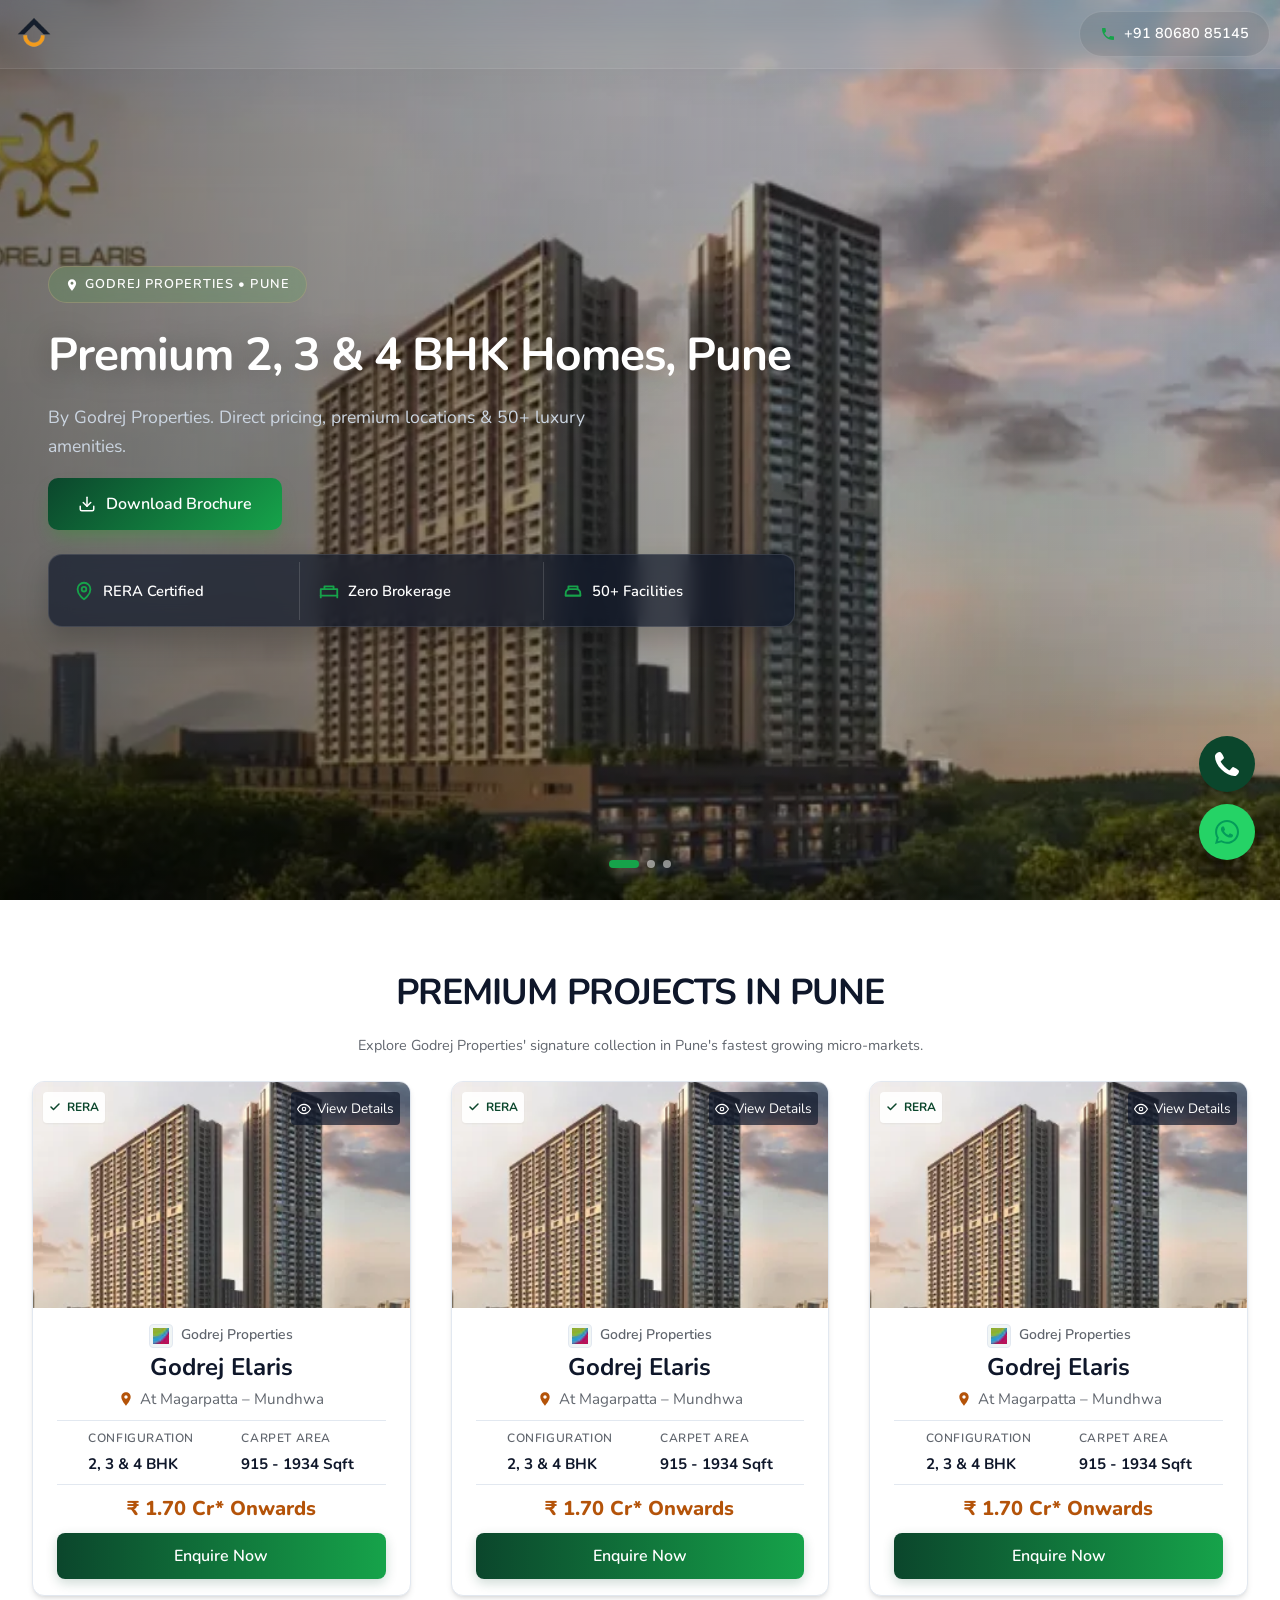
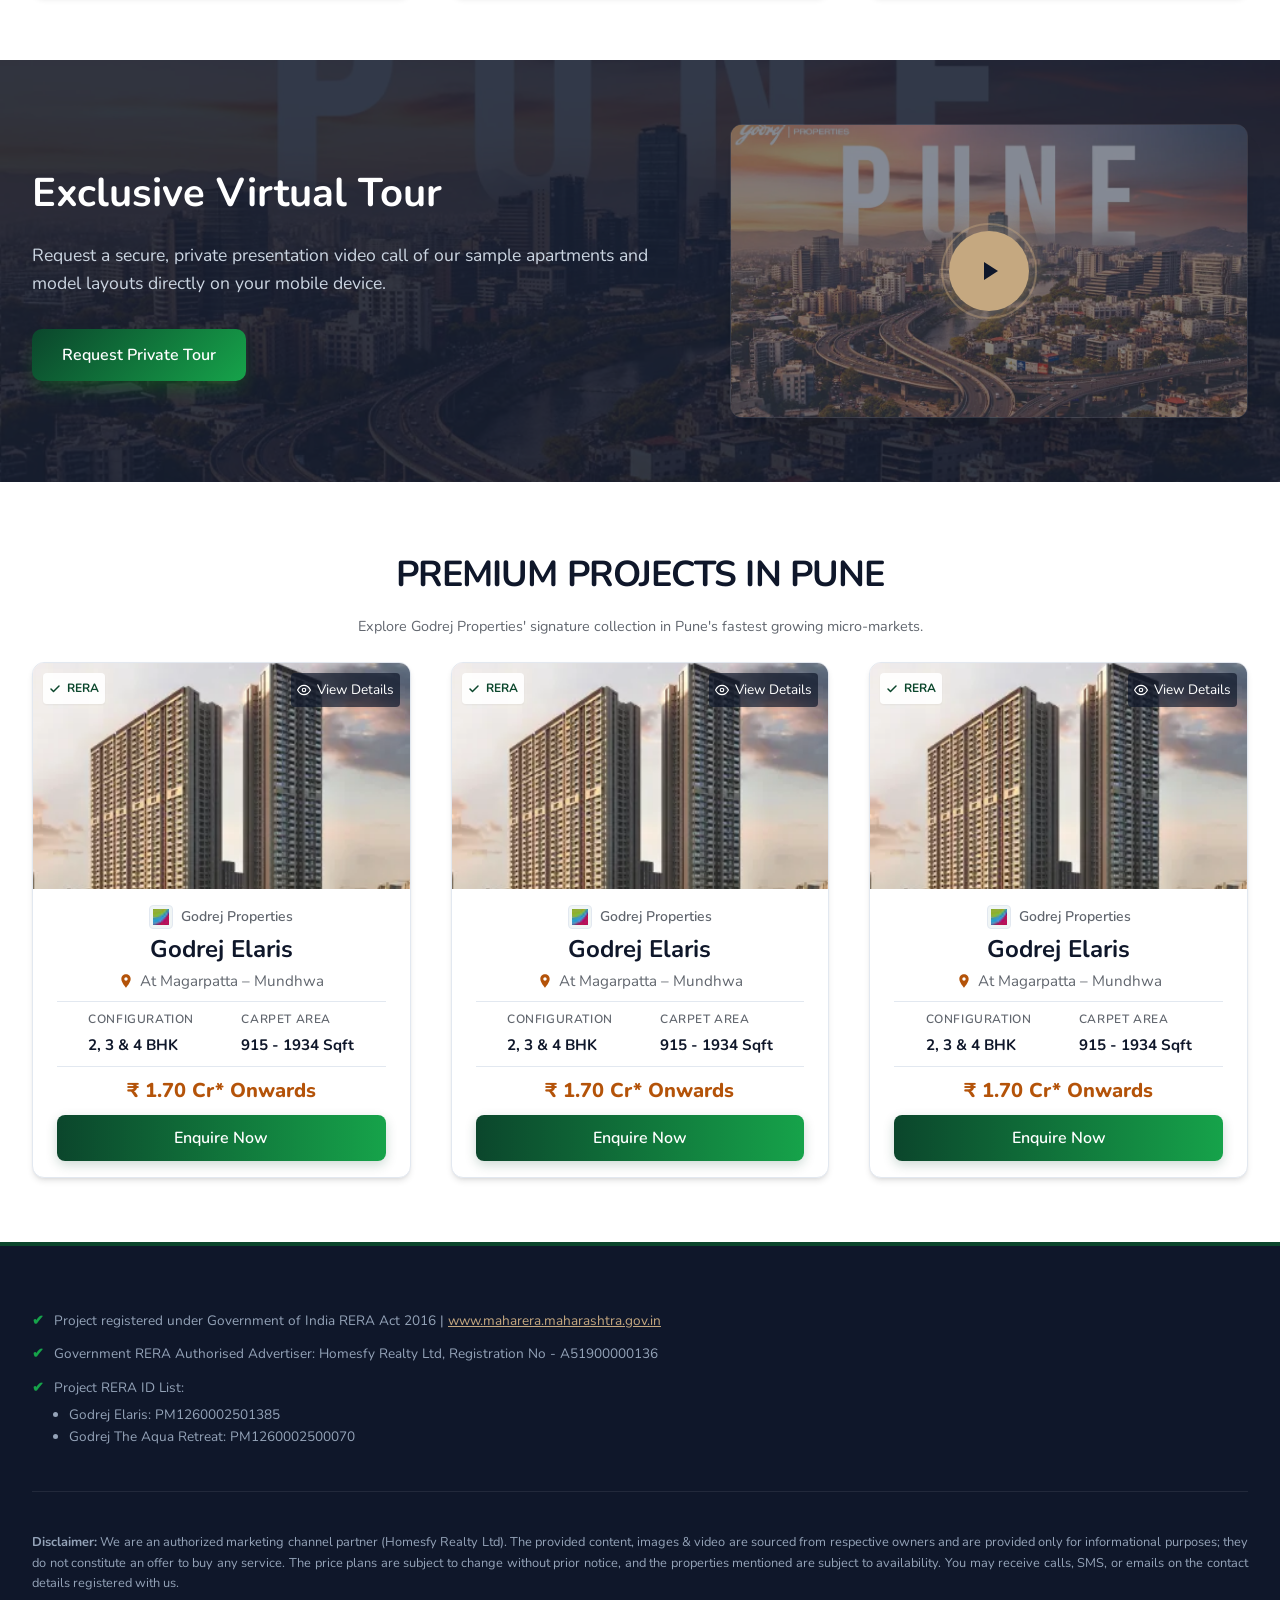
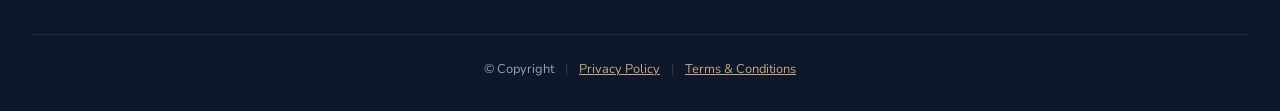
<file: index.html>
<!DOCTYPE html>
<html lang="en">

<head>
    <!-- Google Tag Manager -->
    <script>(function (w, d, s, l, i) {
            w[l] = w[l] || []; w[l].push({
                'gtm.start':
                    new Date().getTime(), event: 'gtm.js'
            }); var f = d.getElementsByTagName(s)[0],
                j = d.createElement(s), dl = l != 'dataLayer' ? '&l=' + l : ''; j.async = true; j.src =
                    'https://www.googletagmanager.com/gtm.js?id=' + i + dl; f.parentNode.insertBefore(j, f);
        })(window, document, 'script', 'dataLayer', 'GTM-KM9DRK9W');</script>
    <!-- End Google Tag Manager -->

    <meta charset="UTF-8">
    <meta name="viewport" content="width=device-width, initial-scale=1.0">
    <title>2, 3 & 4 BHK Apartments, Pune | Price, Floor Plans, Amenities | Download Brochure.</title>
    <meta name="description"
        content="Residential projects by Godrej Properties offer beautiful 2, 3 & 4 BHK apartments in Pune with world-class amenities and seamless connectivity for residents.">
    <meta name="keywords"
        content="Godrej Kharadi, Godrej Properties Kharadi, Godrej Kharadi Pune, Godrej Upper Kharadi, Godrej Properties Upper Kharadi, Godrej Kharadi New Launch, Godrej New Launch Kharadi, Godrej Upper Kharadi New Launch, Godrej New Launch Upper Kharadi.">

    <link rel="preload" as="image" fetchpriority="high" href="assests/images/banner/banner.webp"
        media="(min-width:769px)">
    <link rel="preload" as="image" fetchpriority="high" href="assests/images/banner/banner-480.webp"
        media="(max-width:768px)">
    <link rel="shortcut icon" href="assests/images/logo/homesfy-logo.webp" type="image/x-icon">
    <link rel="preload" as="font" type="font/ttf" href="assests/fonts/Nunito-VariableFont_wght.ttf" crossorigin>

    <style>
        @font-face {
            font-family: 'Nunito';
            src: url(assests/fonts/Nunito-VariableFont_wght.ttf);
            font-display: swap;
            font-weight: 400;
        }
    </style>

    <link rel="stylesheet" href="assests/css/style.css">
    <link rel="stylesheet" href="assests/css/main.css">
</head>

<body>
    <!-- Google Tag Manager (noscript) -->
    <noscript><iframe src="https://www.googletagmanager.com/ns.html?id=GTM-KM9DRK9W" height="0" width="0"
            style="display:none;visibility:hidden"></iframe></noscript>
    <!-- End Google Tag Manager (noscript) -->

    
    <!-- Header / Navbar -->
    <header class="banner-header-desktop">
        <div class="header-nav">
            <div class="logo-mark">
                <img src="assests/images/logo/homesfy-logo.webp" alt="Homesfy Logo" loading="lazy" width="48" height="48">
            </div>
            <a href="tel:+918068085145" class="banner-phone-link">
                <svg viewBox="0 0 24 24"><path d="M6.62 10.79a15.09 15.09 0 006.59 6.59l2.2-2.2a1 1 0 011.01-.24 11.36 11.36 0 003.57.57 1 1 0 011 1V20a1 1 0 01-1 1A17 17 0 013 4a1 1 0 011-1h3.5a1 1 0 011 1 11.36 11.36 0 00.57 3.57 1 1 0 01-.25 1.02z"/></svg>
                +91 80680 85145
            </a>
        </div>
    </header>

    <!-- Main Content -->
    <main>
        <section class="bannersection">
  <div class="hero-media">
    <div class="banner-carousel" id="bannerCarousel" aria-label="Banner image carousel">
      <div class="banner-slide active" style="background-image:url('assests/images/banner/card-lg-1.webp');"></div>
      <div class="banner-slide" style="background-image:url('assests/images/banner/card-lg-2.webp');"></div>
      <div class="banner-slide" style="background-image:url('assests/images/banner/card-lg-3.webp');"></div>
    </div>
    <div class="bannersection-overlay"></div>
    <div class="banner-carousel-dots" id="bannerDots" aria-label="Carousel navigation">
      <button class="carousel-dot active" data-index="0" aria-label="Slide 1"></button>
      <button class="carousel-dot" data-index="1" aria-label="Slide 2"></button>
      <button class="carousel-dot" data-index="2" aria-label="Slide 3"></button>
    </div>
  </div>

  <div class="hero-grid">
    <div class="hero-content">
      <div class="hero-tag">
        <svg viewBox="0 0 24 24" fill="currentColor"><path d="M12 2C8.13 2 5 5.13 5 9c0 5.25 7 13 7 13s7-7.75 7-13c0-3.87-3.13-7-7-7zm0 9.5c-1.38 0-2.5-1.12-2.5-2.5s1.12-2.5 2.5-2.5 2.5 1.12 2.5 2.5-1.12 2.5-2.5 2.5z"/></svg>
        Godrej Properties • Pune
      </div>

      <h1 class="hero-title">Premium <span>2, 3 &amp; 4 BHK</span> Homes, Pune</h1>

      <p class="hero-desc">By Godrej Properties. Direct pricing, premium locations &amp; 50+ luxury amenities.</p>

      <button class="btn-gold desktopBtn popup-trigger" data-subheading="Download Brochure">
        <svg viewBox="0 0 24 24" fill="none" stroke="currentColor" stroke-width="2" stroke-linecap="round" stroke-linejoin="round"><path d="M21 15v4a2 2 0 0 1-2 2H5a2 2 0 0 1-2-2v-4"></path><polyline points="7 10 12 15 17 10"></polyline><line x1="12" y1="15" x2="12" y2="3"></line></svg>
        Download Brochure
      </button>

      <div class="hero-highlights">
        <div class="highlight-item">
            <!-- <svg viewBox="0 0 24 24" fill="none" stroke="currentColor" stroke-width="2.5"><polyline points="20 6 9 17 4 12"></polyline></svg> -->
            RERA Certified</div>
        <div class="highlight-item">
            <!-- <svg viewBox="0 0 24 24" fill="none" stroke="currentColor" stroke-width="2.5"><polyline points="20 6 9 17 4 12"></polyline></svg> -->
            Zero Brokerage</div>
        <div class="highlight-item">
            <!-- <svg viewBox="0 0 24 24" fill="none" stroke="currentColor" stroke-width="2.5"><polyline points="20 6 9 17 4 12"></polyline></svg> -->
            50+ Facilities</div>
      </div>
    </div>

    <div class="hero-form-wrapper">
      <div class="hero-form-card" id="stickyForm">
        <div class="form-header">
          <h2 class="form-title">Enquire Now</h2>
          <p class="form-subtitle">Register to unlock exclusive pricing &amp; offers</p>
        </div>
        <form id="ModalFormSlug1" data-tracking-id="form_2">
          <div class="form-inputContainer">
            <label class="form-label" for="f-name">Full Name</label>
            <input id="f-name" type="text" class="form-input form-name" placeholder="Enter your name" required />
          </div>
          <div class="form-inputContainer row-split">
            <div>
              <label class="form-label" for="f-code">Code</label>
              <select id="f-code" class="form-input form-country" required>
                <option value="+91" selected>India (+91)</option>
                <option value="+1">USA (+1)</option>
                <option value="+44">UK (+44)</option>
              </select>
            </div>
            <div>
              <label class="form-label" for="f-number">Mobile Number</label>
              <input id="f-number" type="text" class="form-input form-number" placeholder="98765 43210" required />
            </div>
          </div>
          <div class="form-inputContainer">
            <label class="form-label" for="f-project">Project</label>
            <select id="f-project" class="form-input form-project" required>
              <option value="6056" disabled selected>Select Project</option>
              <option value="5780">Godrej Elaris</option>
              <option value="6023">Godrej Kharadi</option>
              <option value="6052">The Aqua Retreat</option>
            </select>
          </div>
          <div class="consent-row">
            <input type="checkbox" id="form-checkbox" checked required />
            <label for="form-checkbox" class="form-checkboxlabel">I consent to receive updates in accordance with the <a href="https://www.homesfy.co.in/privacy.html" target="_blank" rel="noopener">privacy policy</a></label>
          </div>
          <button type="submit" class="form-SubmitBtn">Get Offer Details</button>
        </form>
      </div>
    </div>
  </div>
</section>

        <!-- Property Grid Section -->
        <section class="property-cards-section">
            <div class="section-container">
                <div class="section-header">
                    <h2 class="section-title">Premium Projects in Pune</h2>
                    <p class="section-subtitle">Explore Godrej Properties' signature collection in Pune's fastest
                        growing micro-markets.</p>
                </div>

                <div class="property-cards-container">
                    <!-- Project 1 -->
                     <div class="property-card card1">
                        <div class="property-card-inner">
                            <div class="property-card-face property-card-front">
                                <div class="image-container">
                                    <picture>
                                        <source srcset="assests/images/banner/card1.webp" media="(max-width: 768px)">
                                        <img src="assests/images/banner/card-lg-1.webp" alt="Godrej Elaris"
                                            class="property-image" loading="lazy">
                                    </picture>
                                    <div class="rera-badge">
                                        <svg viewBox="0 0 24 24" fill="none" stroke="currentColor" stroke-width="3"
                                            stroke-linecap="round" stroke-linejoin="round">
                                            <polyline points="20 6 9 17 4 12"></polyline>
                                        </svg>
                                        <span>RERA</span>
                                    </div>
                                    <div class="view-count flip-toggle">
                                        <svg viewBox="0 0 24 24" fill="none" stroke="currentColor" stroke-width="2"
                                            stroke-linecap="round" stroke-linejoin="round">
                                            <path d="M1 12s4-8 11-8 11 8 11 8-4 8-11 8-11-8-11-8z"></path>
                                            <circle cx="12" cy="12" r="3"></circle>
                                        </svg>
                                        <span>View Details</span>
                                    </div>
                                </div>
                                <div class="content">
                                    <div class="developer-info">
                                        <div class="developer-icon">
                                            <img src="assests/images/logo/godrej-favicon.webp" alt="Godrej Logo" loading="lazy">
                                        </div>
                                        <span class="developer-name">Godrej Properties</span>
                                    </div>
                                    <h3 class="property-title">Godrej Elaris</h3>
                                    <div class="location">
                                        <svg viewBox="0 0 24 24" fill="currentColor">
                                            <path
                                                d="M12 2C8.13 2 5 5.13 5 9c0 5.25 7 13 7 13s7-7.75 7-13c0-3.87-3.13-7-7-7zm0 9.5c-1.38 0-2.5-1.12-2.5-2.5s1.12-2.5 2.5-2.5 2.5 1.12 2.5 2.5-1.12 2.5-2.5 2.5z" />
                                        </svg>
                                        <span>At Magarpatta – Mundhwa</span>
                                    </div>
                                    <div class="property-details">
                                        <div class="detail-item">
                                            <span class="detail-label">Configuration</span>
                                            <span class="detail-value">2, 3 & 4 BHK</span>
                                        </div>
                                        <div class="detail-item">
                                            <span class="detail-label">Carpet Area</span>
                                            <span class="detail-value">915 - 1934 Sqft</span>
                                        </div>
                                    </div>
                                    <div class="price-range">₹ 1.70 Cr* Onwards</div>
                                    <button class="enquire-now-btn popup-trigger"
                                        data-subheading="Enquire about Godrej Elaris">Enquire Now</button>
                                </div>
                            </div>
                            <div class="property-card-face property-card-back">
                                <div class="back-panel">
                                    <div class="back-header">
                                        <h4>Godrej Elaris</h4>
                                        <button type="button" class="back-close flip-toggle" aria-label="Close details">
                                            <svg viewBox="0 0 24 24" fill="none" stroke="currentColor" stroke-width="2.5" stroke-linecap="round">
                                                <line x1="18" y1="6" x2="6" y2="18"></line>
                                                <line x1="6" y1="6" x2="18" y2="18"></line>
                                            </svg>
                                        </button>
                                    </div>

                                    <p>Magarpatta - Mundhwa, Pune</p>
                                    <span>Experience premium living surrounded by lush green spaces, world-class amenities, and excellent connectivity in East Pune.</span>
                                    <span class="back-label">location and highlight</span>
                                    <ul class="amenities-list">
                                        <li>Clubhouse with indoor recreation spaces</li>
                                        <li>Swimming pool and wellness zone</li>
                                        <li>Children's play area and jogging track</li>
                                        <li>Close to EON IT Park and business hubs</li>
                                    </ul>
                                    <span class="back-label">Amenities</span>
                                    <div class="amenities-chips">
                                        <span class="amenity-chip">Clubhouse</span>
                                        <span class="amenity-chip">Swimming Pool</span>
                                        <span class="amenity-chip">Gymnasium</span>
                                        <span class="amenity-chip">24x7 Security</span>
                                        <span class="amenity-chip amenity-chip-more">+10 More</span>
                                    </div>
                                </div>
                                
                                <button type="button" class="enquire-now-btn popup-trigger"data-subheading="Enquire about Godrej Elaris">Enquire Now</button>
                            </div>
                        </div>
                    </div>

                    <!-- Project 2 -->
                    <div class="property-card card2">
                        <div class="property-card-inner">
                            <div class="property-card-face property-card-front">
                                <div class="image-container">
                                    <picture>
                                        <source srcset="assests/images/banner/card1.webp" media="(max-width: 768px)">
                                        <img src="assests/images/banner/card-lg-1.webp" alt="Godrej Elaris"
                                            class="property-image" loading="lazy">
                                    </picture>
                                    <div class="rera-badge">
                                        <svg viewBox="0 0 24 24" fill="none" stroke="currentColor" stroke-width="3"
                                            stroke-linecap="round" stroke-linejoin="round">
                                            <polyline points="20 6 9 17 4 12"></polyline>
                                        </svg>
                                        <span>RERA</span>
                                    </div>
                                    <div class="view-count flip-toggle">
                                        <svg viewBox="0 0 24 24" fill="none" stroke="currentColor" stroke-width="2"
                                            stroke-linecap="round" stroke-linejoin="round">
                                            <path d="M1 12s4-8 11-8 11 8 11 8-4 8-11 8-11-8-11-8z"></path>
                                            <circle cx="12" cy="12" r="3"></circle>
                                        </svg>
                                        <span>View Details</span>
                                    </div>
                                </div>
                                <div class="content">
                                    <div class="developer-info">
                                        <div class="developer-icon">
                                            <img src="assests/images/logo/godrej-favicon.webp" alt="Godrej Logo" loading="lazy">
                                        </div>
                                        <span class="developer-name">Godrej Properties</span>
                                    </div>
                                    <h3 class="property-title">Godrej Elaris</h3>
                                    <div class="location">
                                        <svg viewBox="0 0 24 24" fill="currentColor">
                                            <path
                                                d="M12 2C8.13 2 5 5.13 5 9c0 5.25 7 13 7 13s7-7.75 7-13c0-3.87-3.13-7-7-7zm0 9.5c-1.38 0-2.5-1.12-2.5-2.5s1.12-2.5 2.5-2.5 2.5 1.12 2.5 2.5-1.12 2.5-2.5 2.5z" />
                                        </svg>
                                        <span>At Magarpatta – Mundhwa</span>
                                    </div>
                                    <div class="property-details">
                                        <div class="detail-item">
                                            <span class="detail-label">Configuration</span>
                                            <span class="detail-value">2, 3 & 4 BHK</span>
                                        </div>
                                        <div class="detail-item">
                                            <span class="detail-label">Carpet Area</span>
                                            <span class="detail-value">915 - 1934 Sqft</span>
                                        </div>
                                    </div>
                                    <div class="price-range">₹ 1.70 Cr* Onwards</div>
                                    <button class="enquire-now-btn popup-trigger"
                                        data-subheading="Enquire about Godrej Elaris">Enquire Now</button>
                                </div>
                            </div>
                            <div class="property-card-face property-card-back">
                                <div class="back-panel">
                                    <div class="back-header">
                                        <h4>Godrej Elaris</h4>
                                        <button type="button" class="back-close flip-toggle" aria-label="Close details">
                                            <svg viewBox="0 0 24 24" fill="none" stroke="currentColor" stroke-width="2.5" stroke-linecap="round">
                                                <line x1="18" y1="6" x2="6" y2="18"></line>
                                                <line x1="6" y1="6" x2="18" y2="18"></line>
                                            </svg>
                                        </button>
                                    </div>

                                    <p>Magarpatta - Mundhwa, Pune</p>
                                    <span>Experience premium living surrounded by lush green spaces, world-class amenities, and excellent connectivity in East Pune.</span>
                                    <span class="back-label">location and highlight</span>
                                    <ul class="amenities-list">
                                        <li>Clubhouse with indoor recreation spaces</li>
                                        <li>Swimming pool and wellness zone</li>
                                        <li>Children's play area and jogging track</li>
                                        <li>Close to EON IT Park and business hubs</li>
                                    </ul>
                                    <span class="back-label">Amenities</span>
                                    <div class="amenities-chips">
                                        <span class="amenity-chip">Clubhouse</span>
                                        <span class="amenity-chip">Swimming Pool</span>
                                        <span class="amenity-chip">Gymnasium</span>
                                        <span class="amenity-chip">24x7 Security</span>
                                        <span class="amenity-chip amenity-chip-more">+10 More</span>
                                    </div>
                                </div>
                                
                                <button type="button" class="enquire-now-btn popup-trigger"data-subheading="Enquire about Godrej Elaris">Enquire Now</button>
                            </div>
                        </div>
                    </div>

                    <!-- Project 3 -->
                    <div class="property-card card3">
                        <div class="property-card-inner">
                            <div class="property-card-face property-card-front">
                                <div class="image-container">
                                    <picture>
                                        <source srcset="assests/images/banner/card1.webp" media="(max-width: 768px)">
                                        <img src="assests/images/banner/card-lg-1.webp" alt="Godrej Elaris"
                                            class="property-image" loading="lazy">
                                    </picture>
                                    <div class="rera-badge">
                                        <svg viewBox="0 0 24 24" fill="none" stroke="currentColor" stroke-width="3"
                                            stroke-linecap="round" stroke-linejoin="round">
                                            <polyline points="20 6 9 17 4 12"></polyline>
                                        </svg>
                                        <span>RERA</span>
                                    </div>
                                    <div class="view-count flip-toggle">
                                        <svg viewBox="0 0 24 24" fill="none" stroke="currentColor" stroke-width="2"
                                            stroke-linecap="round" stroke-linejoin="round">
                                            <path d="M1 12s4-8 11-8 11 8 11 8-4 8-11 8-11-8-11-8z"></path>
                                            <circle cx="12" cy="12" r="3"></circle>
                                        </svg>
                                        <span>View Details</span>
                                    </div>
                                </div>
                                <div class="content">
                                    <div class="developer-info">
                                        <div class="developer-icon">
                                            <img src="assests/images/logo/godrej-favicon.webp" alt="Godrej Logo" loading="lazy">
                                        </div>
                                        <span class="developer-name">Godrej Properties</span>
                                    </div>
                                    <h3 class="property-title">Godrej Elaris</h3>
                                    <div class="location">
                                        <svg viewBox="0 0 24 24" fill="currentColor">
                                            <path
                                                d="M12 2C8.13 2 5 5.13 5 9c0 5.25 7 13 7 13s7-7.75 7-13c0-3.87-3.13-7-7-7zm0 9.5c-1.38 0-2.5-1.12-2.5-2.5s1.12-2.5 2.5-2.5 2.5 1.12 2.5 2.5-1.12 2.5-2.5 2.5z" />
                                        </svg>
                                        <span>At Magarpatta – Mundhwa</span>
                                    </div>
                                    <div class="property-details">
                                        <div class="detail-item">
                                            <span class="detail-label">Configuration</span>
                                            <span class="detail-value">2, 3 & 4 BHK</span>
                                        </div>
                                        <div class="detail-item">
                                            <span class="detail-label">Carpet Area</span>
                                            <span class="detail-value">915 - 1934 Sqft</span>
                                        </div>
                                    </div>
                                    <div class="price-range">₹ 1.70 Cr* Onwards</div>
                                    <button class="enquire-now-btn popup-trigger"
                                        data-subheading="Enquire about Godrej Elaris">Enquire Now</button>
                                </div>
                            </div>
                            <div class="property-card-face property-card-back">
                                <div class="back-panel">
                                    <div class="back-header">
                                        <h4>Godrej Elaris</h4>
                                        <button type="button" class="back-close flip-toggle" aria-label="Close details">
                                            <svg viewBox="0 0 24 24" fill="none" stroke="currentColor" stroke-width="2.5" stroke-linecap="round">
                                                <line x1="18" y1="6" x2="6" y2="18"></line>
                                                <line x1="6" y1="6" x2="18" y2="18"></line>
                                            </svg>
                                        </button>
                                    </div>

                                    <p>Magarpatta - Mundhwa, Pune</p>
                                    <span>Experience premium living surrounded by lush green spaces, world-class amenities, and excellent connectivity in East Pune.</span>
                                    <span class="back-label">location and highlight</span>
                                    <ul class="amenities-list">
                                        <li>Clubhouse with indoor recreation spaces</li>
                                        <li>Swimming pool and wellness zone</li>
                                        <li>Children's play area and jogging track</li>
                                        <li>Close to EON IT Park and business hubs</li>
                                    </ul>
                                    <span class="back-label">Amenities</span>
                                    <div class="amenities-chips">
                                        <span class="amenity-chip">Clubhouse</span>
                                        <span class="amenity-chip">Swimming Pool</span>
                                        <span class="amenity-chip">Gymnasium</span>
                                        <span class="amenity-chip">24x7 Security</span>
                                        <span class="amenity-chip amenity-chip-more">+10 More</span>
                                    </div>
                                </div>
                                
                                <button type="button" class="enquire-now-btn popup-trigger"data-subheading="Enquire about Godrej Elaris">Enquire Now</button>
                            </div>
                        </div>
                    </div>
                </div>
            </div>
        </section>

        <!-- Video tour CTA Section -->
        <section class="video-cta-section">
            <div class="section-container">
                <div class="video-cta-grid">
                    <div class="video-cta-text">
                        <h2>Exclusive Virtual Tour</h2>
                        <p>Request a secure, private presentation video call of our sample apartments and model layouts
                            directly on your mobile device.</p>
                        <button class="btn-gold popup-trigger"
                            data-subheading="Request Private Video Presentation Tour">
                            Request Private Tour
                        </button>
                    </div>
                    <div class="video-preview-wrapper">
                        <img src="assests/images/banner/banner.webp" alt="Video presentation preview"
                            class="video-preview-img">
                        <div class="video-play-overlay popup-trigger" data-subheading="Play Presentation Video Tour">
                            <div class="play-btn-circle">
                                <svg viewBox="0 0 24 24" fill="currentColor">
                                    <polygon points="5 3 19 12 5 21 5 3"></polygon>
                                </svg>
                            </div>
                        </div>
                    </div>
                </div>
            </div>
        </section>

        <section class="property-cards-section">
            <div class="section-container">
                <div class="section-header">
                    <h2 class="section-title">Premium Projects in Pune</h2>
                    <p class="section-subtitle">Explore Godrej Properties' signature collection in Pune's fastest
                        growing micro-markets.</p>
                </div>

                <div class="property-cards-container">
                    <!-- Project 1 -->
                    <div class="property-card card4">
                        <div class="property-card-inner">
                            <div class="property-card-face property-card-front">
                                <div class="image-container">
                                    <picture>
                                        <source srcset="assests/images/banner/card1.webp" media="(max-width: 768px)">
                                        <img src="assests/images/banner/card-lg-1.webp" alt="Godrej Elaris"
                                            class="property-image" loading="lazy">
                                    </picture>
                                    <div class="rera-badge">
                                        <svg viewBox="0 0 24 24" fill="none" stroke="currentColor" stroke-width="3"
                                            stroke-linecap="round" stroke-linejoin="round">
                                            <polyline points="20 6 9 17 4 12"></polyline>
                                        </svg>
                                        <span>RERA</span>
                                    </div>
                                    <div class="view-count flip-toggle">
                                        <svg viewBox="0 0 24 24" fill="none" stroke="currentColor" stroke-width="2"
                                            stroke-linecap="round" stroke-linejoin="round">
                                            <path d="M1 12s4-8 11-8 11 8 11 8-4 8-11 8-11-8-11-8z"></path>
                                            <circle cx="12" cy="12" r="3"></circle>
                                        </svg>
                                        <span>View Details</span>
                                    </div>
                                </div>
                                <div class="content">
                                    <div class="developer-info">
                                        <div class="developer-icon">
                                            <img src="assests/images/logo/godrej-favicon.webp" alt="Godrej Logo" loading="lazy">
                                        </div>
                                        <span class="developer-name">Godrej Properties</span>
                                    </div>
                                    <h3 class="property-title">Godrej Elaris</h3>
                                    <div class="location">
                                        <svg viewBox="0 0 24 24" fill="currentColor">
                                            <path
                                                d="M12 2C8.13 2 5 5.13 5 9c0 5.25 7 13 7 13s7-7.75 7-13c0-3.87-3.13-7-7-7zm0 9.5c-1.38 0-2.5-1.12-2.5-2.5s1.12-2.5 2.5-2.5 2.5 1.12 2.5 2.5-1.12 2.5-2.5 2.5z" />
                                        </svg>
                                        <span>At Magarpatta – Mundhwa</span>
                                    </div>
                                    <div class="property-details">
                                        <div class="detail-item">
                                            <span class="detail-label">Configuration</span>
                                            <span class="detail-value">2, 3 & 4 BHK</span>
                                        </div>
                                        <div class="detail-item">
                                            <span class="detail-label">Carpet Area</span>
                                            <span class="detail-value">915 - 1934 Sqft</span>
                                        </div>
                                    </div>
                                    <div class="price-range">₹ 1.70 Cr* Onwards</div>
                                    <button class="enquire-now-btn popup-trigger"
                                        data-subheading="Enquire about Godrej Elaris">Enquire Now</button>
                                </div>
                            </div>
                            <div class="property-card-face property-card-back">
                                <div class="back-panel">
                                    <div class="back-header">
                                        <h4>Godrej Elaris</h4>
                                        <button type="button" class="back-close flip-toggle" aria-label="Close details">
                                            <svg viewBox="0 0 24 24" fill="none" stroke="currentColor" stroke-width="2.5" stroke-linecap="round">
                                                <line x1="18" y1="6" x2="6" y2="18"></line>
                                                <line x1="6" y1="6" x2="18" y2="18"></line>
                                            </svg>
                                        </button>
                                    </div>

                                    <p>Magarpatta - Mundhwa, Pune</p>
                                    <span>Experience premium living surrounded by lush green spaces, world-class amenities, and excellent connectivity in East Pune.</span>
                                    <span class="back-label">location and highlight</span>
                                    <ul class="amenities-list">
                                        <li>Clubhouse with indoor recreation spaces</li>
                                        <li>Swimming pool and wellness zone</li>
                                        <li>Children's play area and jogging track</li>
                                        <li>Close to EON IT Park and business hubs</li>
                                    </ul>
                                    <span class="back-label">Amenities</span>
                                    <div class="amenities-chips">
                                        <span class="amenity-chip">Clubhouse</span>
                                        <span class="amenity-chip">Swimming Pool</span>
                                        <span class="amenity-chip">Gymnasium</span>
                                        <span class="amenity-chip">24x7 Security</span>
                                        <span class="amenity-chip amenity-chip-more">+10 More</span>
                                    </div>
                                </div>
                                
                                <button type="button" class="enquire-now-btn popup-trigger"data-subheading="Enquire about Godrej Elaris">Enquire Now</button>
                            </div>
                        </div>
                    </div>

                    <div class="property-card card5">
                        <div class="property-card-inner">
                            <div class="property-card-face property-card-front">
                                <div class="image-container">
                                    <picture>
                                        <source srcset="assests/images/banner/card1.webp" media="(max-width: 768px)">
                                        <img src="assests/images/banner/card-lg-1.webp" alt="Godrej Elaris"
                                            class="property-image" loading="lazy">
                                    </picture>
                                    <div class="rera-badge">
                                        <svg viewBox="0 0 24 24" fill="none" stroke="currentColor" stroke-width="3"
                                            stroke-linecap="round" stroke-linejoin="round">
                                            <polyline points="20 6 9 17 4 12"></polyline>
                                        </svg>
                                        <span>RERA</span>
                                    </div>
                                    <div class="view-count flip-toggle">
                                        <svg viewBox="0 0 24 24" fill="none" stroke="currentColor" stroke-width="2"
                                            stroke-linecap="round" stroke-linejoin="round">
                                            <path d="M1 12s4-8 11-8 11 8 11 8-4 8-11 8-11-8-11-8z"></path>
                                            <circle cx="12" cy="12" r="3"></circle>
                                        </svg>
                                        <span>View Details</span>
                                    </div>
                                </div>
                                <div class="content">
                                    <div class="developer-info">
                                        <div class="developer-icon">
                                            <img src="assests/images/logo/godrej-favicon.webp" alt="Godrej Logo" loading="lazy">
                                        </div>
                                        <span class="developer-name">Godrej Properties</span>
                                    </div>
                                    <h3 class="property-title">Godrej Elaris</h3>
                                    <div class="location">
                                        <svg viewBox="0 0 24 24" fill="currentColor">
                                            <path
                                                d="M12 2C8.13 2 5 5.13 5 9c0 5.25 7 13 7 13s7-7.75 7-13c0-3.87-3.13-7-7-7zm0 9.5c-1.38 0-2.5-1.12-2.5-2.5s1.12-2.5 2.5-2.5 2.5 1.12 2.5 2.5-1.12 2.5-2.5 2.5z" />
                                        </svg>
                                        <span>At Magarpatta – Mundhwa</span>
                                    </div>
                                    <div class="property-details">
                                        <div class="detail-item">
                                            <span class="detail-label">Configuration</span>
                                            <span class="detail-value">2, 3 & 4 BHK</span>
                                        </div>
                                        <div class="detail-item">
                                            <span class="detail-label">Carpet Area</span>
                                            <span class="detail-value">915 - 1934 Sqft</span>
                                        </div>
                                    </div>
                                    <div class="price-range">₹ 1.70 Cr* Onwards</div>
                                    <button class="enquire-now-btn popup-trigger"
                                        data-subheading="Enquire about Godrej Elaris">Enquire Now</button>
                                </div>
                            </div>
                            <div class="property-card-face property-card-back">
                                <div class="back-panel">
                                    <div class="back-header">
                                        <h4>Godrej Elaris</h4>
                                        <button type="button" class="back-close flip-toggle" aria-label="Close details">
                                            <svg viewBox="0 0 24 24" fill="none" stroke="currentColor" stroke-width="2.5" stroke-linecap="round">
                                                <line x1="18" y1="6" x2="6" y2="18"></line>
                                                <line x1="6" y1="6" x2="18" y2="18"></line>
                                            </svg>
                                        </button>
                                    </div>

                                    <p>Magarpatta - Mundhwa, Pune</p>
                                    <span>Experience premium living surrounded by lush green spaces, world-class amenities, and excellent connectivity in East Pune.</span>
                                    <span class="back-label">location and highlight</span>
                                    <ul class="amenities-list">
                                        <li>Clubhouse with indoor recreation spaces</li>
                                        <li>Swimming pool and wellness zone</li>
                                        <li>Children's play area and jogging track</li>
                                        <li>Close to EON IT Park and business hubs</li>
                                    </ul>
                                    <span class="back-label">Amenities</span>
                                    <div class="amenities-chips">
                                        <span class="amenity-chip">Clubhouse</span>
                                        <span class="amenity-chip">Swimming Pool</span>
                                        <span class="amenity-chip">Gymnasium</span>
                                        <span class="amenity-chip">24x7 Security</span>
                                        <span class="amenity-chip amenity-chip-more">+10 More</span>
                                    </div>
                                </div>
                                
                                <button type="button" class="enquire-now-btn popup-trigger"data-subheading="Enquire about Godrej Elaris">Enquire Now</button>
                            </div>
                        </div>
                    </div>

                    <div class="property-card card6">
                        <div class="property-card-inner">
                            <div class="property-card-face property-card-front">
                                <div class="image-container">
                                    <picture>
                                        <source srcset="assests/images/banner/card1.webp" media="(max-width: 768px)">
                                        <img src="assests/images/banner/card-lg-1.webp" alt="Godrej Elaris"
                                            class="property-image" loading="lazy">
                                    </picture>
                                    <div class="rera-badge">
                                        <svg viewBox="0 0 24 24" fill="none" stroke="currentColor" stroke-width="3"
                                            stroke-linecap="round" stroke-linejoin="round">
                                            <polyline points="20 6 9 17 4 12"></polyline>
                                        </svg>
                                        <span>RERA</span>
                                    </div>
                                    <div class="view-count flip-toggle">
                                        <svg viewBox="0 0 24 24" fill="none" stroke="currentColor" stroke-width="2"
                                            stroke-linecap="round" stroke-linejoin="round">
                                            <path d="M1 12s4-8 11-8 11 8 11 8-4 8-11 8-11-8-11-8z"></path>
                                            <circle cx="12" cy="12" r="3"></circle>
                                        </svg>
                                        <span>View Details</span>
                                    </div>
                                </div>
                                <div class="content">
                                    <div class="developer-info">
                                        <div class="developer-icon">
                                            <img src="assests/images/logo/godrej-favicon.webp" alt="Godrej Logo" loading="lazy">
                                        </div>
                                        <span class="developer-name">Godrej Properties</span>
                                    </div>
                                    <h3 class="property-title">Godrej Elaris</h3>
                                    <div class="location">
                                        <svg viewBox="0 0 24 24" fill="currentColor">
                                            <path
                                                d="M12 2C8.13 2 5 5.13 5 9c0 5.25 7 13 7 13s7-7.75 7-13c0-3.87-3.13-7-7-7zm0 9.5c-1.38 0-2.5-1.12-2.5-2.5s1.12-2.5 2.5-2.5 2.5 1.12 2.5 2.5-1.12 2.5-2.5 2.5z" />
                                        </svg>
                                        <span>At Magarpatta – Mundhwa</span>
                                    </div>
                                    <div class="property-details">
                                        <div class="detail-item">
                                            <span class="detail-label">Configuration</span>
                                            <span class="detail-value">2, 3 & 4 BHK</span>
                                        </div>
                                        <div class="detail-item">
                                            <span class="detail-label">Carpet Area</span>
                                            <span class="detail-value">915 - 1934 Sqft</span>
                                        </div>
                                    </div>
                                    <div class="price-range">₹ 1.70 Cr* Onwards</div>
                                    <button class="enquire-now-btn popup-trigger"
                                        data-subheading="Enquire about Godrej Elaris">Enquire Now</button>
                                </div>
                            </div>
                            <div class="property-card-face property-card-back">
                                <div class="back-panel">
                                    <div class="back-header">
                                        <h4>Godrej Elaris</h4>
                                        <button type="button" class="back-close flip-toggle" aria-label="Close details">
                                            <svg viewBox="0 0 24 24" fill="none" stroke="currentColor" stroke-width="2.5" stroke-linecap="round">
                                                <line x1="18" y1="6" x2="6" y2="18"></line>
                                                <line x1="6" y1="6" x2="18" y2="18"></line>
                                            </svg>
                                        </button>
                                    </div>

                                    <p>Magarpatta - Mundhwa, Pune</p>
                                    <span>Experience premium living surrounded by lush green spaces, world-class amenities, and excellent connectivity in East Pune.</span>
                                    <span class="back-label">location and highlight</span>
                                    <ul class="amenities-list">
                                        <li>Clubhouse with indoor recreation spaces</li>
                                        <li>Swimming pool and wellness zone</li>
                                        <li>Children's play area and jogging track</li>
                                        <li>Close to EON IT Park and business hubs</li>
                                    </ul>
                                    <span class="back-label">Amenities</span>
                                    <div class="amenities-chips">
                                        <span class="amenity-chip">Clubhouse</span>
                                        <span class="amenity-chip">Swimming Pool</span>
                                        <span class="amenity-chip">Gymnasium</span>
                                        <span class="amenity-chip">24x7 Security</span>
                                        <span class="amenity-chip amenity-chip-more">+10 More</span>
                                    </div>
                                </div>
                                
                                <button type="button" class="enquire-now-btn popup-trigger"data-subheading="Enquire about Godrej Elaris">Enquire Now</button>
                            </div>
                        </div>
                    </div>

                    <!-- End of Container-->
                </div>
            </div>
        </section>
    </main>

    <!-- Popup Modal Form wrapper -->
    <section class="section-popup-form" role="alertdialog" aria-labelledby="popup-form-heading">
        <div class="popup-form-overlay" id="modalFormOverlay"></div>
        <div class="popup-form-container" id="modalFormContainer">
            <button class="popup-form-close" role="button" aria-label="Close Popup Form">&times;</button>
            <form id="ModalFormSlug2" data-tracking-id="form_2">
                <img src="assests/images/logo/homesfy-logo.webp" alt="Homesfy Logo" width="100" height="40"
                    loading="lazy">
                <h3 class="popup-form-heading" id="popup-form-heading">Enquire Now</h3>
                <p class="section-subheading popupform-subheading" id="popupform-subheading"></p>
                <hr style="margin-bottom: 20px; border: 0; border-top: 1px solid var(--border-color);">

                <div class="popupform-inputcontainer">
                    <input class="popupform-input form-name" placeholder="Enter Name" autocomplete="name" required
                        aria-label="Enter Your Name" id="popupform-name">
                </div>
                <div class="popupform-inputcontainer">
                    <select id="popupform-select" class="popupform-input form-country" required
                        aria-label="Select Country Code">
                        <!-- Filled by countrydata.js -->
                    </select>
                </div>
                <div class="popupform-inputcontainer">
                    <input class="popupform-input form-number" placeholder="Enter Mobile Number" autocomplete="mobile"
                        required aria-label="Enter Your Mobile Number" id="popupform-number">
                </div>
                <div class="popupform-inputcontainer">
                    <select class="popupform-input form-project" aria-label="Select Project"
                        required>
                        <option value=6056 disabled selected>Select Project</option>
                        <option value=5780>Godrej Elaris</option>
                        <option value=6023>Godrej Kharadi</option>
                        <option value=6052>The Aqua Retreat</option>
                    </select>
                </div>
                
                <div class="popupform-inputcontainer"
                    style="display: flex; align-items: flex-start; gap: 10px; text-align: left;">
                    <input type="checkbox" id="popupform-checkbox" checked required
                        aria-label="I consent to the use of provided data in accordance with the Privacy Policy">
                    <label for="popupform-checkbox" class="bannerform-checkboxlabel">I consent to receive updates in
                        accordance with the <a href="https://www.homesfy.co.in/privacy.html" target="_blank"
                            style="color: var(--primary-green-light);">privacy policy</a></label>
                </div>
                <div class="popupform-inputcontainer">
                    <input type="submit" value="Submit Now" class="popupform-submitBtn" role="button"
                        aria-label="Submit Form">
                </div>
            </form>
        </div>
    </section>

    <!-- Desktop Side Widgets -->
    <section class="ivr-container-desktop">
        <div class="ivr-desktop-buttons">
            <a href="#" class="ivr-phoneIcon-desktop IVR_Phone_No_Url" aria-label="Call Support">
                <img src="assests/images/icons/call.svg" alt="Call" width="24" height="24" loading="lazy">
            </a>
            <a href="" target="_blank" rel="noopener noreferrer" class="ivr-whatsapp-desktop whatsapp_url"
                aria-label="Chat with advisor">
                <img src="assests/images/icons/whatsapp.svg" alt="Whatsapp" width="24" height="24" loading="lazy">
            </a>
        </div>
    </section>

    <!-- Mobile Bottom Fixed Navigation -->
    <section class="ivr-container">
        <div class="ivr-flexContainer">
            <a class="ivr-phoneIcon IVR_Phone_No_Url ivr_button" aria-label="Call Support" href="tel:">
                <img src="assests/images/icons/call.svg" alt="Call" width="20" height="20" loading="lazy"> Call
            </a>
            <button class="ivr-siteVisitBtn popup-trigger ivr_button" data-subheading="Book Free Site Visit"
                aria-label="Book Free Site Visit">
                Book Visit
                <img src="assests/images/icons/sitevisit.webp" alt="Site Visit" width="20" height="20" loading="lazy">
            </button>
            <a class="ivr-whatsapp whatsapp_url ivr_button" aria-label="Chat with advisor" href="" target="_blank"
                rel="noopener noreferrer">
                <img src="assests/images/icons/whatsapp.svg" alt="Whatsapp" width="20" height="20" loading="lazy">
                Whatsapp
            </a>
        </div>
    </section>

    <!-- Footer -->
    <footer class="footer-container" role="contentinfo" aria-label="Footer" id="footer">
        <div class="footer-rera-info">
            <div class="footer-rera-item">
                <span class="footer-rera-checkmark" aria-hidden="true">✔</span>
                <span class="footer-rera-text">
                    Project registered under Government of India RERA Act 2016 |
                    <a href="https://maharera.maharashtra.gov.in/" target="_blank" rel="noopener noreferrer"
                        class="footer-rera-link" role="link">
                        www.maharera.maharashtra.gov.in
                    </a>
                </span>
            </div>
            <div class="footer-rera-item">
                <span class="footer-rera-checkmark" aria-hidden="true">✔</span>
                <span class="footer-rera-text">
                    Government RERA Authorised Advertiser: Homesfy Realty Ltd, Registration No - A51900000136
                </span>
            </div>
            <div class="footer-rera-item">
                <span class="footer-rera-checkmark" aria-hidden="true">✔</span>
                <span class="footer-rera-text">
                    Project RERA ID List:
                    <span class="clampText">
                        <ul style="list-style-position: outside; padding: 5px 15px 0;">
                            <li>Godrej Elaris: PM1260002501385</li>
                            <li>Godrej The Aqua Retreat: PM1260002500070</li>
                        </ul>
                    </span>
                </span>
            </div>
        </div>

        <div>
            <p class="footer-disclaimer-text">
                <strong>Disclaimer: </strong> We are an authorized marketing channel partner (Homesfy Realty Ltd). The
                provided content, images & video are sourced from respective owners and are provided only for
                informational purposes; they do not constitute an offer to buy any service. The price plans are subject
                to change without prior notice, and the properties mentioned are subject to availability. You may
                receive calls, SMS, or emails on the contact details registered with us.
            </p>
        </div>

        <div class="footer-links-container">
            &copy; Copyright
            <span class="footer-separator">|</span>
            <a href="https://www.homesfy.co.in/privacy.html" target="_blank" rel="noopener noreferrer"
                class="footer-rera-link" role="link">Privacy Policy</a>
            <span class="footer-separator">|</span>
            <a href="https://www.homesfy.co.in/terms.html" target="_blank" rel="noopener noreferrer"
                class="footer-rera-link" role="link">Terms & Conditions</a>
        </div>
    </footer>

    <!-- Scripts -->
    <script src="assests/js/script.js" defer></script>
    <script src="assests/js/api.js" defer></script>
    <script src="assests/js/custom.js" defer></script>
    <script src="assests/js/countrydata.js" defer></script>

    <!-- Header Blur & Carousel Script -->
    <script>
        document.addEventListener('DOMContentLoaded', () => {

            // Sticky header glassmorphism state
            const header = document.querySelector('.banner-header-desktop');
            const phoneLink = document.querySelector('.banner-phone-link');
            window.addEventListener('scroll', () => {
                    if (window.scrollY > 50) {
                        header.style.background = 'rgba(255, 255, 255, 0.95)';
                        header.style.boxShadow = '0 10px 15px -3px rgba(0, 0, 0, 0.05)';
                        phoneLink.style.color = '#0f172a';
                    } else {
                        header.style.background = 'rgba(255, 255, 255, 0.08)';
                        header.style.boxShadow = 'none';
                        phoneLink.style.color = '#fff';
                    }
            });

            // Banner Carousel
            const slides = document.querySelectorAll('.banner-slide');
            const dots = document.querySelectorAll('.carousel-dot');
            let current = 0;
            let timer;

            function goTo(index) {
                slides[current].classList.remove('active');
                dots[current].classList.remove('active');
                current = (index + slides.length) % slides.length;
                slides[current].classList.add('active');
                dots[current].classList.add('active');
            }

            function next() {
                goTo(current + 1);
            }

            function startTimer() {
                timer = setInterval(next, 4000);
            }

            function resetTimer() {
                clearInterval(timer);
                startTimer();
            }

            // Dot click navigation
            dots.forEach(dot => {
                dot.addEventListener('click', () => {
                    goTo(parseInt(dot.dataset.index));
                    resetTimer();
                });
            });

            startTimer();
        });
    </script>
</body>

</html>
</file>
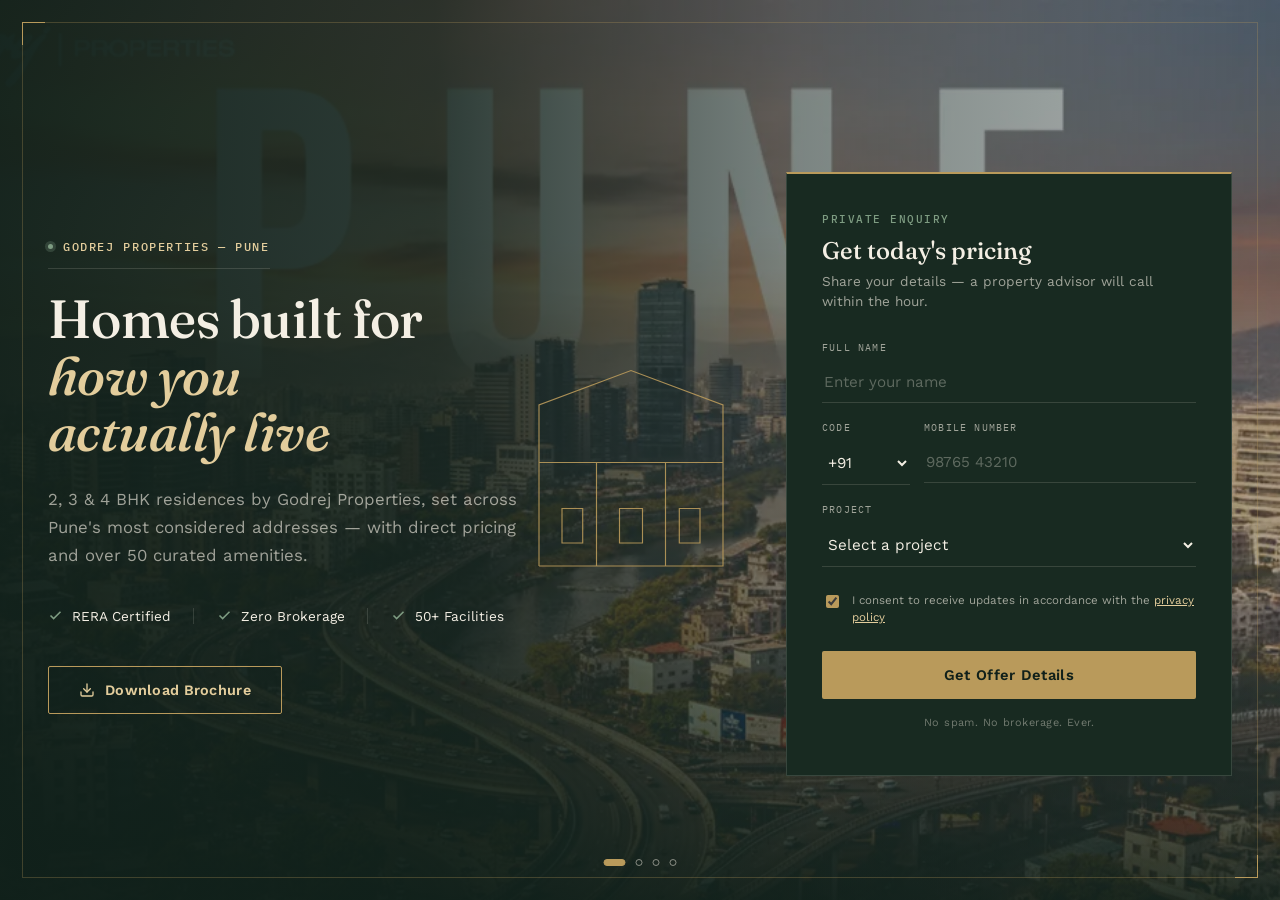
<file: banner.html>
<!DOCTYPE html>
<html lang="en">
<head>
<meta charset="UTF-8" />
<meta name="viewport" content="width=device-width, initial-scale=1.0" />
<title>Godrej Properties — Pune | Hero Redesign</title>
<link rel="preconnect" href="https://fonts.googleapis.com">
<link rel="preconnect" href="https://fonts.gstatic.com" crossorigin>
<link href="https://fonts.googleapis.com/css2?family=Fraunces:ital,opsz,wght@0,9..144,400;0,9..144,500;0,9..144,600;1,9..144,500&family=Work+Sans:wght@400;500;600&family=IBM+Plex+Mono:wght@500&display=swap" rel="stylesheet">
<style>
  :root{
    --ink:#10201A;
    --ink-soft:#182A21;
    --ink-line: rgba(244,239,228,0.14);
    --ivory:#F4EFE4;
    --ivory-dim: rgba(244,239,228,0.62);
    --brass:#B99A5B;
    --brass-light:#E3CD9C;
    --sage:#7E9C82;
    --radius: 4px;
    --ease: cubic-bezier(.22,.68,0,1);
  }

  *{box-sizing:border-box;}
  html,body{margin:0;padding:0;}
  body{
    background:var(--ink);
    font-family:'Work Sans', sans-serif;
    color:var(--ivory);
  }

  .eyebrow-font{
    font-family:'IBM Plex Mono', monospace;
    text-transform:uppercase;
    letter-spacing:0.14em;
    font-weight:500;
  }

  /* ============ HERO ============ */
  .bannersection{
    position:relative;
    min-height:100vh;
    background:var(--ink);
    display:flex;
    align-items:center;
    overflow:hidden;
  }

  /* Carousel */
  .banner-carousel{ position:absolute; inset:0; z-index:0; }
  .banner-slide{
    position:absolute; inset:0;
    background-size:cover; background-position:center;
    opacity:0;
    transition:opacity 1.1s var(--ease);
  }
  .banner-slide.active{ opacity:1; }

  .bannersection-overlay{
    position:absolute; inset:0; z-index:1;
    background:
      linear-gradient(90deg, rgba(16,32,26,0.97) 0%, rgba(16,32,26,0.88) 34%, rgba(16,32,26,0.55) 62%, rgba(16,32,26,0.32) 100%),
      linear-gradient(0deg, rgba(16,32,26,0.85) 0%, rgba(16,32,26,0) 30%);
  }

  /* thin brass frame — reinforces the "ledger / blueprint" feel */
  .hero-frame{
    position:absolute; inset:22px; z-index:2;
    border:1px solid rgba(185,154,91,0.28);
    pointer-events:none;
  }
  .hero-frame::before, .hero-frame::after{
    content:'';
    position:absolute; width:22px; height:22px;
    border:1px solid var(--brass);
  }
  .hero-frame::before{ top:-1px; left:-1px; border-right:none; border-bottom:none; }
  .hero-frame::after{ bottom:-1px; right:-1px; border-left:none; border-top:none; }

  .banner-carousel-dots{
    position:absolute; bottom:34px; left:50%; transform:translateX(-50%);
    z-index:5; display:flex; gap:10px; align-items:center;
  }
  .carousel-dot{
    width:7px; height:7px; border-radius:50%;
    background:transparent; border:1px solid rgba(244,239,228,0.5);
    cursor:pointer; padding:0; transition:all .35s var(--ease);
  }
  .carousel-dot.active{ background:var(--brass); border-color:var(--brass); width:22px; border-radius:4px; }

  .hero-grid{
    position:relative; z-index:3;
    max-width:1320px; width:100%; margin:0 auto;
    padding:7rem 3rem 4rem;
    display:grid;
    grid-template-columns:1.15fr 0.78fr;
    gap:5rem;
    align-items:center;
  }

  /* -------- Left content -------- */
  .hero-content{ position:relative; }

  .hero-tag{
    display:inline-flex; align-items:center; gap:10px;
    color:var(--brass-light);
    font-size:0.72rem;
    padding-bottom:14px;
    margin-bottom:22px;
    border-bottom:1px solid var(--ink-line);
  }
  .hero-tag .dot{ width:5px; height:5px; border-radius:50%; background:var(--sage); box-shadow:0 0 0 3px rgba(126,156,130,0.25); }

  .hero-title{
    font-family:'Fraunces', serif;
    font-weight:500;
    font-size:clamp(2.6rem, 4.2vw, 4rem);
    line-height:1.05;
    letter-spacing:-0.01em;
    color:var(--ivory);
    margin:0 0 1.6rem;
    max-width:11ch;
  }
  .hero-title em{
    font-style:italic;
    font-weight:500;
    color:var(--brass-light);
  }

  .hero-desc{
    font-size:1.05rem;
    line-height:1.65;
    color:var(--ivory-dim);
    max-width:480px;
    margin-bottom:2.4rem;
    font-weight:400;
  }

  .hero-highlights{
    display:flex; flex-wrap:wrap;
    margin-bottom:2.6rem;
  }
  .highlight-item{
    display:flex; align-items:center; gap:9px;
    font-size:0.85rem;
    color:var(--ivory);
    padding:0 1.4rem;
    border-right:1px solid var(--ink-line);
  }
  .highlight-item:first-child{ padding-left:0; }
  .highlight-item:last-child{ border-right:none; }
  .highlight-item svg{ width:15px; height:15px; color:var(--sage); flex-shrink:0; }

  .btn-gold{
    display:inline-flex; align-items:center; gap:10px;
    background:transparent;
    color:var(--brass-light);
    border:1px solid var(--brass);
    padding:15px 30px;
    font-family:'Work Sans', sans-serif;
    font-size:0.9rem;
    font-weight:600;
    letter-spacing:0.02em;
    border-radius:2px;
    cursor:pointer;
    transition:all .35s var(--ease);
  }
  .btn-gold:hover{
    background:var(--brass);
    color:var(--ink);
    box-shadow:0 10px 30px -8px rgba(185,154,91,0.55);
  }
  .btn-gold svg{ width:16px; height:16px; }

  /* signature element: architectural line-plan sketch, draws itself in */
  .blueprint-sketch{
    position:absolute;
    right:-40px; top:50%; transform:translateY(-50%);
    width:230px; height:230px;
    opacity:0.9;
    pointer-events:none;
    display:none;
  }
  .blueprint-sketch path{
    fill:none;
    stroke:var(--brass);
    stroke-width:1;
    stroke-dasharray:900;
    stroke-dashoffset:900;
    animation:draw 2.6s var(--ease) 0.4s forwards;
  }
  @keyframes draw{ to{ stroke-dashoffset:0; } }

  /* -------- Right form card -------- */
  .hero-form-wrapper{ position:relative; }

  .hero-form-card{
    background:var(--ink-soft);
    border:1px solid var(--ink-line);
    border-top:2px solid var(--brass);
    padding:2.4rem 2.2rem 2.2rem;
    position:relative;
  }

  .form-header{ margin-bottom:1.8rem; }
  .form-eyebrow{
    color:var(--sage);
    font-size:0.68rem;
    margin-bottom:10px;
    display:block;
  }
  .form-title{
    font-family:'Fraunces', serif;
    font-weight:500;
    font-size:1.5rem;
    color:var(--ivory);
    margin:0 0 6px;
  }
  .form-subtitle{
    font-size:0.85rem;
    color:var(--ivory-dim);
    margin:0;
    line-height:1.5;
  }

  .form-inputContainer{ margin-bottom:1.15rem; }
  .form-inputContainer label{
    display:block;
    font-family:'IBM Plex Mono', monospace;
    font-size:0.62rem;
    letter-spacing:0.12em;
    text-transform:uppercase;
    color:var(--ivory-dim);
    margin-bottom:8px;
  }

  .form-input{
    width:100%;
    padding:11px 2px;
    background:transparent;
    border:none;
    border-bottom:1px solid var(--ink-line);
    color:var(--ivory);
    font-family:'Work Sans', sans-serif;
    font-size:0.95rem;
    outline:none;
    transition:border-color .3s var(--ease);
  }
  .form-input::placeholder{ color:rgba(244,239,228,0.32); }
  .form-input:focus{ border-color:var(--brass); }

  .hero-form-card select.form-input{ color:var(--ivory); cursor:pointer; }
  .hero-form-card select.form-input option{ background:var(--ink-soft); color:var(--ivory); }

  .row-split{ display:grid; grid-template-columns:88px 1fr; gap:14px; }

  .consent-row{
    display:flex; gap:10px; align-items:flex-start;
    margin-bottom:1.5rem;
    padding-top:0.4rem;
  }
  .consent-row input{ margin-top:3px; accent-color:var(--brass); }
  .form-checkboxlabel{
    color:var(--ivory-dim);
    font-size:0.72rem;
    line-height:1.5;
    cursor:pointer;
  }
  .form-checkboxlabel a{ color:var(--brass-light); text-decoration:underline; }

  .form-SubmitBtn{
    width:100%;
    padding:15px;
    background:var(--brass);
    color:var(--ink);
    border:none;
    border-radius:2px;
    font-family:'Work Sans', sans-serif;
    font-weight:600;
    font-size:0.92rem;
    letter-spacing:0.02em;
    cursor:pointer;
    transition:all .3s var(--ease);
  }
  .form-SubmitBtn:hover{ background:var(--brass-light); box-shadow:0 12px 28px -10px rgba(185,154,91,0.6); }

  .form-trust{
    margin-top:1.1rem;
    text-align:center;
    font-size:0.68rem;
    color:rgba(244,239,228,0.4);
    letter-spacing:0.04em;
  }

  @media (min-width:1024px){ .blueprint-sketch{ display:block; } }

  /* ============ MOBILE ============ */
  @media (max-width:768px){
    .bannersection{ min-height:auto; display:block; }
    .banner-carousel{ position:relative; height:46vh; min-height:340px; }
    .hero-frame{ inset:12px; }
    .bannersection-overlay{
      background:linear-gradient(180deg, rgba(16,32,26,0.25) 0%, rgba(16,32,26,0.95) 82%, var(--ink) 100%);
    }
    .hero-grid{
      grid-template-columns:1fr;
      padding:0 1.4rem 2.4rem;
      margin-top:-90px;
      gap:2.2rem;
    }
    .hero-tag{ font-size:0.66rem; }
    .hero-title{ font-size:2rem; max-width:none; }
    .hero-desc{ font-size:0.95rem; max-width:none; }
    .hero-highlights{ gap:0; }
    .highlight-item{ font-size:0.78rem; padding:0 1rem; }
    .btn-gold{ width:100%; justify-content:center; }
    .hero-form-card{ padding:1.9rem 1.4rem; }
  }
</style>
</head>
<body>

<section class="bannersection">
  <div class="banner-carousel" id="bannerCarousel" aria-label="Banner image carousel">
    <div class="banner-slide active" style="background-image:url('assests/images/banner/banner.webp');"></div>
    <div class="banner-slide" style="background-image:url('assests/images/banner/card-lg-1.webp');"></div>
    <div class="banner-slide" style="background-image:url('assests/images/banner/card-lg-2.webp');"></div>
    <div class="banner-slide" style="background-image:url('assests/images/banner/card-lg-3.webp');"></div>
  </div>

  <div class="bannersection-overlay"></div>
  <div class="hero-frame"></div>

  <div class="banner-carousel-dots" id="bannerDots" aria-label="Carousel navigation">
    <button class="carousel-dot active" data-index="0" aria-label="Slide 1"></button>
    <button class="carousel-dot" data-index="1" aria-label="Slide 2"></button>
    <button class="carousel-dot" data-index="2" aria-label="Slide 3"></button>
    <button class="carousel-dot" data-index="3" aria-label="Slide 4"></button>
  </div>

  <div class="hero-grid">
    <!-- Left -->
    <div class="hero-content">
      <div class="hero-tag eyebrow-font"><span class="dot"></span>Godrej Properties — Pune</div>

      <h1 class="hero-title">Homes built for <em>how you actually live</em></h1>

      <p class="hero-desc">2, 3 &amp; 4 BHK residences by Godrej Properties, set across Pune's most considered addresses — with direct pricing and over 50 curated amenities.</p>

      <div class="hero-highlights">
        <div class="highlight-item">
          <svg viewBox="0 0 24 24" fill="none" stroke="currentColor" stroke-width="2.5"><polyline points="20 6 9 17 4 12"></polyline></svg>
          RERA Certified
        </div>
        <div class="highlight-item">
          <svg viewBox="0 0 24 24" fill="none" stroke="currentColor" stroke-width="2.5"><polyline points="20 6 9 17 4 12"></polyline></svg>
          Zero Brokerage
        </div>
        <div class="highlight-item">
          <svg viewBox="0 0 24 24" fill="none" stroke="currentColor" stroke-width="2.5"><polyline points="20 6 9 17 4 12"></polyline></svg>
          50+ Facilities
        </div>
      </div>

      <button class="btn-gold popup-trigger" data-subheading="Download Brochure">
        <svg viewBox="0 0 24 24" fill="none" stroke="currentColor" stroke-width="2" stroke-linecap="round" stroke-linejoin="round"><path d="M21 15v4a2 2 0 0 1-2 2H5a2 2 0 0 1-2-2v-4"></path><polyline points="7 10 12 15 17 10"></polyline><line x1="12" y1="15" x2="12" y2="3"></line></svg>
        Download Brochure
      </button>

      <svg class="blueprint-sketch" viewBox="0 0 200 200" aria-hidden="true">
        <path d="M20 180 L20 40 L100 10 L180 40 L180 180 Z"></path>
        <path d="M20 90 L180 90"></path>
        <path d="M70 90 L70 180"></path>
        <path d="M130 90 L130 180"></path>
        <path d="M40 130 L58 130 L58 160 L40 160 Z"></path>
        <path d="M90 130 L110 130 L110 160 L90 160 Z"></path>
        <path d="M142 130 L160 130 L160 160 L142 160 Z"></path>
      </svg>
    </div>

    <!-- Right form -->
    <div class="hero-form-wrapper">
      <div class="hero-form-card" id="stickyForm">
        <div class="form-header">
          <span class="form-eyebrow eyebrow-font">Private Enquiry</span>
          <h2 class="form-title">Get today's pricing</h2>
          <p class="form-subtitle">Share your details — a property advisor will call within the hour.</p>
        </div>
        <form id="ModalFormSlug1" data-tracking-id="form_2">
          <div class="form-inputContainer">
            <label for="f-name">Full name</label>
            <input id="f-name" type="text" class="form-input form-name" placeholder="Enter your name" aria-label="Enter Your Name" required />
          </div>

          <div class="form-inputContainer row-split">
            <div>
              <label for="f-code">Code</label>
              <select id="f-code" class="form-input form-country" aria-label="Select Country Code" required>
                <option value="+91" selected>+91</option>
                <option value="+1">+1</option>
                <option value="+44">+44</option>
                <option value="+971">+971</option>
              </select>
            </div>
            <div>
              <label for="f-number">Mobile number</label>
              <input id="f-number" type="text" class="form-input form-number" placeholder="98765 43210" aria-label="Enter Mobile Number" required />
            </div>
          </div>

          <div class="form-inputContainer">
            <label for="f-project">Project</label>
            <select id="f-project" class="form-input form-project" aria-label="Select Project" required>
              <option value="6056" disabled selected>Select a project</option>
              <option value="5780">Godrej Elaris</option>
              <option value="6023">Godrej Kharadi</option>
              <option value="6052">The Aqua Retreat</option>
            </select>
          </div>

          <div class="consent-row">
            <input type="checkbox" id="form-checkbox" checked required />
            <label for="form-checkbox" class="form-checkboxlabel">I consent to receive updates in accordance with the <a href="https://www.homesfy.co.in/privacy.html" target="_blank" rel="noopener">privacy policy</a></label>
          </div>

          <div class="form-inputContainer" style="margin-bottom:0;">
            <button type="submit" class="form-SubmitBtn">Get Offer Details</button>
          </div>
        </form>
        <p class="form-trust">No spam. No brokerage. Ever.</p>
      </div>
    </div>
  </div>
</section>

<script>
  (function(){
    const slides = document.querySelectorAll('.banner-slide');
    const dots = document.querySelectorAll('.carousel-dot');
    let current = 0;
    function show(i){
      slides.forEach(s=>s.classList.remove('active'));
      dots.forEach(d=>d.classList.remove('active'));
      slides[i].classList.add('active');
      dots[i].classList.add('active');
      current = i;
    }
    dots.forEach(dot=>{
      dot.addEventListener('click', ()=> show(parseInt(dot.dataset.index)));
    });
    setInterval(()=>{ show((current+1) % slides.length); }, 5000);
  })();
</script>

</body>
</html>
</file>
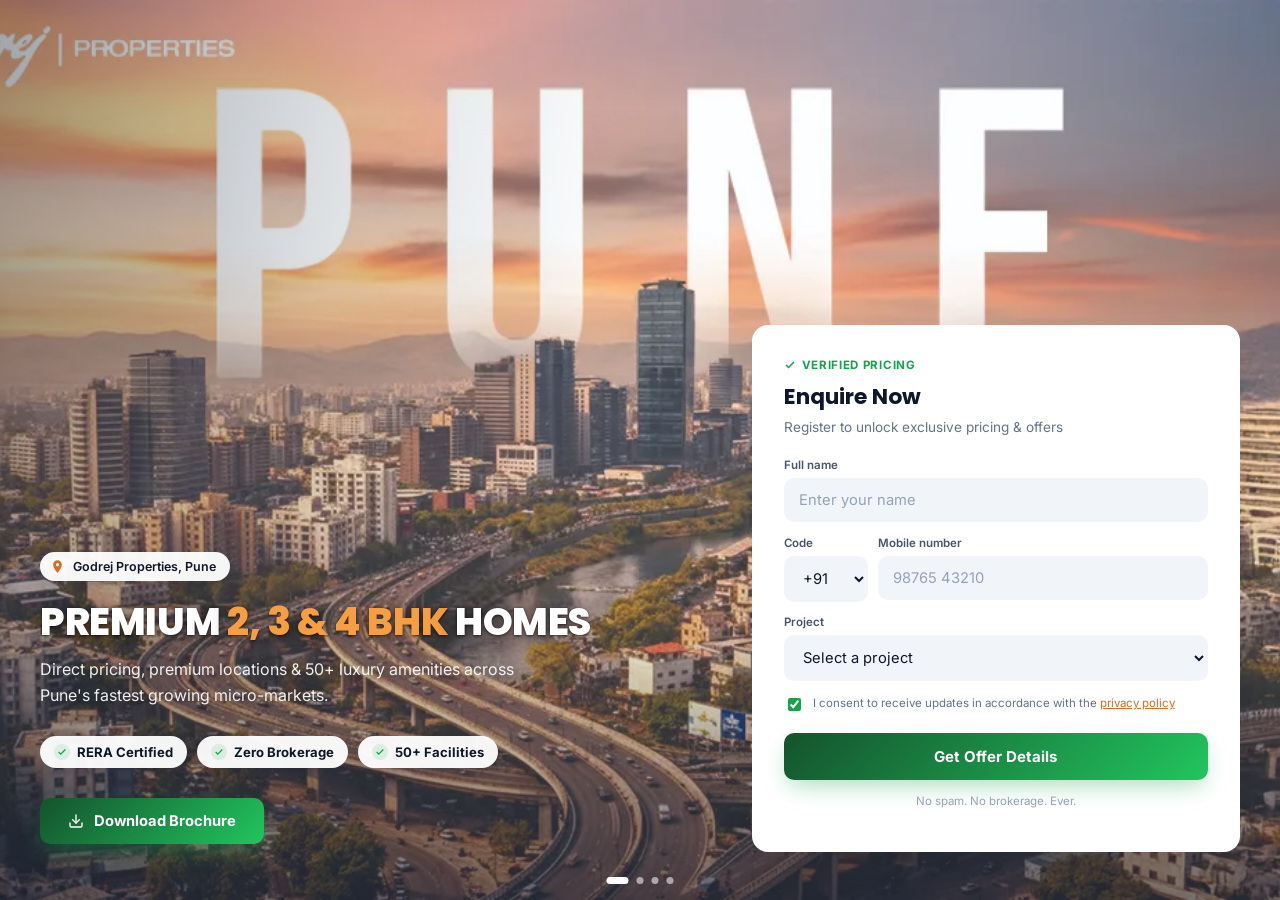
<file: banner2.html>
<!DOCTYPE html>
<html lang="en">
<head>
<meta charset="UTF-8" />
<meta name="viewport" content="width=device-width, initial-scale=1.0" />
<title>Godrej Properties — Pune | Hero (Light Template Match)</title>
<link rel="preconnect" href="https://fonts.googleapis.com">
<link rel="preconnect" href="https://fonts.gstatic.com" crossorigin>
<link href="https://fonts.googleapis.com/css2?family=Poppins:wght@600;700;800&family=Inter:wght@400;500;600;700&display=swap" rel="stylesheet">
<style>
  :root{
    --navy:#0F172A;
    --navy-soft:#475569;
    --gray:#64748B;
    --gray-light:#94A3B8;
    --border:#E2E8F0;
    --input-bg:#F1F5F9;
    --orange:#DD6B20;
    --orange-light:#F59E42;
    --green-dark:#14532D;
    --green:#16A34A;
    --green-light:#22C55E;
    --white:#FFFFFF;
    --radius:16px;
    --shadow-card: 0 20px 40px -12px rgba(15,23,42,0.18);
    --ease: cubic-bezier(.22,.68,0,1);
  }

  *{box-sizing:border-box;}
  html,body{margin:0;padding:0;}
  body{ font-family:'Inter', sans-serif; background:#EEF1F5; }

  /* ============ HERO ============ */
  .bannersection{
    position:relative;
    min-height:100vh;
    display:flex;
    align-items:flex-end;
    overflow:hidden;
    padding-bottom:0;
  }

  .banner-carousel{ position:absolute; inset:0; z-index:0; }
  .banner-slide{
    position:absolute; inset:0;
    background-size:cover; background-position:center;
    opacity:0;
    transition:opacity 1.1s var(--ease);
  }
  .banner-slide.active{ opacity:1; }

  /* Very light wash — just enough for the dots/gradient at the base, image stays fully visible */
  .bannersection-overlay{
    position:absolute; inset:0; z-index:1;
    background:
      linear-gradient(0deg, rgba(15,23,42,0.55) 0%, rgba(15,23,42,0.08) 30%, rgba(15,23,42,0) 48%),
      linear-gradient(100deg, rgba(15,23,42,0.38) 0%, rgba(15,23,42,0.12) 26%, rgba(15,23,42,0) 46%);
    pointer-events:none;
  }

  .banner-carousel-dots{
    position:absolute; bottom:16px; left:50%; transform:translateX(-50%);
    z-index:5; display:flex; gap:8px; align-items:center;
  }
  .carousel-dot{
    width:7px; height:7px; border-radius:50%;
    background:rgba(255,255,255,0.55); border:none;
    cursor:pointer; padding:0; transition:all .35s var(--ease);
  }
  .carousel-dot.active{ background:var(--white); width:22px; border-radius:4px; }

  .hero-grid{
    position:relative; z-index:3;
    max-width:1320px; width:100%; margin:0 auto;
    padding:0 2.5rem 3rem;
    display:grid;
    grid-template-columns:1.1fr 0.8fr;
    gap:2.5rem;
    align-items:end;
  }

  /* -------- Left: text sits directly on the image, no card -------- */
  .hero-content{
    padding-bottom:0.5rem;
  }

  .hero-tag{
    display:inline-flex; align-items:center; gap:8px;
    background:rgba(255,255,255,0.95);
    color:var(--navy);
    font-size:0.78rem;
    font-weight:600;
    padding:7px 14px 7px 10px;
    border-radius:100px;
    margin-bottom:1.2rem;
    box-shadow:0 6px 16px -6px rgba(15,23,42,0.35);
  }
  .hero-tag svg{ width:15px; height:15px; color:var(--orange); flex-shrink:0; }

  .hero-title{
    font-family:'Poppins', sans-serif;
    font-weight:800;
    font-size:clamp(2rem, 3vw, 2.9rem);
    line-height:1.15;
    color:var(--white);
    margin:0 0 0.8rem;
    text-transform:uppercase;
    letter-spacing:-0.01em;
    text-shadow:0 2px 20px rgba(0,0,0,0.55), 0 1px 3px rgba(0,0,0,0.6);
  }
  .hero-title .accent{ color:var(--orange-light); }

  .hero-desc{
    font-size:1rem;
    line-height:1.6;
    color:rgba(255,255,255,0.92);
    max-width:480px;
    margin:0 0 1.7rem;
    text-shadow:0 2px 12px rgba(0,0,0,0.5);
  }

  .hero-highlights{
    display:flex; flex-wrap:wrap; gap:10px;
    margin-bottom:1.9rem;
  }
  .highlight-item{
    display:flex; align-items:center; gap:7px;
    background:rgba(255,255,255,0.95);
    border:none;
    padding:8px 14px;
    border-radius:100px;
    font-size:0.82rem;
    font-weight:700;
    color:var(--navy);
    box-shadow:0 6px 16px -6px rgba(15,23,42,0.3);
  }
  .highlight-item .check{
    width:16px; height:16px;
    border-radius:50%;
    background:rgba(22,163,74,0.12);
    display:flex; align-items:center; justify-content:center;
    flex-shrink:0;
  }
  .highlight-item svg{ width:10px; height:10px; color:var(--green); }

  .btn-gold{
    display:inline-flex; align-items:center; gap:10px;
    background:linear-gradient(135deg, var(--green-dark) 0%, var(--green-light) 100%);
    color:var(--white);
    border:none;
    padding:14px 28px;
    font-family:'Inter', sans-serif;
    font-size:0.92rem;
    font-weight:700;
    border-radius:10px;
    cursor:pointer;
    box-shadow:0 10px 24px -6px rgba(22,163,74,0.45);
    transition:transform .25s var(--ease), box-shadow .25s var(--ease);
  }
  .btn-gold:hover{ transform:translateY(-2px); box-shadow:0 14px 28px -6px rgba(22,163,74,0.55); }
  .btn-gold svg{ width:16px; height:16px; }

  /* -------- Right: form card, styled like the property cards -------- */
  .hero-form-wrapper{ position:relative; }

  .hero-form-card{
    background:var(--white);
    border-radius:var(--radius);
    box-shadow:var(--shadow-card);
    padding:1.9rem 2rem 2rem;
  }

  .form-header{ margin-bottom:1.3rem; }
  .form-eyebrow{
    display:inline-flex; align-items:center; gap:6px;
    color:var(--green);
    font-size:0.72rem;
    font-weight:700;
    text-transform:uppercase;
    letter-spacing:0.06em;
    margin-bottom:8px;
  }
  .form-eyebrow svg{ width:12px; height:12px; }
  .form-title{
    font-family:'Poppins', sans-serif;
    font-weight:700;
    font-size:1.35rem;
    color:var(--navy);
    margin:0 0 4px;
  }
  .form-subtitle{
    font-size:0.85rem;
    color:var(--gray);
    margin:0;
    line-height:1.5;
  }

  .form-inputContainer{ margin-bottom:0.85rem; }
  .form-inputContainer label{
    display:block;
    font-size:0.72rem;
    font-weight:600;
    color:var(--navy-soft);
    margin-bottom:6px;
  }

  .form-input{
    width:100%;
    padding:12px 14px;
    background:var(--input-bg);
    border:1.5px solid transparent;
    border-radius:10px;
    color:var(--navy);
    font-family:'Inter', sans-serif;
    font-size:0.92rem;
    outline:none;
    transition:border-color .2s var(--ease), background .2s var(--ease);
  }
  .form-input::placeholder{ color:var(--gray-light); }
  .form-input:focus{ border-color:var(--orange); background:var(--white); }

  .hero-form-card select.form-input{ color:var(--navy); cursor:pointer; }
  .hero-form-card select.form-input option{ background:var(--white); color:var(--navy); }

  .row-split{ display:grid; grid-template-columns:84px 1fr; gap:10px; }

  .consent-row{
    display:flex; gap:9px; align-items:flex-start;
    margin-bottom:1.2rem;
  }
  .consent-row input{ margin-top:3px; accent-color:var(--green); }
  .form-checkboxlabel{
    color:var(--gray);
    font-size:0.72rem;
    line-height:1.5;
    cursor:pointer;
  }
  .form-checkboxlabel a{ color:var(--orange); text-decoration:underline; }

  .form-SubmitBtn{
    width:100%;
    padding:14px;
    background:linear-gradient(135deg, var(--green-dark) 0%, var(--green-light) 100%);
    color:var(--white);
    border:none;
    border-radius:10px;
    font-family:'Inter', sans-serif;
    font-weight:700;
    font-size:0.94rem;
    cursor:pointer;
    box-shadow:0 10px 24px -6px rgba(22,163,74,0.4);
    transition:transform .2s var(--ease), box-shadow .2s var(--ease);
  }
  .form-SubmitBtn:hover{ transform:translateY(-2px); box-shadow:0 14px 28px -6px rgba(22,163,74,0.5); }

  .form-trust{
    margin-top:0.9rem;
    text-align:center;
    font-size:0.72rem;
    color:var(--gray-light);
  }

  /* ============ MOBILE ============ */
  @media (max-width:768px){
    .bannersection{ min-height:100vh; align-items:flex-end; }
    .bannersection-overlay{
      background:linear-gradient(0deg, rgba(15,23,42,0.68) 0%, rgba(15,23,42,0.15) 40%, rgba(15,23,42,0) 60%);
    }
    .hero-grid{
      grid-template-columns:1fr;
      padding:0 1.1rem 1.6rem;
      gap:1.2rem;
    }
    .hero-content{ padding-bottom:0; }
    .hero-title{ font-size:1.7rem; }
    .hero-desc{ display:none; }
    .btn-gold{ width:100%; justify-content:center; }
    .hero-form-card{ padding:1.5rem 1.4rem; }
  }
</style>
</head>
<body>

<section class="bannersection">
  <div class="banner-carousel" id="bannerCarousel" aria-label="Banner image carousel">
    <div class="banner-slide active" style="background-image:url('assests/images/banner/banner.webp');"></div>
    <div class="banner-slide" style="background-image:url('assests/images/banner/card-lg-1.webp');"></div>
    <div class="banner-slide" style="background-image:url('assests/images/banner/card-lg-2.webp');"></div>
    <div class="banner-slide" style="background-image:url('assests/images/banner/card-lg-3.webp');"></div>
  </div>

  <div class="bannersection-overlay"></div>

  <div class="banner-carousel-dots" id="bannerDots" aria-label="Carousel navigation">
    <button class="carousel-dot active" data-index="0" aria-label="Slide 1"></button>
    <button class="carousel-dot" data-index="1" aria-label="Slide 2"></button>
    <button class="carousel-dot" data-index="2" aria-label="Slide 3"></button>
    <button class="carousel-dot" data-index="3" aria-label="Slide 4"></button>
  </div>

  <div class="hero-grid">
    <!-- Left: content card -->
    <div class="hero-content">
      <div class="hero-tag">
        <svg viewBox="0 0 24 24" fill="currentColor"><path d="M12 2C8.13 2 5 5.13 5 9c0 5.25 7 13 7 13s7-7.75 7-13c0-3.87-3.13-7-7-7zm0 9.5c-1.38 0-2.5-1.12-2.5-2.5s1.12-2.5 2.5-2.5 2.5 1.12 2.5 2.5-1.12 2.5-2.5 2.5z"/></svg>
        Godrej Properties, Pune
      </div>

      <h1 class="hero-title">Premium <span class="accent">2, 3 &amp; 4 BHK</span> Homes</h1>

      <p class="hero-desc">Direct pricing, premium locations &amp; 50+ luxury amenities across Pune's fastest growing micro-markets.</p>

      <div class="hero-highlights">
        <div class="highlight-item"><span class="check"><svg viewBox="0 0 24 24" fill="none" stroke="currentColor" stroke-width="3"><polyline points="20 6 9 17 4 12"></polyline></svg></span>RERA Certified</div>
        <div class="highlight-item"><span class="check"><svg viewBox="0 0 24 24" fill="none" stroke="currentColor" stroke-width="3"><polyline points="20 6 9 17 4 12"></polyline></svg></span>Zero Brokerage</div>
        <div class="highlight-item"><span class="check"><svg viewBox="0 0 24 24" fill="none" stroke="currentColor" stroke-width="3"><polyline points="20 6 9 17 4 12"></polyline></svg></span>50+ Facilities</div>
      </div>

      <button class="btn-gold popup-trigger" data-subheading="Download Brochure">
        <svg viewBox="0 0 24 24" fill="none" stroke="currentColor" stroke-width="2" stroke-linecap="round" stroke-linejoin="round"><path d="M21 15v4a2 2 0 0 1-2 2H5a2 2 0 0 1-2-2v-4"></path><polyline points="7 10 12 15 17 10"></polyline><line x1="12" y1="15" x2="12" y2="3"></line></svg>
        Download Brochure
      </button>
    </div>

    <!-- Right: form card -->
    <div class="hero-form-wrapper">
      <div class="hero-form-card" id="stickyForm">
        <div class="form-header">
          <span class="form-eyebrow"><svg viewBox="0 0 24 24" fill="none" stroke="currentColor" stroke-width="3"><polyline points="20 6 9 17 4 12"></polyline></svg>Verified Pricing</span>
          <h2 class="form-title">Enquire Now</h2>
          <p class="form-subtitle">Register to unlock exclusive pricing &amp; offers</p>
        </div>
        <form id="ModalFormSlug1" data-tracking-id="form_2">
          <div class="form-inputContainer">
            <label for="f-name">Full name</label>
            <input id="f-name" type="text" class="form-input form-name" placeholder="Enter your name" aria-label="Enter Your Name" required />
          </div>

          <div class="form-inputContainer row-split">
            <div>
              <label for="f-code">Code</label>
              <select id="f-code" class="form-input form-country" aria-label="Select Country Code" required>
                <option value="+91" selected>+91</option>
                <option value="+1">+1</option>
                <option value="+44">+44</option>
                <option value="+971">+971</option>
              </select>
            </div>
            <div>
              <label for="f-number">Mobile number</label>
              <input id="f-number" type="text" class="form-input form-number" placeholder="98765 43210" aria-label="Enter Mobile Number" required />
            </div>
          </div>

          <div class="form-inputContainer">
            <label for="f-project">Project</label>
            <select id="f-project" class="form-input form-project" aria-label="Select Project" required>
              <option value="6056" disabled selected>Select a project</option>
              <option value="5780">Godrej Elaris</option>
              <option value="6023">Godrej Kharadi</option>
              <option value="6052">The Aqua Retreat</option>
            </select>
          </div>

          <div class="consent-row">
            <input type="checkbox" id="form-checkbox" checked required />
            <label for="form-checkbox" class="form-checkboxlabel">I consent to receive updates in accordance with the <a href="https://www.homesfy.co.in/privacy.html" target="_blank" rel="noopener">privacy policy</a></label>
          </div>

          <div class="form-inputContainer" style="margin-bottom:0;">
            <button type="submit" class="form-SubmitBtn">Get Offer Details</button>
          </div>
        </form>
        <p class="form-trust">No spam. No brokerage. Ever.</p>
      </div>
    </div>
  </div>
</section>

<script>
  (function(){
    const slides = document.querySelectorAll('.banner-slide');
    const dots = document.querySelectorAll('.carousel-dot');
    let current = 0;
    function show(i){
      slides.forEach(s=>s.classList.remove('active'));
      dots.forEach(d=>d.classList.remove('active'));
      slides[i].classList.add('active');
      dots[i].classList.add('active');
      current = i;
    }
    dots.forEach(dot=>{
      dot.addEventListener('click', ()=> show(parseInt(dot.dataset.index)));
    });
    setInterval(()=>{ show((current+1) % slides.length); }, 5000);
  })();
</script>

</body>
</html>
</file>
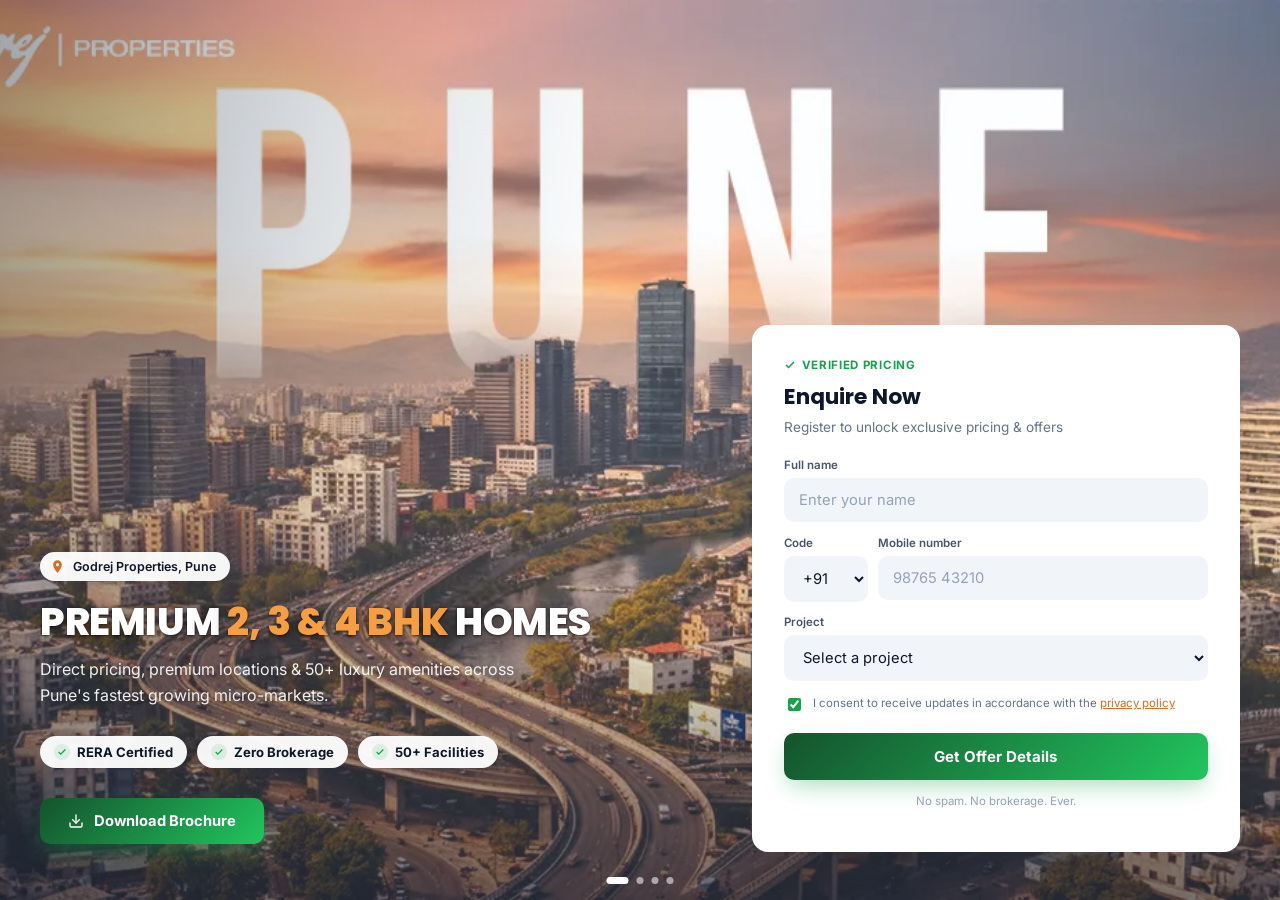
<file: banner3.html>
<!DOCTYPE html>
<html lang="en">
<head>
<meta charset="UTF-8" />
<meta name="viewport" content="width=device-width, initial-scale=1.0" />
<title>Godrej Properties — Pune | Hero (Light Template Match)</title>
<link rel="preconnect" href="https://fonts.googleapis.com">
<link rel="preconnect" href="https://fonts.gstatic.com" crossorigin>
<link href="https://fonts.googleapis.com/css2?family=Poppins:wght@600;700;800&family=Inter:wght@400;500;600;700&display=swap" rel="stylesheet">
<style>
  :root{
    --navy:#0F172A;
    --navy-soft:#475569;
    --gray:#64748B;
    --gray-light:#94A3B8;
    --border:#E2E8F0;
    --input-bg:#F1F5F9;
    --orange:#DD6B20;
    --orange-light:#F59E42;
    --green-dark:#14532D;
    --green:#16A34A;
    --green-light:#22C55E;
    --white:#FFFFFF;
    --radius:16px;
    --shadow-card: 0 20px 40px -12px rgba(15,23,42,0.18);
    --ease: cubic-bezier(.22,.68,0,1);
  }

  *{box-sizing:border-box;}
  html,body{margin:0;padding:0;}
  body{ font-family:'Inter', sans-serif; background:#EEF1F5; }

  /* ============ HERO ============ */
  .bannersection{
    position:relative;
    min-height:100vh;
    display:flex;
    align-items:flex-end;
    overflow:hidden;
    padding-bottom:0;
  }

  .hero-media{ position:absolute; inset:0; z-index:0; }
  .banner-carousel{ position:absolute; inset:0; z-index:0; }
  .banner-slide{
    position:absolute; inset:0;
    background-size:cover; background-position:center;
    opacity:0;
    transition:opacity 1.1s var(--ease);
  }
  .banner-slide.active{ opacity:1; }

  /* Very light wash — just enough for the dots/gradient at the base, image stays fully visible */
  .bannersection-overlay{
    position:absolute; inset:0; z-index:1;
    background:
      linear-gradient(0deg, rgba(15,23,42,0.55) 0%, rgba(15,23,42,0.08) 30%, rgba(15,23,42,0) 48%),
      linear-gradient(100deg, rgba(15,23,42,0.38) 0%, rgba(15,23,42,0.12) 26%, rgba(15,23,42,0) 46%);
    pointer-events:none;
  }

  .banner-carousel-dots{
    position:absolute; bottom:16px; left:50%; transform:translateX(-50%);
    z-index:5; display:flex; gap:8px; align-items:center;
  }
  .carousel-dot{
    width:7px; height:7px; border-radius:50%;
    background:rgba(255,255,255,0.55); border:none;
    cursor:pointer; padding:0; transition:all .35s var(--ease);
  }
  .carousel-dot.active{ background:var(--white); width:22px; border-radius:4px; }

  .hero-grid{
    position:relative; z-index:3;
    max-width:1320px; width:100%; margin:0 auto;
    padding:0 2.5rem 3rem;
    display:grid;
    grid-template-columns:1.1fr 0.8fr;
    gap:2.5rem;
    align-items:end;
  }

  /* -------- Left: text sits directly on the image, no card -------- */
  .hero-content{
    padding-bottom:0.5rem;
  }

  .hero-tag{
    display:inline-flex; align-items:center; gap:8px;
    background:rgba(255,255,255,0.95);
    color:var(--navy);
    font-size:0.78rem;
    font-weight:600;
    padding:7px 14px 7px 10px;
    border-radius:100px;
    margin-bottom:1.2rem;
    box-shadow:0 6px 16px -6px rgba(15,23,42,0.35);
  }
  .hero-tag svg{ width:15px; height:15px; color:var(--orange); flex-shrink:0; }

  .hero-title{
    font-family:'Poppins', sans-serif;
    font-weight:800;
    font-size:clamp(2rem, 3vw, 2.9rem);
    line-height:1.15;
    color:var(--white);
    margin:0 0 0.8rem;
    text-transform:uppercase;
    letter-spacing:-0.01em;
    text-shadow:0 2px 20px rgba(0,0,0,0.55), 0 1px 3px rgba(0,0,0,0.6);
  }
  .hero-title .accent{ color:var(--orange-light); }

  .hero-desc{
    font-size:1rem;
    line-height:1.6;
    color:rgba(255,255,255,0.92);
    max-width:480px;
    margin:0 0 1.7rem;
    text-shadow:0 2px 12px rgba(0,0,0,0.5);
  }

  .hero-highlights{
    display:flex; flex-wrap:wrap; gap:10px;
    margin-bottom:1.9rem;
  }
  .highlight-item{
    display:flex; align-items:center; gap:7px;
    background:rgba(255,255,255,0.95);
    border:none;
    padding:8px 14px;
    border-radius:100px;
    font-size:0.82rem;
    font-weight:700;
    color:var(--navy);
    box-shadow:0 6px 16px -6px rgba(15,23,42,0.3);
  }
  .highlight-item .check{
    width:16px; height:16px;
    border-radius:50%;
    background:rgba(22,163,74,0.12);
    display:flex; align-items:center; justify-content:center;
    flex-shrink:0;
  }
  .highlight-item svg{ width:10px; height:10px; color:var(--green); }

  .btn-gold{
    display:inline-flex; align-items:center; gap:10px;
    background:linear-gradient(135deg, var(--green-dark) 0%, var(--green-light) 100%);
    color:var(--white);
    border:none;
    padding:14px 28px;
    font-family:'Inter', sans-serif;
    font-size:0.92rem;
    font-weight:700;
    border-radius:10px;
    cursor:pointer;
    box-shadow:0 10px 24px -6px rgba(22,163,74,0.45);
    transition:transform .25s var(--ease), box-shadow .25s var(--ease);
  }
  .btn-gold:hover{ transform:translateY(-2px); box-shadow:0 14px 28px -6px rgba(22,163,74,0.55); }
  .btn-gold svg{ width:16px; height:16px; }

  /* -------- Right: form card, styled like the property cards -------- */
  .hero-form-wrapper{ position:relative; }

  .hero-form-card{
    background:var(--white);
    border-radius:var(--radius);
    box-shadow:var(--shadow-card);
    padding:1.9rem 2rem 2rem;
  }

  .form-header{ margin-bottom:1.3rem; }
  .form-eyebrow{
    display:inline-flex; align-items:center; gap:6px;
    color:var(--green);
    font-size:0.72rem;
    font-weight:700;
    text-transform:uppercase;
    letter-spacing:0.06em;
    margin-bottom:8px;
  }
  .form-eyebrow svg{ width:12px; height:12px; }
  .form-title{
    font-family:'Poppins', sans-serif;
    font-weight:700;
    font-size:1.35rem;
    color:var(--navy);
    margin:0 0 4px;
  }
  .form-subtitle{
    font-size:0.85rem;
    color:var(--gray);
    margin:0;
    line-height:1.5;
  }

  .form-inputContainer{ margin-bottom:0.85rem; }
  .form-inputContainer label{
    display:block;
    font-size:0.72rem;
    font-weight:600;
    color:var(--navy-soft);
    margin-bottom:6px;
  }

  .form-input{
    width:100%;
    padding:12px 14px;
    background:var(--input-bg);
    border:1.5px solid transparent;
    border-radius:10px;
    color:var(--navy);
    font-family:'Inter', sans-serif;
    font-size:0.92rem;
    outline:none;
    transition:border-color .2s var(--ease), background .2s var(--ease);
  }
  .form-input::placeholder{ color:var(--gray-light); }
  .form-input:focus{ border-color:var(--orange); background:var(--white); }

  .hero-form-card select.form-input{ color:var(--navy); cursor:pointer; }
  .hero-form-card select.form-input option{ background:var(--white); color:var(--navy); }

  .row-split{ display:grid; grid-template-columns:84px 1fr; gap:10px; }

  .consent-row{
    display:flex; gap:9px; align-items:flex-start;
    margin-bottom:1.2rem;
  }
  .consent-row input{ margin-top:3px; accent-color:var(--green); }
  .form-checkboxlabel{
    color:var(--gray);
    font-size:0.72rem;
    line-height:1.5;
    cursor:pointer;
  }
  .form-checkboxlabel a{ color:var(--orange); text-decoration:underline; }

  .form-SubmitBtn{
    width:100%;
    padding:14px;
    background:linear-gradient(135deg, var(--green-dark) 0%, var(--green-light) 100%);
    color:var(--white);
    border:none;
    border-radius:10px;
    font-family:'Inter', sans-serif;
    font-weight:700;
    font-size:0.94rem;
    cursor:pointer;
    box-shadow:0 10px 24px -6px rgba(22,163,74,0.4);
    transition:transform .2s var(--ease), box-shadow .2s var(--ease);
  }
  .form-SubmitBtn:hover{ transform:translateY(-2px); box-shadow:0 14px 28px -6px rgba(22,163,74,0.5); }

  .form-trust{
    margin-top:0.9rem;
    text-align:center;
    font-size:0.72rem;
    color:var(--gray-light);
  }

  /* ============ MOBILE ============ */
  @media (max-width:768px){
    .bannersection{
      min-height:auto;
      display:block;
      align-items:initial;
      background:var(--navy);
    }

    .hero-media{
      position:relative;
      inset:auto;
      height:48vh;
      min-height:340px;
    }

    .bannersection-overlay{
      background:linear-gradient(0deg, var(--navy) 0%, rgba(15,23,42,0.25) 22%, rgba(15,23,42,0) 55%);
    }

    .banner-carousel-dots{ bottom:14px; }

    .hero-grid{
      position:relative;
      z-index:3;
      grid-template-columns:1fr;
      padding:1.6rem 1.15rem 1.9rem;
      gap:1.3rem;
      background:var(--navy);
      margin-top:-2px; /* seams off the image */
    }

    .hero-content{ padding-bottom:0; }

    .hero-tag{
      background:rgba(255,255,255,0.12);
      color:var(--white);
      box-shadow:none;
    }
    .hero-tag svg{ color:var(--orange-light); }

    .hero-title{
      font-size:1.7rem;
      text-shadow:none;
    }
    .hero-title .accent{ color:var(--orange-light); }

    .hero-desc{ display:none; }

    .highlight-item{
      background:rgba(255,255,255,0.12);
      color:var(--white);
      box-shadow:none;
    }
    .highlight-item .check{ background:rgba(34,197,94,0.22); }

    .btn-gold{ width:100%; justify-content:center; }

    .hero-form-wrapper{ margin-top:0.2rem; }
    .hero-form-card{ padding:1.6rem 1.4rem; }
  }
</style>
</head>
<body>

<section class="bannersection">
  <div class="hero-media">
  <div class="banner-carousel" id="bannerCarousel" aria-label="Banner image carousel">
    <div class="banner-slide active" style="background-image:url('assests/images/banner/banner.webp');"></div>
    <div class="banner-slide" style="background-image:url('assests/images/banner/card-lg-1.webp');"></div>
    <div class="banner-slide" style="background-image:url('assests/images/banner/card-lg-2.webp');"></div>
    <div class="banner-slide" style="background-image:url('assests/images/banner/card-lg-3.webp');"></div>
  </div>

  <div class="bannersection-overlay"></div>

  <div class="banner-carousel-dots" id="bannerDots" aria-label="Carousel navigation">
    <button class="carousel-dot active" data-index="0" aria-label="Slide 1"></button>
    <button class="carousel-dot" data-index="1" aria-label="Slide 2"></button>
    <button class="carousel-dot" data-index="2" aria-label="Slide 3"></button>
    <button class="carousel-dot" data-index="3" aria-label="Slide 4"></button>
  </div>
  </div>

  <div class="hero-grid">
    <!-- Left: content card -->
    <div class="hero-content">
      <div class="hero-tag">
        <svg viewBox="0 0 24 24" fill="currentColor"><path d="M12 2C8.13 2 5 5.13 5 9c0 5.25 7 13 7 13s7-7.75 7-13c0-3.87-3.13-7-7-7zm0 9.5c-1.38 0-2.5-1.12-2.5-2.5s1.12-2.5 2.5-2.5 2.5 1.12 2.5 2.5-1.12 2.5-2.5 2.5z"/></svg>
        Godrej Properties, Pune
      </div>

      <h1 class="hero-title">Premium <span class="accent">2, 3 &amp; 4 BHK</span> Homes</h1>

      <p class="hero-desc">Direct pricing, premium locations &amp; 50+ luxury amenities across Pune's fastest growing micro-markets.</p>

      <div class="hero-highlights">
        <div class="highlight-item"><span class="check"><svg viewBox="0 0 24 24" fill="none" stroke="currentColor" stroke-width="3"><polyline points="20 6 9 17 4 12"></polyline></svg></span>RERA Certified</div>
        <div class="highlight-item"><span class="check"><svg viewBox="0 0 24 24" fill="none" stroke="currentColor" stroke-width="3"><polyline points="20 6 9 17 4 12"></polyline></svg></span>Zero Brokerage</div>
        <div class="highlight-item"><span class="check"><svg viewBox="0 0 24 24" fill="none" stroke="currentColor" stroke-width="3"><polyline points="20 6 9 17 4 12"></polyline></svg></span>50+ Facilities</div>
      </div>

      <button class="btn-gold popup-trigger" data-subheading="Download Brochure">
        <svg viewBox="0 0 24 24" fill="none" stroke="currentColor" stroke-width="2" stroke-linecap="round" stroke-linejoin="round"><path d="M21 15v4a2 2 0 0 1-2 2H5a2 2 0 0 1-2-2v-4"></path><polyline points="7 10 12 15 17 10"></polyline><line x1="12" y1="15" x2="12" y2="3"></line></svg>
        Download Brochure
      </button>
    </div>

    <!-- Right: form card -->
    <div class="hero-form-wrapper">
      <div class="hero-form-card" id="stickyForm">
        <div class="form-header">
          <span class="form-eyebrow"><svg viewBox="0 0 24 24" fill="none" stroke="currentColor" stroke-width="3"><polyline points="20 6 9 17 4 12"></polyline></svg>Verified Pricing</span>
          <h2 class="form-title">Enquire Now</h2>
          <p class="form-subtitle">Register to unlock exclusive pricing &amp; offers</p>
        </div>
        <form id="ModalFormSlug1" data-tracking-id="form_2">
          <div class="form-inputContainer">
            <label for="f-name">Full name</label>
            <input id="f-name" type="text" class="form-input form-name" placeholder="Enter your name" aria-label="Enter Your Name" required />
          </div>

          <div class="form-inputContainer row-split">
            <div>
              <label for="f-code">Code</label>
              <select id="f-code" class="form-input form-country" aria-label="Select Country Code" required>
                <option value="+91" selected>+91</option>
                <option value="+1">+1</option>
                <option value="+44">+44</option>
                <option value="+971">+971</option>
              </select>
            </div>
            <div>
              <label for="f-number">Mobile number</label>
              <input id="f-number" type="text" class="form-input form-number" placeholder="98765 43210" aria-label="Enter Mobile Number" required />
            </div>
          </div>

          <div class="form-inputContainer">
            <label for="f-project">Project</label>
            <select id="f-project" class="form-input form-project" aria-label="Select Project" required>
              <option value="6056" disabled selected>Select a project</option>
              <option value="5780">Godrej Elaris</option>
              <option value="6023">Godrej Kharadi</option>
              <option value="6052">The Aqua Retreat</option>
            </select>
          </div>

          <div class="consent-row">
            <input type="checkbox" id="form-checkbox" checked required />
            <label for="form-checkbox" class="form-checkboxlabel">I consent to receive updates in accordance with the <a href="https://www.homesfy.co.in/privacy.html" target="_blank" rel="noopener">privacy policy</a></label>
          </div>

          <div class="form-inputContainer" style="margin-bottom:0;">
            <button type="submit" class="form-SubmitBtn">Get Offer Details</button>
          </div>
        </form>
        <p class="form-trust">No spam. No brokerage. Ever.</p>
      </div>
    </div>
  </div>
</section>

<script>
  (function(){
    const slides = document.querySelectorAll('.banner-slide');
    const dots = document.querySelectorAll('.carousel-dot');
    let current = 0;
    function show(i){
      slides.forEach(s=>s.classList.remove('active'));
      dots.forEach(d=>d.classList.remove('active'));
      slides[i].classList.add('active');
      dots[i].classList.add('active');
      current = i;
    }
    dots.forEach(dot=>{
      dot.addEventListener('click', ()=> show(parseInt(dot.dataset.index)));
    });
    setInterval(()=>{ show((current+1) % slides.length); }, 5000);
  })();
</script>

</body>
</html>
</file>
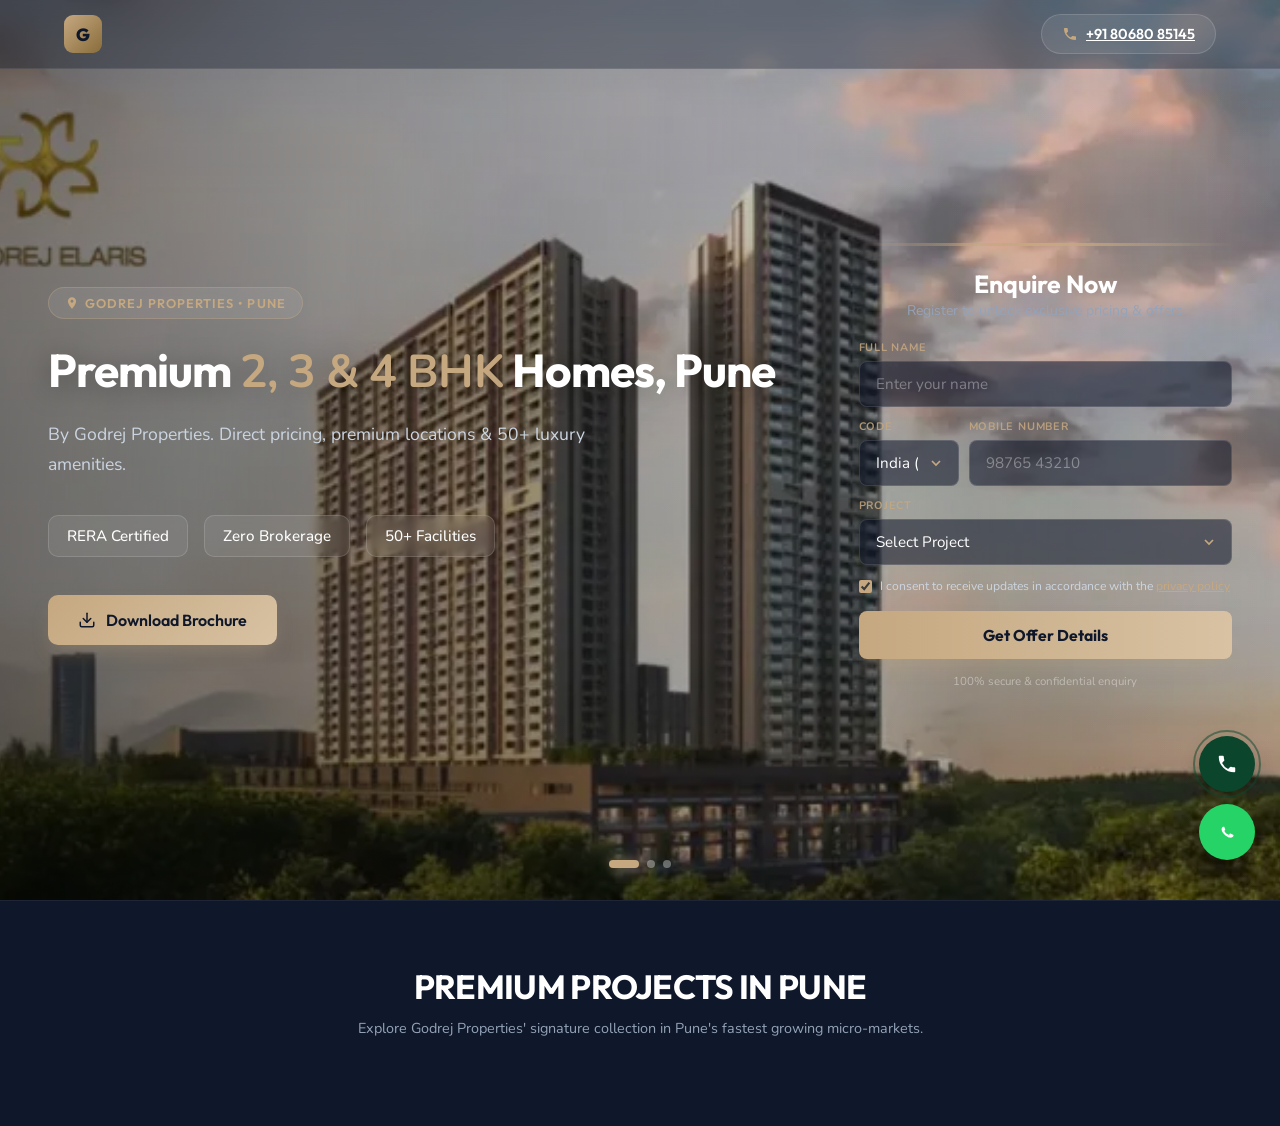
<file: banner4.html>
<!DOCTYPE html>
<html lang="en">
<head>
<meta charset="UTF-8" />
<meta name="viewport" content="width=device-width, initial-scale=1.0" />
<title>Godrej Properties — Hero Refinement</title>
<link rel="preconnect" href="https://fonts.googleapis.com">
<link rel="preconnect" href="https://fonts.gstatic.com" crossorigin>
<link href="https://fonts.googleapis.com/css2?family=Outfit:wght@300;400;500;600;700;800&family=Nunito:wght@300;400;500;600;700&display=swap" rel="stylesheet">
<style>
  :root{
    --font-heading:'Outfit', sans-serif;
    --font-body:'Nunito', sans-serif;
    --primary-dark:#0f172a;
    --primary-dark-rgb:15,23,42;
    --primary-green:#0b462c;
    --primary-green-light:#16a34a;
    --accent-gold:#c5a880;
    --accent-gold-dark:#b45309;
    --text-muted:#94a3b8;
    --border-radius:12px;
    --shadow-gold: 0 10px 20px -5px rgba(197,168,128,0.3);
    --transition: all 0.3s cubic-bezier(0.4,0,0.2,1);
  }
  *{ margin:0; padding:0; box-sizing:border-box; font-family:var(--font-body); }
  body{ background:var(--primary-dark); }
  h1,h2{ font-family:var(--font-heading); font-weight:700; }

  @media (prefers-reduced-motion: reduce){
    *{ animation:none !important; transition:none !important; }
  }

  /* ============ HEADER ============ */
  .banner-header-desktop{
    position:fixed; top:0; left:0; right:0; z-index:1000;
    display:flex; justify-content:space-between; align-items:center;
    padding:14px 4rem;
    background:rgba(15,23,42,0.35);
    backdrop-filter:blur(14px);
    border-bottom:1px solid rgba(255,255,255,0.08);
    transition:var(--transition);
  }
  .logo-mark{
    width:38px; height:38px; border-radius:9px;
    background:linear-gradient(135deg, var(--accent-gold), #8a6d3b);
    display:flex; align-items:center; justify-content:center;
    color:var(--primary-dark); font-family:var(--font-heading); font-weight:800; font-size:1.1rem;
  }
  .banner-phone-link{
    background:rgba(255,255,255,0.08);
    border:1px solid rgba(255,255,255,0.14);
    color:#fff; padding:10px 20px; border-radius:50px;
    font-family:var(--font-heading); font-weight:600; font-size:0.9rem;
    display:flex; align-items:center; gap:8px;
    transition:var(--transition);
  }
  .banner-phone-link:hover{ background:var(--primary-green); border-color:var(--primary-green); transform:translateY(-1px); }
  .banner-phone-link svg{ width:16px; height:16px; fill:var(--accent-gold); }

  /* ============ HERO ============ */
  .bannersection{
    position:relative; min-height:100vh;
    display:flex; align-items:center; overflow:hidden;
  }

  .hero-media{ position:absolute; inset:0; z-index:0; }
  .banner-carousel{ position:absolute; inset:0; }
  .banner-slide{
    position:absolute; inset:0; background-size:cover; background-position:center;
    opacity:0; transition:opacity 1.2s ease-in-out;
    background-color:#1c2a3d; /* fallback tone while art loads, matches skyline dusk */
  }
  .banner-slide.active{ opacity:1; }

  .bannersection-overlay{
    position:absolute; inset:0; z-index:1;
    background: linear-gradient(90deg, rgba(0, 0, 0, 0.5) 0%, rgba(0, 0, 0, 0) 100%),
    linear-gradient(0deg, rgba(0, 0, 0, 0.2) 0%, rgba(0, 0, 0, 0) 100%);
    /* background:
      linear-gradient(100deg, rgba(15,23,42,0.72) 0%, rgba(15,23,42,0.5) 38%, rgba(15,23,42,0.32) 62%, rgba(15,23,42,0.5) 100%),
      linear-gradient(0deg, rgba(15,23,42,0.55) 0%, rgba(15,23,42,0.1) 30%, rgba(15,23,42,0) 55%); */
  }

  .banner-carousel-dots{
    position:absolute; bottom:32px; left:50%; transform:translateX(-50%);
    z-index:5; display:flex; gap:8px; align-items:center;
  }
  .carousel-dot{
    width:8px; height:8px; border-radius:50%;
    background:rgba(255,255,255,0.35); border:none; padding:0; cursor:pointer;
    transition:all .4s cubic-bezier(.22,.68,0,1);
    position:relative; overflow:hidden;
  }
  .carousel-dot.active{ background:var(--accent-gold); width:30px; border-radius:5px; box-shadow:0 0 12px rgba(197,168,128,0.6); }

  .hero-grid{
    position:relative; z-index:3;
    max-width:1320px; width:100%; margin:0 auto;
    padding:6rem 3rem 4rem;
    display:grid; grid-template-columns:1.2fr 0.6fr; gap:4rem; align-items:center;
  }

  /* -------- Left content -------- */
  .hero-content{ color:#fff; }

  @keyframes fadeUp{
    from{ opacity:0; transform:translateY(16px); }
    to{ opacity:1; transform:translateY(0); }
  }
  .hero-content > *{ animation:fadeUp 0.7s cubic-bezier(.22,.68,0,1) both; }
  .hero-tag{ animation-delay:0.05s; }
  .hero-title{ animation-delay:0.15s; }
  .hero-desc{ animation-delay:0.25s; }
  .hero-highlights{ animation-delay:0.35s; }
  .btn-gold{ animation-delay:0.45s; }

  .hero-tag{
    display:inline-flex; align-items:center; gap:6px;
    background:rgba(255,255,255,0.08);
    backdrop-filter:blur(8px);
    border:1px solid rgba(197,168,128,0.35);
    color:var(--accent-gold);
    padding:7px 16px; border-radius:50px;
    font-family:var(--font-heading);
    font-size:0.8rem; font-weight:600;
    text-transform:uppercase; letter-spacing:0.08em;
    margin-bottom:1.6rem;
  }
  .hero-tag svg{ width:14px; height:14px; flex-shrink:0; }

  .hero-title{
    font-family:var(--font-heading);
    font-weight:700;
    font-size:clamp(2.4rem, 3.6vw, 3.4rem);
    line-height:1.12;
    letter-spacing:-0.02em;
    color:#fff;
    margin-bottom:1.4rem;
    text-shadow:0 4px 30px rgba(0,0,0,0.35);
  }
  .hero-title span{ color:var(--accent-gold); }

  .hero-desc{
    font-size:1.1rem; line-height:1.7;
    color:#cbd5e1; max-width:540px; margin-bottom:2.2rem;
  }

  .hero-highlights{ display:flex; flex-wrap:wrap; gap:1rem; margin-bottom:2.4rem; }
  .highlight-item{
    display:flex; align-items:center; gap:10px;
    background:rgba(255,255,255,0.07);
    backdrop-filter:blur(6px);
    border:1px solid rgba(255,255,255,0.14);
    padding:10px 18px; border-radius:10px;
    font-size:0.95rem; font-weight:500;
    transition:var(--transition);
  }
  .highlight-item:hover{
    background:rgba(255,255,255,0.12);
    border-color:rgba(197,168,128,0.4);
    transform:translateY(-2px);
  }
  .highlight-item svg{ color:var(--primary-green-light); width:18px; height:18px; flex-shrink:0; }

  .btn-gold{
    background:linear-gradient(135deg, var(--accent-gold) 0%, #d8c2a3 100%);
    color:var(--primary-dark); border:none;
    border-radius:10px; padding:15px 30px;
    font-family:var(--font-heading); font-weight:600; font-size:1rem;
    cursor:pointer; box-shadow:var(--shadow-gold);
    display:inline-flex; align-items:center; gap:10px;
    transition:var(--transition);
  }
  .btn-gold:hover{ transform:translateY(-3px); box-shadow:0 16px 28px -6px rgba(197,168,128,0.5); }
  .btn-gold:hover svg{ transform:translateY(2px); }
  .btn-gold svg{ width:18px; height:18px; transition:transform .25s ease; }

  /* -------- Right form card -------- */
  .hero-form-wrapper{ animation:fadeUp 0.8s cubic-bezier(.22,.68,0,1) 0.3s both; }

  .hero-form-card{
    position:relative;
    overflow:hidden;
  }
  .hero-form-card::before{
    content:''; position:absolute; top:0; left:0; right:0; height:3px;
    background:linear-gradient(90deg, transparent, var(--accent-gold), transparent);
  }

  .form-header{ text-align:center; margin:1.6rem 0 1.2rem; }
  .form-title{ font-size:1.55rem; color:#fff; margin-bottom:2px; }
  .form-subtitle{ font-size:0.88rem; color:var(--text-muted); }

  .hero-form-card .form-inputContainer{ margin-bottom:12px; }
  .hero-form-card .form-label{
    display:block; font-size:0.68rem; font-weight:700;
    text-transform:uppercase; letter-spacing:0.07em;
    color:rgba(197,168,128,0.85); margin-bottom:6px;
  }

  .hero-form-card .form-input{
    width:100%; padding:12px 16px;
    background:rgba(15,23,42,0.55);
    border:1.5px solid rgba(255,255,255,0.13);
    border-radius:8px; color:#fff; font-size:0.95rem;
    outline:none; transition:var(--transition);
  }
  .hero-form-card .form-input:focus{
    border-color:var(--accent-gold);
    background:rgba(15,23,42,0.8);
    box-shadow:0 0 0 3px rgba(197,168,128,0.2);
  }
  .hero-form-card .form-input::placeholder{ color:rgba(255,255,255,0.35); }

  .hero-form-card select.form-input{
    appearance:none; -webkit-appearance:none;
    color:#fff; cursor:pointer;
    background-image:url("data:image/svg+xml;charset=UTF-8,%3Csvg xmlns='http://www.w3.org/2000/svg' viewBox='0 0 24 24' fill='none' stroke='%23c5a880' stroke-width='2.5'%3E%3Cpolyline points='6 9 12 15 18 9'/%3E%3C/svg%3E");
    background-repeat:no-repeat;
    background-position:right 14px center;
    background-size:16px;
    padding-right:40px;
  }
  .hero-form-card select.form-input option{ background:var(--primary-dark); color:#fff; }

  .hero-form-card .row-split{ display:grid; grid-template-columns:100px 1fr; gap:10px; }

  .hero-form-card .form-checkboxlabel{ color:#cbd5e1; font-size:0.76rem; line-height:1.5; cursor:pointer; }
  .hero-form-card .form-checkboxlabel a{ color:var(--accent-gold); text-decoration:underline; }
  .hero-form-card .consent-row{ display:flex; gap:8px; align-items:flex-start; margin-bottom:1rem; }
  .hero-form-card .consent-row input{ margin-top:3px; accent-color:var(--accent-gold); }

  .hero-form-card .form-SubmitBtn{
    width:100%; padding:14px;
    background:linear-gradient(90deg, var(--accent-gold) 0%, #d8c2a3 100%);
    color:var(--primary-dark); border:none; border-radius:8px;
    font-family:var(--font-heading); font-weight:700; font-size:0.98rem;
    cursor:pointer; box-shadow:var(--shadow-gold);
    transition:var(--transition);
  }
  .hero-form-card .form-SubmitBtn:hover{
    transform:translateY(-2px);
    box-shadow:0 14px 26px -6px rgba(197,168,128,0.55);
    background:linear-gradient(90deg, #d8c2a3 0%, var(--accent-gold) 100%);
  }

  .hero-form-card .form-trust{
    margin-top:0.9rem; text-align:center; font-size:0.72rem; color:rgba(255,255,255,0.4);
  }

  /* -------- Desktop floating widgets -------- */
  .ivr-container-desktop{ position:fixed; right:25px; bottom:40px; z-index:100; display:flex; flex-direction:column; gap:12px; }
  .ivr-phoneIcon-desktop, .ivr-whatsapp-desktop{
    width:56px; height:56px; border-radius:50%;
    display:flex; align-items:center; justify-content:center;
    box-shadow:0 10px 24px -6px rgba(0,0,0,0.4); transition:var(--transition);
    color:#fff; position:relative;
  }
  .ivr-phoneIcon-desktop{ background:var(--primary-green); }
  .ivr-phoneIcon-desktop::before{
    content:''; position:absolute; inset:-6px; border-radius:50%;
    border:2px solid rgba(11,70,44,0.5); animation:pulseRing 2.2s infinite;
  }
  .ivr-whatsapp-desktop{ background:#25d366; }
  .ivr-phoneIcon-desktop:hover, .ivr-whatsapp-desktop:hover{ transform:scale(1.08); }
  @keyframes pulseRing{ 0%{ transform:scale(1); opacity:1; } 100%{ transform:scale(1.3); opacity:0; } }

  /* ============ next section peek (for spacing context) ============ */
  .section-container{ max-width:1280px; margin:0 auto; padding:4rem 2rem; }
  .section-header{ text-align:center; max-width:700px; margin:0 auto 1.5rem; }
  .section-title{ font-size:2.1rem; color:#fff; text-transform:uppercase; letter-spacing:-0.02em; margin-bottom:0.6rem; }
  .section-subtitle{ font-size:0.9rem; color:var(--text-muted); }
  .next-section{ background:var(--primary-dark); border-top:1px solid rgba(255,255,255,0.06); }

  /* ============ MOBILE ============ */
  @media (max-width:768px){
    .banner-header-desktop{ padding:0.75rem 1.5rem; }
    .banner-phone-link{ padding:8px 14px; font-size:0.8rem; }

    .bannersection{
      display:flex; flex-direction:column; align-items:stretch; justify-content:flex-start;
      background:var(--primary-dark); padding-top:0; margin-top:56px;
      min-height:unset; height:auto;
    }
    .hero-media{ position:relative; inset:auto; height:46vh; min-height:340px; }
    .bannersection-overlay{
      background:linear-gradient(0deg, var(--primary-dark) 0%, rgba(15,23,42,0.2) 32%, rgba(15,23,42,0) 55%);
    }
    .banner-carousel-dots{ bottom:14px; }

    .hero-grid{
      position:relative; z-index:3; grid-template-columns:1fr;
      width:100%; padding:1.5rem 1rem 2.4rem;
      background:var(--primary-dark); gap:1.6rem; margin-top:-2px;
    }
    .hero-content > *{ animation:none; }
    .desktopBtn { display:none; }

    .hero-tag{ display:none !important; }
    .hero-title{ font-size:1.9rem; margin-bottom:0.6rem; text-align:center; text-shadow:none; }
    .hero-desc{ font-size:0.95rem; margin-bottom:1.2rem; text-align:center; }
    .hero-highlights{ justify-content:center; margin-bottom:0rem; gap:10px}
    .highlight-item{ padding: 5px 8px; font-size:0.8rem; }
    /* .hero-form-wrapper{ display:none !important; } */
    .ivr-container-desktop{ display:none; }

    .next-section .section-container{ padding:2.2rem 1.25rem; }
    .section-title{ font-size:1.4rem; }
  }

  /* ============ MOBILE IVR BOTTOM BAR ============ */
  .ivr-container{ display:none; }
  @media (max-width:768px){
    .ivr-container{
      display:block; position:fixed; bottom:-1px; left:0; width:100%;
      background:#fff; box-shadow:0 -2px 14px rgba(0,0,0,0.15); z-index:1000;
    }
    .ivr-flexContainer{ display:flex; justify-content:space-between; align-items:stretch; }
    .ivr_button{
      flex:1; display:flex; align-items:center; justify-content:center; gap:8px;
      font-family:var(--font-heading); font-weight:700; font-size:0.88rem; padding:13px;
      color:var(--primary-dark); background:#fff; border:none; cursor:pointer;
    }
    .ivr-phoneIcon{ border-right:1px solid #e2e8f0; }
    .ivr-whatsapp{ color:#fff; background:#25d366; }
  }
</style>
</head>
<body>

<header class="banner-header-desktop">
  <div class="logo-mark">G</div>
  <a href="tel:+918068085145" class="banner-phone-link">
    <svg viewBox="0 0 24 24"><path d="M6.62 10.79a15.09 15.09 0 006.59 6.59l2.2-2.2a1 1 0 011.01-.24 11.36 11.36 0 003.57.57 1 1 0 011 1V20a1 1 0 01-1 1A17 17 0 013 4a1 1 0 011-1h3.5a1 1 0 011 1 11.36 11.36 0 00.57 3.57 1 1 0 01-.25 1.02z"/></svg>
    +91 80680 85145
  </a>
</header>

<section class="bannersection">
  <div class="hero-media">
    <div class="banner-carousel" id="bannerCarousel" aria-label="Banner image carousel">
      <div class="banner-slide active" style="background-image:url('/assests/images/banner/card-lg-1.webp');"></div>
      <div class="banner-slide" style="background-image:url('/assests/images/banner/card-lg-2.webp');"></div>
      <div class="banner-slide" style="background-image:url('/assests/images/banner/card-lg-3.webp');"></div>
    </div>
    <div class="bannersection-overlay"></div>
    <div class="banner-carousel-dots" id="bannerDots" aria-label="Carousel navigation">
      <button class="carousel-dot active" data-index="0" aria-label="Slide 1"></button>
      <button class="carousel-dot" data-index="1" aria-label="Slide 2"></button>
      <button class="carousel-dot" data-index="2" aria-label="Slide 3"></button>
    </div>
  </div>

  <div class="hero-grid">
    <div class="hero-content">
      <div class="hero-tag">
        <svg viewBox="0 0 24 24" fill="currentColor"><path d="M12 2C8.13 2 5 5.13 5 9c0 5.25 7 13 7 13s7-7.75 7-13c0-3.87-3.13-7-7-7zm0 9.5c-1.38 0-2.5-1.12-2.5-2.5s1.12-2.5 2.5-2.5 2.5 1.12 2.5 2.5-1.12 2.5-2.5 2.5z"/></svg>
        Godrej Properties • Pune
      </div>

      <h1 class="hero-title">Premium <span>2, 3 &amp; 4 BHK</span> Homes, Pune</h1>

      <p class="hero-desc">By Godrej Properties. Direct pricing, premium locations &amp; 50+ luxury amenities.</p>

      <div class="hero-highlights">
        <div class="highlight-item">
            <!-- <svg viewBox="0 0 24 24" fill="none" stroke="currentColor" stroke-width="2.5"><polyline points="20 6 9 17 4 12"></polyline></svg> -->
            RERA Certified</div>
        <div class="highlight-item">
            <!-- <svg viewBox="0 0 24 24" fill="none" stroke="currentColor" stroke-width="2.5"><polyline points="20 6 9 17 4 12"></polyline></svg> -->
            Zero Brokerage</div>
        <div class="highlight-item">
            <!-- <svg viewBox="0 0 24 24" fill="none" stroke="currentColor" stroke-width="2.5"><polyline points="20 6 9 17 4 12"></polyline></svg> -->
            50+ Facilities</div>
      </div>

      <button class="btn-gold desktopBtn popup-trigger" data-subheading="Download Brochure">
        <svg viewBox="0 0 24 24" fill="none" stroke="currentColor" stroke-width="2" stroke-linecap="round" stroke-linejoin="round"><path d="M21 15v4a2 2 0 0 1-2 2H5a2 2 0 0 1-2-2v-4"></path><polyline points="7 10 12 15 17 10"></polyline><line x1="12" y1="15" x2="12" y2="3"></line></svg>
        Download Brochure
      </button>
    </div>

    <div class="hero-form-wrapper">
      <div class="hero-form-card" id="stickyForm">
        <div class="form-header">
          <h2 class="form-title">Enquire Now</h2>
          <p class="form-subtitle">Register to unlock exclusive pricing &amp; offers</p>
        </div>
        <form id="ModalFormSlug1" data-tracking-id="form_2">
          <div class="form-inputContainer">
            <label class="form-label" for="f-name">Full Name</label>
            <input id="f-name" type="text" class="form-input form-name" placeholder="Enter your name" required />
          </div>
          <div class="form-inputContainer row-split">
            <div>
              <label class="form-label" for="f-code">Code</label>
              <select id="f-code" class="form-input form-country" required>
                <option value="+91" selected>India (+91)</option>
                <option value="+1">USA (+1)</option>
                <option value="+44">UK (+44)</option>
              </select>
            </div>
            <div>
              <label class="form-label" for="f-number">Mobile Number</label>
              <input id="f-number" type="text" class="form-input form-number" placeholder="98765 43210" required />
            </div>
          </div>
          <div class="form-inputContainer">
            <label class="form-label" for="f-project">Project</label>
            <select id="f-project" class="form-input form-project" required>
              <option value="6056" disabled selected>Select Project</option>
              <option value="5780">Godrej Elaris</option>
              <option value="6023">Godrej Kharadi</option>
              <option value="6052">The Aqua Retreat</option>
            </select>
          </div>
          <div class="consent-row">
            <input type="checkbox" id="form-checkbox" checked required />
            <label for="form-checkbox" class="form-checkboxlabel">I consent to receive updates in accordance with the <a href="https://www.homesfy.co.in/privacy.html" target="_blank" rel="noopener">privacy policy</a></label>
          </div>
          <button type="submit" class="form-SubmitBtn">Get Offer Details</button>
        </form>
        <p class="form-trust">100% secure &amp; confidential enquiry</p>
      </div>
    </div>
  </div>
</section>

<div class="ivr-container-desktop">
  <div class="ivr-phoneIcon-desktop"><svg viewBox="0 0 24 24" fill="currentColor" width="22" height="22"><path d="M6.62 10.79a15.09 15.09 0 006.59 6.59l2.2-2.2a1 1 0 011.01-.24 11.36 11.36 0 003.57.57 1 1 0 011 1V20a1 1 0 01-1 1A17 17 0 013 4a1 1 0 011-1h3.5a1 1 0 011 1 11.36 11.36 0 00.57 3.57 1 1 0 01-.25 1.02z"/></svg></div>
  <div class="ivr-whatsapp-desktop"><svg viewBox="0 0 24 24" fill="currentColor" width="24" height="24"><path d="M17.5 14.4c-.3-.1-1.7-.8-1.9-.9-.3-.1-.5-.1-.6.1-.2.3-.7.9-.9 1.1-.2.2-.3.2-.6.1-.3-.1-1.2-.5-2.4-1.5-.9-.8-1.5-1.8-1.6-2.1-.2-.3 0-.5.1-.6.1-.1.3-.3.4-.5.1-.1.2-.3.2-.4.1-.2 0-.4 0-.5-.1-.1-.6-1.5-.8-2-.2-.5-.4-.4-.6-.4h-.5c-.2 0-.5.1-.7.3-.3.3-1 1-1 2.4s1 2.8 1.2 3c.1.2 2.1 3.2 5 4.4.7.3 1.3.5 1.7.6.7.2 1.4.2 1.9.1.6-.1 1.7-.7 1.9-1.3.2-.6.2-1.2.2-1.3 0-.1-.2-.2-.4-.3z"/></svg></div>
</div>

<div class="ivr-container">
  <div class="ivr-flexContainer">
    <button class="ivr_button ivr-phoneIcon">Call</button>
    <button class="ivr_button ivr-siteVisitBtn">Book Visit</button>
    <button class="ivr_button ivr-whatsapp">WhatsApp</button>
  </div>
</div>

<section class="next-section">
  <div class="section-container">
    <div class="section-header">
      <h2 class="section-title">Premium Projects in Pune</h2>
      <p class="section-subtitle">Explore Godrej Properties' signature collection in Pune's fastest growing micro-markets.</p>
    </div>
  </div>
</section>

<script>
  (function(){
    const slides = document.querySelectorAll('.banner-slide');
    const dots = document.querySelectorAll('.carousel-dot');
    let current = 0;
    function show(i){
      slides.forEach(s=>s.classList.remove('active'));
      dots.forEach(d=>d.classList.remove('active'));
      slides[i].classList.add('active');
      dots[i].classList.add('active');
      current = i;
    }
    dots.forEach(dot=>{ dot.addEventListener('click', ()=> show(parseInt(dot.dataset.index))); });
    setInterval(()=>{ show((current+1) % slides.length); }, 5000);
  })();
</script>
</body>
</html>
</file>
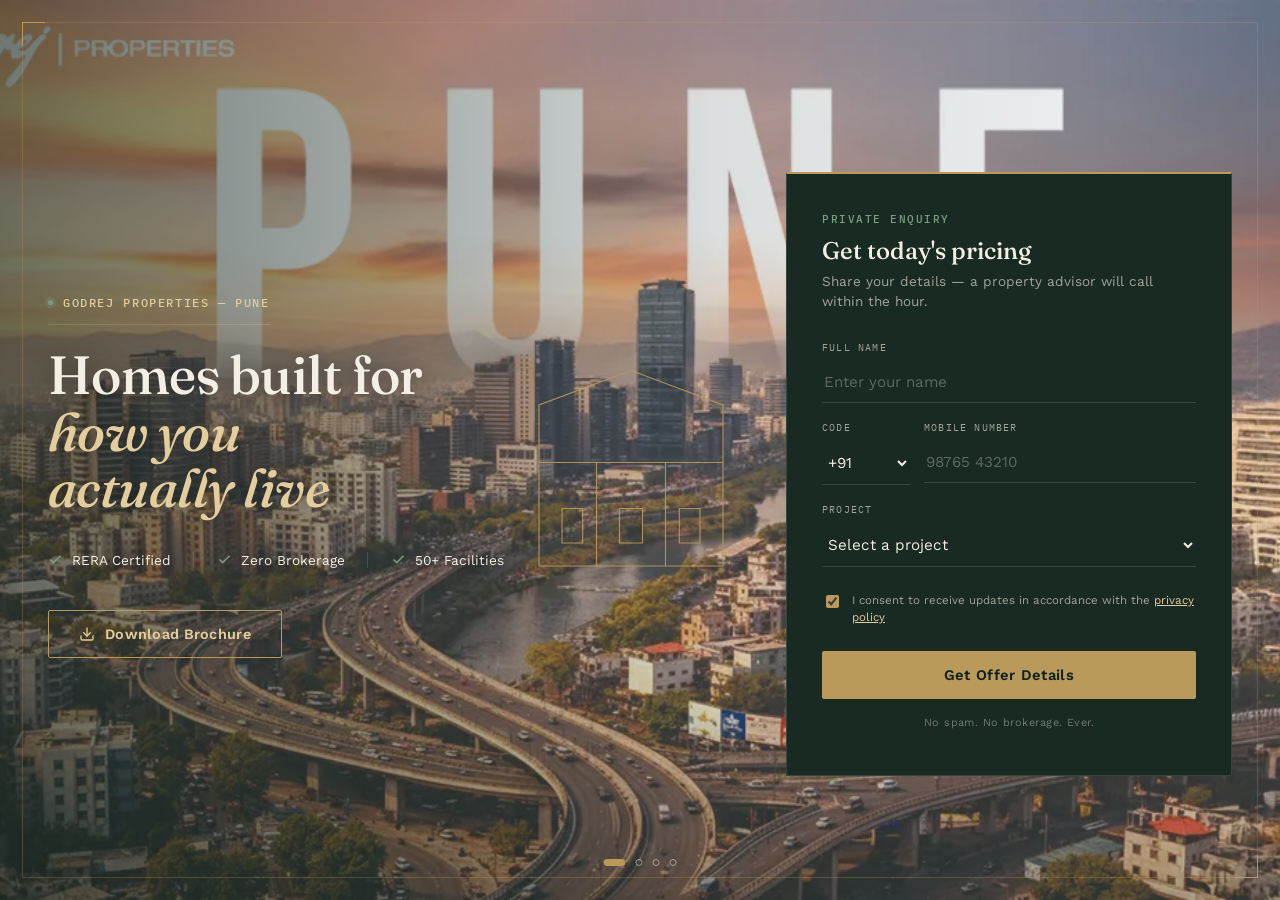
<file: hero-redesign.html>
<!DOCTYPE html>
<html lang="en">
<head>
<meta charset="UTF-8" />
<meta name="viewport" content="width=device-width, initial-scale=1.0" />
<title>Godrej Properties — Pune | Hero Redesign</title>
<link rel="preconnect" href="https://fonts.googleapis.com">
<link rel="preconnect" href="https://fonts.gstatic.com" crossorigin>
<link href="https://fonts.googleapis.com/css2?family=Fraunces:ital,opsz,wght@0,9..144,400;0,9..144,500;0,9..144,600;1,9..144,500&family=Work+Sans:wght@400;500;600&family=IBM+Plex+Mono:wght@500&display=swap" rel="stylesheet">
<style>
  :root{
    --ink:#10201A;
    --ink-soft:#182A21;
    --ink-line: rgba(244,239,228,0.14);
    --ivory:#F4EFE4;
    --ivory-dim: rgba(244,239,228,0.62);
    --brass:#B99A5B;
    --brass-light:#E3CD9C;
    --sage:#7E9C82;
    --radius: 4px;
    --ease: cubic-bezier(.22,.68,0,1);
  }

  *{box-sizing:border-box;}
  html,body{margin:0;padding:0;}
  body{
    background:var(--ink);
    font-family:'Work Sans', sans-serif;
    color:var(--ivory);
  }

  .eyebrow-font{
    font-family:'IBM Plex Mono', monospace;
    text-transform:uppercase;
    letter-spacing:0.14em;
    font-weight:500;
  }

  /* ============ HERO ============ */
  .bannersection{
    position:relative;
    min-height:100vh;
    background:var(--ink);
    display:flex;
    align-items:center;
    overflow:hidden;
  }

  /* Carousel */
  .banner-carousel{ position:absolute; inset:0; z-index:0; }
  .banner-slide{
    position:absolute; inset:0;
    background-size:cover; background-position:center;
    opacity:0;
    transition:opacity 1.1s var(--ease);
  }
  .banner-slide.active{ opacity:1; }

  .bannersection-overlay{
    position:absolute; inset:0; z-index:1;
    background:
      linear-gradient(90deg, rgba(16,32,26,0.6) 0%, rgba(16,32,26,0.38) 30%, rgba(16,32,26,0.14) 56%, rgba(16,32,26,0.04) 100%),
      linear-gradient(0deg, rgba(16,32,26,0.3) 0%, rgba(16,32,26,0) 24%);
  }

  /* thin brass frame — reinforces the "ledger / blueprint" feel */
  .hero-frame{
    position:absolute; inset:22px; z-index:2;
    border:1px solid rgba(185,154,91,0.28);
    pointer-events:none;
  }
  .hero-frame::before, .hero-frame::after{
    content:'';
    position:absolute; width:22px; height:22px;
    border:1px solid var(--brass);
  }
  .hero-frame::before{ top:-1px; left:-1px; border-right:none; border-bottom:none; }
  .hero-frame::after{ bottom:-1px; right:-1px; border-left:none; border-top:none; }

  .banner-carousel-dots{
    position:absolute; bottom:34px; left:50%; transform:translateX(-50%);
    z-index:5; display:flex; gap:10px; align-items:center;
  }
  .carousel-dot{
    width:7px; height:7px; border-radius:50%;
    background:transparent; border:1px solid rgba(244,239,228,0.5);
    cursor:pointer; padding:0; transition:all .35s var(--ease);
  }
  .carousel-dot.active{ background:var(--brass); border-color:var(--brass); width:22px; border-radius:4px; }

  .hero-grid{
    position:relative; z-index:3;
    max-width:1320px; width:100%; margin:0 auto;
    padding:7rem 3rem 4rem;
    display:grid;
    grid-template-columns:1.15fr 0.78fr;
    gap:5rem;
    align-items:center;
  }

  /* -------- Left content -------- */
  .hero-content{ position:relative; }

  .hero-tag{
    display:inline-flex; align-items:center; gap:10px;
    color:var(--brass-light);
    font-size:0.72rem;
    padding-bottom:14px;
    margin-bottom:22px;
    border-bottom:1px solid var(--ink-line);
  }
  .hero-tag .dot{ width:5px; height:5px; border-radius:50%; background:var(--sage); box-shadow:0 0 0 3px rgba(126,156,130,0.25); }

  .hero-title{
    font-family:'Fraunces', serif;
    font-weight:500;
    font-size:clamp(2.6rem, 4.2vw, 4rem);
    line-height:1.05;
    letter-spacing:-0.01em;
    color:var(--ivory);
    margin:0 0 2.2rem;
    max-width:11ch;
    text-shadow:0 2px 24px rgba(0,0,0,0.45);
  }
  .hero-title em{
    font-style:italic;
    font-weight:500;
    color:var(--brass-light);
  }

  .hero-desc{
    font-size:1.05rem;
    line-height:1.65;
    color:var(--ivory-dim);
    max-width:480px;
    margin-bottom:2.4rem;
    font-weight:400;
  }

  .hero-highlights{
    display:flex; flex-wrap:wrap;
    margin-bottom:2.6rem;
  }
  .highlight-item{
    display:flex; align-items:center; gap:9px;
    font-size:0.85rem;
    color:var(--ivory);
    padding:0 1.4rem;
    border-right:1px solid var(--ink-line);
    text-shadow:0 1px 12px rgba(0,0,0,0.4);
  }
  .highlight-item:first-child{ padding-left:0; }
  .highlight-item:last-child{ border-right:none; }
  .highlight-item svg{ width:15px; height:15px; color:var(--sage); flex-shrink:0; }

  .btn-gold{
    display:inline-flex; align-items:center; gap:10px;
    background:transparent;
    color:var(--brass-light);
    border:1px solid var(--brass);
    padding:15px 30px;
    font-family:'Work Sans', sans-serif;
    font-size:0.9rem;
    font-weight:600;
    letter-spacing:0.02em;
    border-radius:2px;
    cursor:pointer;
    transition:all .35s var(--ease);
  }
  .btn-gold:hover{
    background:var(--brass);
    color:var(--ink);
    box-shadow:0 10px 30px -8px rgba(185,154,91,0.55);
  }
  .btn-gold svg{ width:16px; height:16px; }

  /* signature element: architectural line-plan sketch, draws itself in */
  .blueprint-sketch{
    position:absolute;
    right:-40px; top:50%; transform:translateY(-50%);
    width:230px; height:230px;
    opacity:0.9;
    pointer-events:none;
    display:none;
  }
  .blueprint-sketch path{
    fill:none;
    stroke:var(--brass);
    stroke-width:1;
    stroke-dasharray:900;
    stroke-dashoffset:900;
    animation:draw 2.6s var(--ease) 0.4s forwards;
  }
  @keyframes draw{ to{ stroke-dashoffset:0; } }

  /* -------- Right form card -------- */
  .hero-form-wrapper{ position:relative; }

  .hero-form-card{
    background:var(--ink-soft);
    border:1px solid var(--ink-line);
    border-top:2px solid var(--brass);
    padding:2.4rem 2.2rem 2.2rem;
    position:relative;
  }

  .form-header{ margin-bottom:1.8rem; }
  .form-eyebrow{
    color:var(--sage);
    font-size:0.68rem;
    margin-bottom:10px;
    display:block;
  }
  .form-title{
    font-family:'Fraunces', serif;
    font-weight:500;
    font-size:1.5rem;
    color:var(--ivory);
    margin:0 0 6px;
  }
  .form-subtitle{
    font-size:0.85rem;
    color:var(--ivory-dim);
    margin:0;
    line-height:1.5;
  }

  .form-inputContainer{ margin-bottom:1.15rem; }
  .form-inputContainer label{
    display:block;
    font-family:'IBM Plex Mono', monospace;
    font-size:0.62rem;
    letter-spacing:0.12em;
    text-transform:uppercase;
    color:var(--ivory-dim);
    margin-bottom:8px;
  }

  .form-input{
    width:100%;
    padding:11px 2px;
    background:transparent;
    border:none;
    border-bottom:1px solid var(--ink-line);
    color:var(--ivory);
    font-family:'Work Sans', sans-serif;
    font-size:0.95rem;
    outline:none;
    transition:border-color .3s var(--ease);
  }
  .form-input::placeholder{ color:rgba(244,239,228,0.32); }
  .form-input:focus{ border-color:var(--brass); }

  .hero-form-card select.form-input{ color:var(--ivory); cursor:pointer; }
  .hero-form-card select.form-input option{ background:var(--ink-soft); color:var(--ivory); }

  .row-split{ display:grid; grid-template-columns:88px 1fr; gap:14px; }

  .consent-row{
    display:flex; gap:10px; align-items:flex-start;
    margin-bottom:1.5rem;
    padding-top:0.4rem;
  }
  .consent-row input{ margin-top:3px; accent-color:var(--brass); }
  .form-checkboxlabel{
    color:var(--ivory-dim);
    font-size:0.72rem;
    line-height:1.5;
    cursor:pointer;
  }
  .form-checkboxlabel a{ color:var(--brass-light); text-decoration:underline; }

  .form-SubmitBtn{
    width:100%;
    padding:15px;
    background:var(--brass);
    color:var(--ink);
    border:none;
    border-radius:2px;
    font-family:'Work Sans', sans-serif;
    font-weight:600;
    font-size:0.92rem;
    letter-spacing:0.02em;
    cursor:pointer;
    transition:all .3s var(--ease);
  }
  .form-SubmitBtn:hover{ background:var(--brass-light); box-shadow:0 12px 28px -10px rgba(185,154,91,0.6); }

  .form-trust{
    margin-top:1.1rem;
    text-align:center;
    font-size:0.68rem;
    color:rgba(244,239,228,0.4);
    letter-spacing:0.04em;
  }

  @media (min-width:1024px){ .blueprint-sketch{ display:block; } }

  /* ============ MOBILE ============ */
  @media (max-width:768px){
    .bannersection{ min-height:auto; display:block; }
    .banner-carousel{ position:relative; height:46vh; min-height:340px; }
    .hero-frame{ inset:12px; }
    .bannersection-overlay{
      background:linear-gradient(180deg, rgba(16,32,26,0.25) 0%, rgba(16,32,26,0.95) 82%, var(--ink) 100%);
    }
    .hero-grid{
      grid-template-columns:1fr;
      padding:0 1.4rem 2.4rem;
      margin-top:-90px;
      gap:2.2rem;
    }
    .hero-tag{ font-size:0.66rem; }
    .hero-title{ font-size:2rem; max-width:none; }
    .hero-desc{ font-size:0.95rem; max-width:none; }
    .hero-highlights{ gap:0; }
    .highlight-item{ font-size:0.78rem; padding:0 1rem; }
    .btn-gold{ width:100%; justify-content:center; }
    .hero-form-card{ padding:1.9rem 1.4rem; }
  }
</style>
</head>
<body>

<section class="bannersection">
  <div class="banner-carousel" id="bannerCarousel" aria-label="Banner image carousel">
    <div class="banner-slide active" style="background-image:url('assests/images/banner/banner.webp');"></div>
    <div class="banner-slide" style="background-image:url('assests/images/banner/card-lg-1.webp');"></div>
    <div class="banner-slide" style="background-image:url('assests/images/banner/card-lg-2.webp');"></div>
    <div class="banner-slide" style="background-image:url('assests/images/banner/card-lg-3.webp');"></div>
  </div>

  <div class="bannersection-overlay"></div>
  <div class="hero-frame"></div>

  <div class="banner-carousel-dots" id="bannerDots" aria-label="Carousel navigation">
    <button class="carousel-dot active" data-index="0" aria-label="Slide 1"></button>
    <button class="carousel-dot" data-index="1" aria-label="Slide 2"></button>
    <button class="carousel-dot" data-index="2" aria-label="Slide 3"></button>
    <button class="carousel-dot" data-index="3" aria-label="Slide 4"></button>
  </div>

  <div class="hero-grid">
    <!-- Left -->
    <div class="hero-content">
      <div class="hero-tag eyebrow-font"><span class="dot"></span>Godrej Properties — Pune</div>

      <h1 class="hero-title">Homes built for <em>how you actually live</em></h1>

      <div class="hero-highlights">
        <div class="highlight-item">
          <svg viewBox="0 0 24 24" fill="none" stroke="currentColor" stroke-width="2.5"><polyline points="20 6 9 17 4 12"></polyline></svg>
          RERA Certified
        </div>
        <div class="highlight-item">
          <svg viewBox="0 0 24 24" fill="none" stroke="currentColor" stroke-width="2.5"><polyline points="20 6 9 17 4 12"></polyline></svg>
          Zero Brokerage
        </div>
        <div class="highlight-item">
          <svg viewBox="0 0 24 24" fill="none" stroke="currentColor" stroke-width="2.5"><polyline points="20 6 9 17 4 12"></polyline></svg>
          50+ Facilities
        </div>
      </div>

      <button class="btn-gold popup-trigger" data-subheading="Download Brochure">
        <svg viewBox="0 0 24 24" fill="none" stroke="currentColor" stroke-width="2" stroke-linecap="round" stroke-linejoin="round"><path d="M21 15v4a2 2 0 0 1-2 2H5a2 2 0 0 1-2-2v-4"></path><polyline points="7 10 12 15 17 10"></polyline><line x1="12" y1="15" x2="12" y2="3"></line></svg>
        Download Brochure
      </button>

      <svg class="blueprint-sketch" viewBox="0 0 200 200" aria-hidden="true">
        <path d="M20 180 L20 40 L100 10 L180 40 L180 180 Z"></path>
        <path d="M20 90 L180 90"></path>
        <path d="M70 90 L70 180"></path>
        <path d="M130 90 L130 180"></path>
        <path d="M40 130 L58 130 L58 160 L40 160 Z"></path>
        <path d="M90 130 L110 130 L110 160 L90 160 Z"></path>
        <path d="M142 130 L160 130 L160 160 L142 160 Z"></path>
      </svg>
    </div>

    <!-- Right form -->
    <div class="hero-form-wrapper">
      <div class="hero-form-card" id="stickyForm">
        <div class="form-header">
          <span class="form-eyebrow eyebrow-font">Private Enquiry</span>
          <h2 class="form-title">Get today's pricing</h2>
          <p class="form-subtitle">Share your details — a property advisor will call within the hour.</p>
        </div>
        <form id="ModalFormSlug1" data-tracking-id="form_2">
          <div class="form-inputContainer">
            <label for="f-name">Full name</label>
            <input id="f-name" type="text" class="form-input form-name" placeholder="Enter your name" aria-label="Enter Your Name" required />
          </div>

          <div class="form-inputContainer row-split">
            <div>
              <label for="f-code">Code</label>
              <select id="f-code" class="form-input form-country" aria-label="Select Country Code" required>
                <option value="+91" selected>+91</option>
                <option value="+1">+1</option>
                <option value="+44">+44</option>
                <option value="+971">+971</option>
              </select>
            </div>
            <div>
              <label for="f-number">Mobile number</label>
              <input id="f-number" type="text" class="form-input form-number" placeholder="98765 43210" aria-label="Enter Mobile Number" required />
            </div>
          </div>

          <div class="form-inputContainer">
            <label for="f-project">Project</label>
            <select id="f-project" class="form-input form-project" aria-label="Select Project" required>
              <option value="6056" disabled selected>Select a project</option>
              <option value="5780">Godrej Elaris</option>
              <option value="6023">Godrej Kharadi</option>
              <option value="6052">The Aqua Retreat</option>
            </select>
          </div>

          <div class="consent-row">
            <input type="checkbox" id="form-checkbox" checked required />
            <label for="form-checkbox" class="form-checkboxlabel">I consent to receive updates in accordance with the <a href="https://www.homesfy.co.in/privacy.html" target="_blank" rel="noopener">privacy policy</a></label>
          </div>

          <div class="form-inputContainer" style="margin-bottom:0;">
            <button type="submit" class="form-SubmitBtn">Get Offer Details</button>
          </div>
        </form>
        <p class="form-trust">No spam. No brokerage. Ever.</p>
      </div>
    </div>
  </div>
</section>

<script>
  (function(){
    const slides = document.querySelectorAll('.banner-slide');
    const dots = document.querySelectorAll('.carousel-dot');
    let current = 0;
    function show(i){
      slides.forEach(s=>s.classList.remove('active'));
      dots.forEach(d=>d.classList.remove('active'));
      slides[i].classList.add('active');
      dots[i].classList.add('active');
      current = i;
    }
    dots.forEach(dot=>{
      dot.addEventListener('click', ()=> show(parseInt(dot.dataset.index)));
    });
    setInterval(()=>{ show((current+1) % slides.length); }, 5000);
  })();
</script>

</body>
</html>
</file>
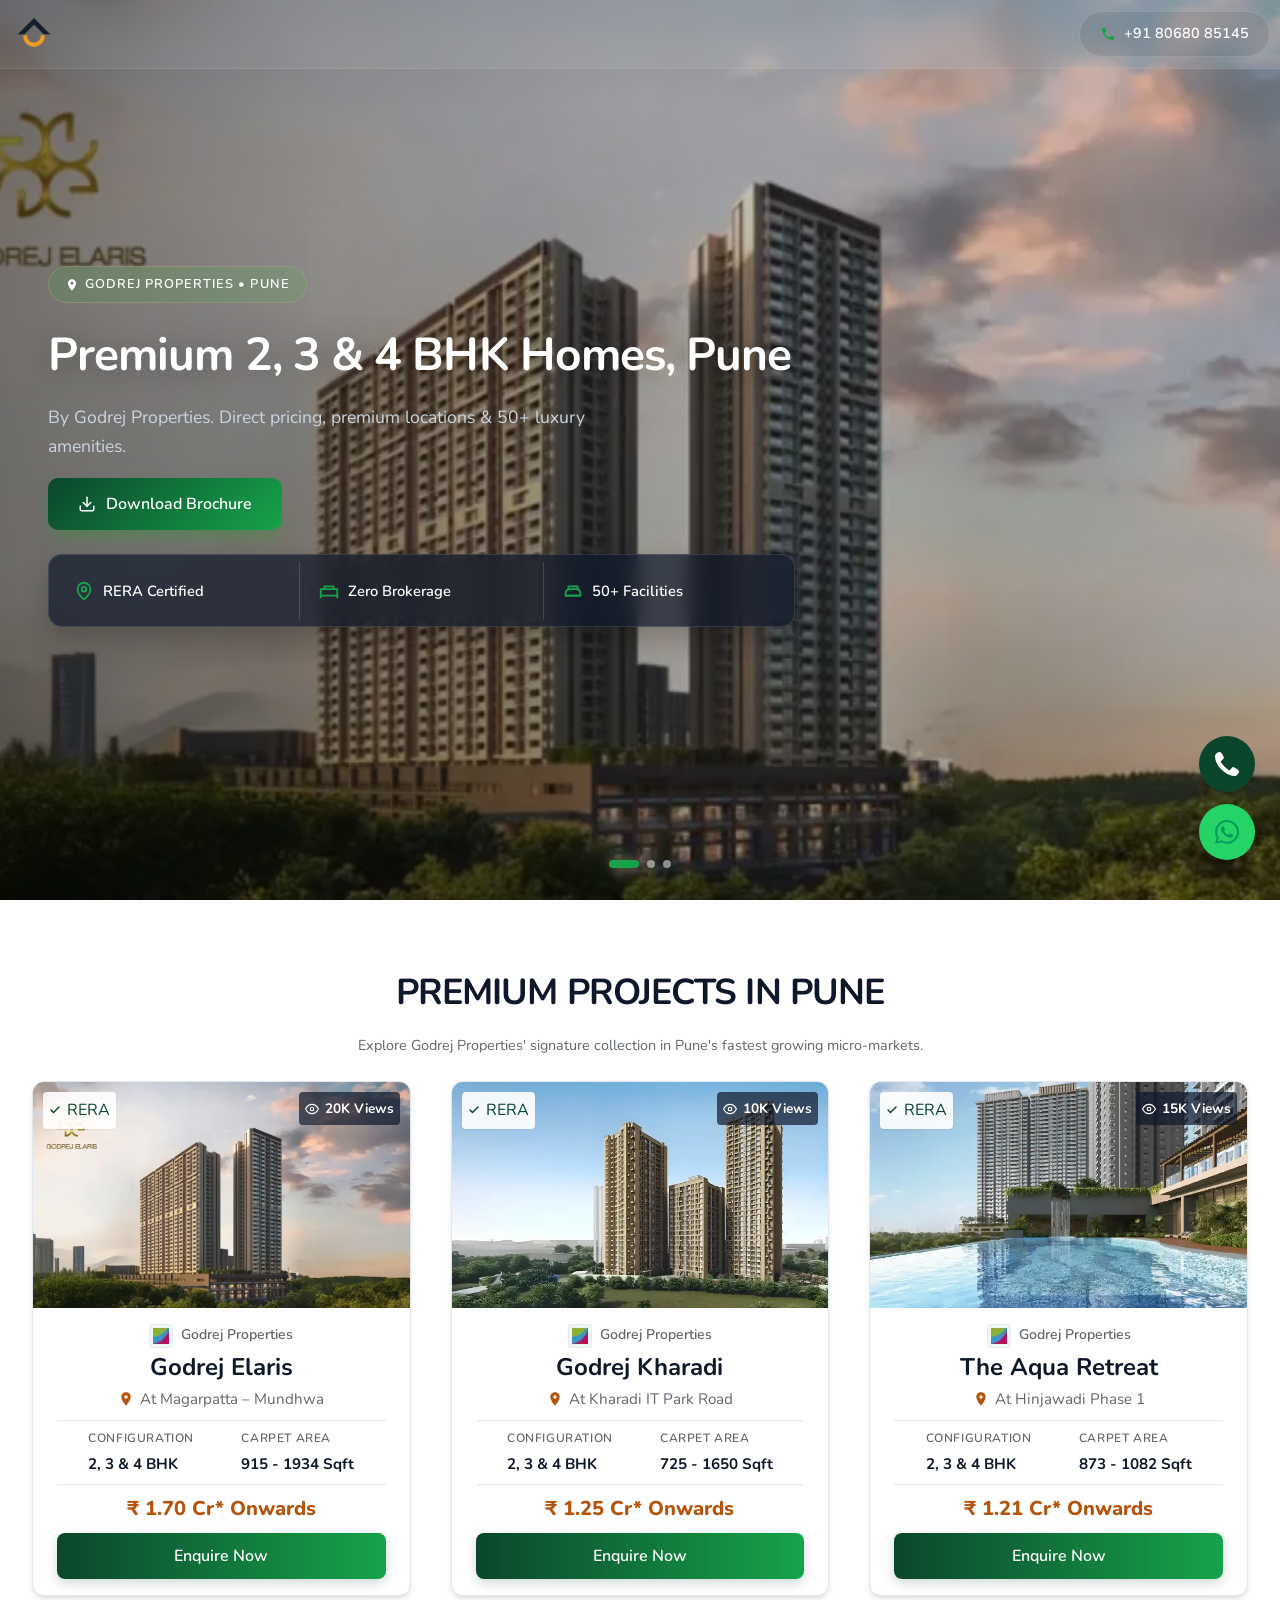
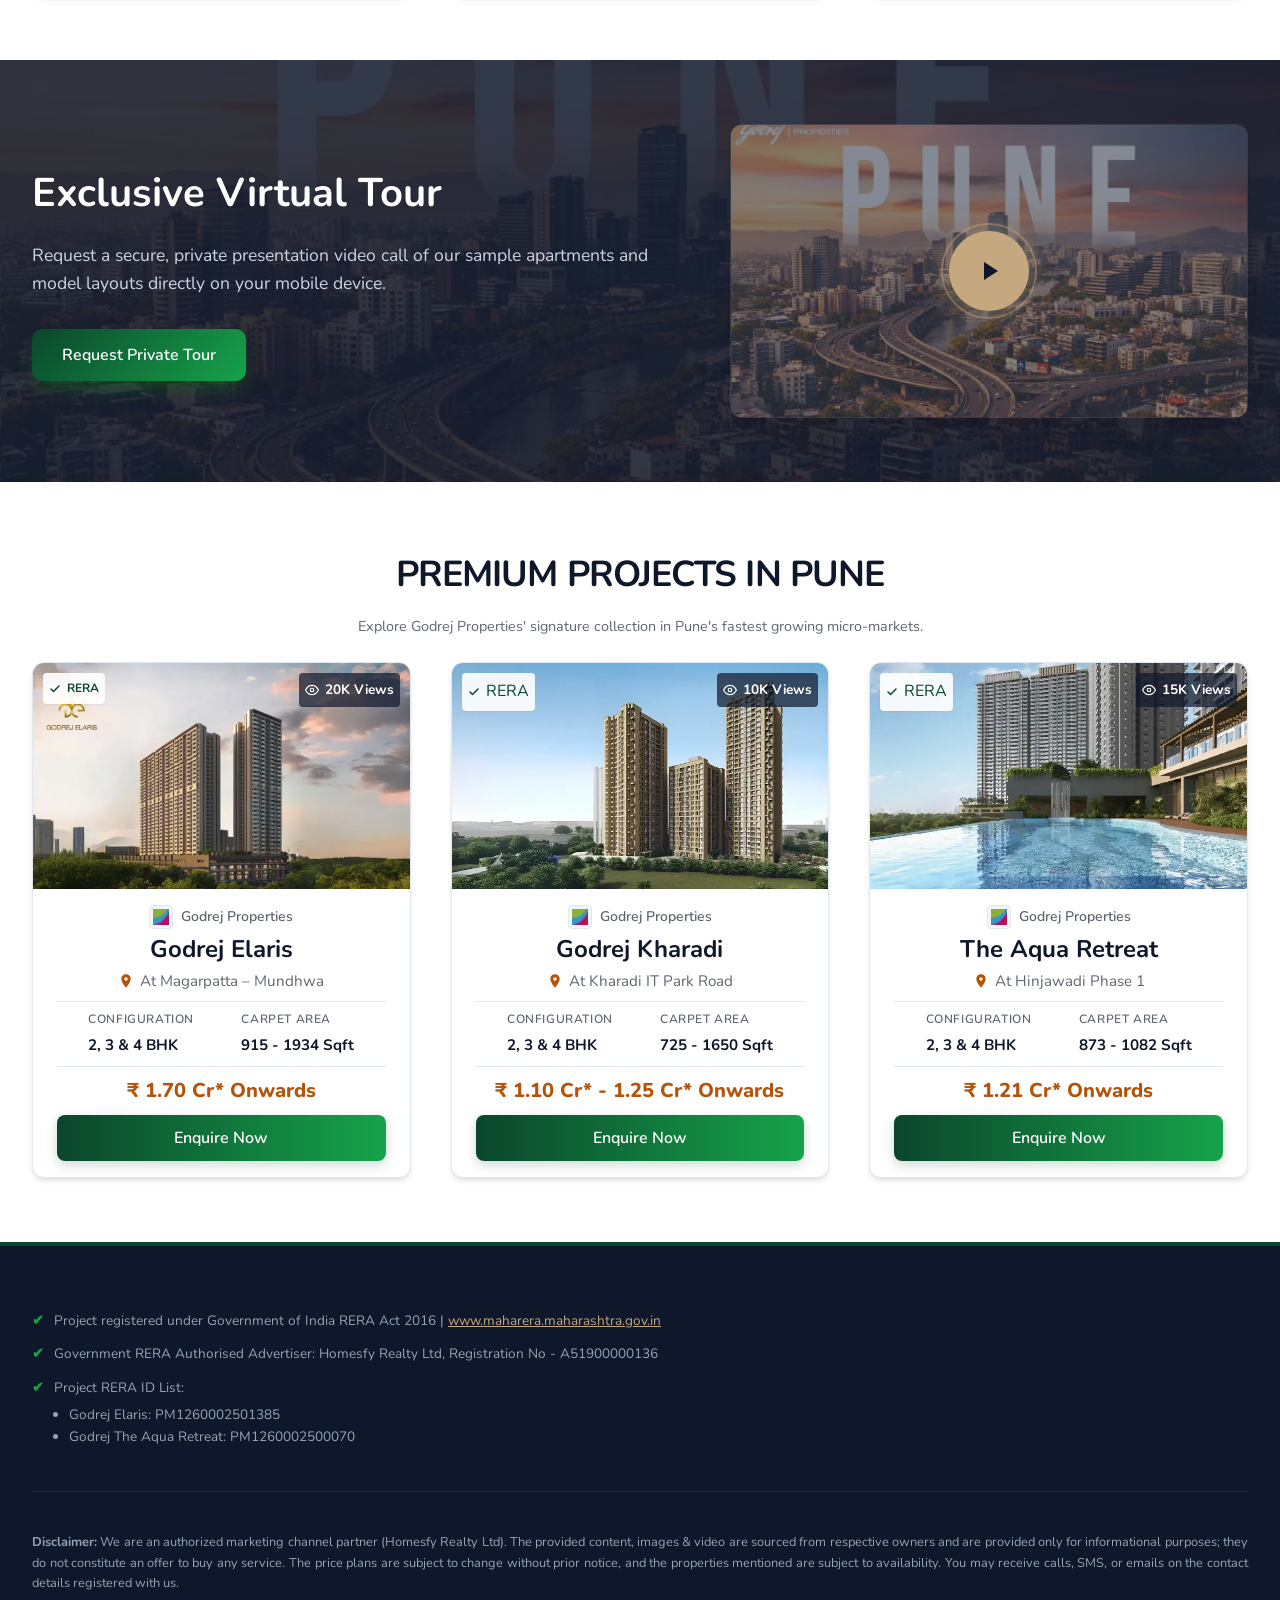
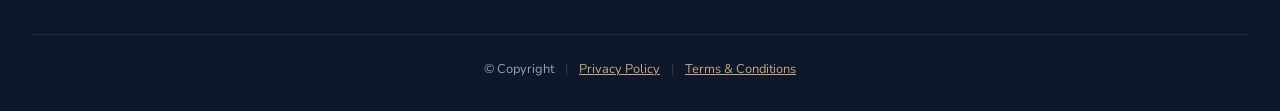
<file: test.html>
<!DOCTYPE html>
<html lang="en">

<head>
    <!-- Google Tag Manager -->
    <script>(function (w, d, s, l, i) {
            w[l] = w[l] || []; w[l].push({
                'gtm.start':
                    new Date().getTime(), event: 'gtm.js'
            }); var f = d.getElementsByTagName(s)[0],
                j = d.createElement(s), dl = l != 'dataLayer' ? '&l=' + l : ''; j.async = true; j.src =
                    'https://www.googletagmanager.com/gtm.js?id=' + i + dl; f.parentNode.insertBefore(j, f);
        })(window, document, 'script', 'dataLayer', 'GTM-KM9DRK9W');</script>
    <!-- End Google Tag Manager -->

    <meta charset="UTF-8">
    <meta name="viewport" content="width=device-width, initial-scale=1.0">
    <title>2, 3 & 4 BHK Apartments, Pune | Price, Floor Plans, Amenities | Download Brochure.</title>
    <meta name="description"
        content="Residential projects by Godrej Properties offer beautiful 2, 3 & 4 BHK apartments in Pune with world-class amenities and seamless connectivity for residents.">
    <meta name="keywords"
        content="Godrej Kharadi, Godrej Properties Kharadi, Godrej Kharadi Pune, Godrej Upper Kharadi, Godrej Properties Upper Kharadi, Godrej Kharadi New Launch, Godrej New Launch Kharadi, Godrej Upper Kharadi New Launch, Godrej New Launch Upper Kharadi.">

    <link rel="preload" as="image" fetchpriority="high" href="assests/images/banner/banner.webp"
        media="(min-width:769px)">
    <link rel="preload" as="image" fetchpriority="high" href="assests/images/banner/banner-480.webp"
        media="(max-width:768px)">
    <link rel="shortcut icon" href="assests/images/logo/homesfy-logo.webp" type="image/x-icon">
    <link rel="preload" as="font" type="font/ttf" href="assests/fonts/Nunito-VariableFont_wght.ttf" crossorigin>

    <style>
        @font-face {
            font-family: 'Nunito';
            src: url(assests/fonts/Nunito-VariableFont_wght.ttf);
            font-display: swap;
            font-weight: 400;
        }
    </style>

    <link rel="stylesheet" href="assests/css/style.css">
    <link rel="stylesheet" href="assests/css/main.css">
</head>

<body>
    <!-- Google Tag Manager (noscript) -->
    <noscript><iframe src="https://www.googletagmanager.com/ns.html?id=GTM-KM9DRK9W" height="0" width="0"
            style="display:none;visibility:hidden"></iframe></noscript>
    <!-- End Google Tag Manager (noscript) -->

    
    <!-- Header / Navbar -->
    <header class="banner-header-desktop">
        <div class="header-nav">
            <div class="logo-mark">
                <img src="assests/images/logo/homesfy-logo.webp" alt="Homesfy Logo" loading="lazy" width="48" height="48">
            </div>
            <a href="tel:+918068085145" class="banner-phone-link">
                <svg viewBox="0 0 24 24"><path d="M6.62 10.79a15.09 15.09 0 006.59 6.59l2.2-2.2a1 1 0 011.01-.24 11.36 11.36 0 003.57.57 1 1 0 011 1V20a1 1 0 01-1 1A17 17 0 013 4a1 1 0 011-1h3.5a1 1 0 011 1 11.36 11.36 0 00.57 3.57 1 1 0 01-.25 1.02z"/></svg>
                +91 80680 85145
            </a>
        </div>
    </header>

    <!-- Main Content -->
    <main>
        <section class="bannersection">
  <div class="hero-media">
    <div class="banner-carousel" id="bannerCarousel" aria-label="Banner image carousel">
      <div class="banner-slide active" style="background-image:url('assests/images/banner/card-lg-1.webp');"></div>
      <div class="banner-slide" style="background-image:url('assests/images/banner/card-lg-2.webp');"></div>
      <div class="banner-slide" style="background-image:url('assests/images/banner/card-lg-3.webp');"></div>
    </div>
    <div class="bannersection-overlay"></div>
    <div class="banner-carousel-dots" id="bannerDots" aria-label="Carousel navigation">
      <button class="carousel-dot active" data-index="0" aria-label="Slide 1"></button>
      <button class="carousel-dot" data-index="1" aria-label="Slide 2"></button>
      <button class="carousel-dot" data-index="2" aria-label="Slide 3"></button>
    </div>
  </div>

  <div class="hero-grid">
    <div class="hero-content">
      <div class="hero-tag">
        <svg viewBox="0 0 24 24" fill="currentColor"><path d="M12 2C8.13 2 5 5.13 5 9c0 5.25 7 13 7 13s7-7.75 7-13c0-3.87-3.13-7-7-7zm0 9.5c-1.38 0-2.5-1.12-2.5-2.5s1.12-2.5 2.5-2.5 2.5 1.12 2.5 2.5-1.12 2.5-2.5 2.5z"/></svg>
        Godrej Properties • Pune
      </div>

      <h1 class="hero-title">Premium <span>2, 3 &amp; 4 BHK</span> Homes, Pune</h1>

      <p class="hero-desc">By Godrej Properties. Direct pricing, premium locations &amp; 50+ luxury amenities.</p>

      <button class="btn-gold desktopBtn popup-trigger" data-subheading="Download Brochure">
        <svg viewBox="0 0 24 24" fill="none" stroke="currentColor" stroke-width="2" stroke-linecap="round" stroke-linejoin="round"><path d="M21 15v4a2 2 0 0 1-2 2H5a2 2 0 0 1-2-2v-4"></path><polyline points="7 10 12 15 17 10"></polyline><line x1="12" y1="15" x2="12" y2="3"></line></svg>
        Download Brochure
      </button>

      <div class="hero-highlights">
        <div class="highlight-item">
            <!-- <svg viewBox="0 0 24 24" fill="none" stroke="currentColor" stroke-width="2.5"><polyline points="20 6 9 17 4 12"></polyline></svg> -->
            RERA Certified</div>
        <div class="highlight-item">
            <!-- <svg viewBox="0 0 24 24" fill="none" stroke="currentColor" stroke-width="2.5"><polyline points="20 6 9 17 4 12"></polyline></svg> -->
            Zero Brokerage</div>
        <div class="highlight-item">
            <!-- <svg viewBox="0 0 24 24" fill="none" stroke="currentColor" stroke-width="2.5"><polyline points="20 6 9 17 4 12"></polyline></svg> -->
            50+ Facilities</div>
      </div>
    </div>

    <div class="hero-form-wrapper">
      <div class="hero-form-card" id="stickyForm">
        <div class="form-header">
          <h2 class="form-title">Enquire Now</h2>
          <p class="form-subtitle">Register to unlock exclusive pricing &amp; offers</p>
        </div>
        <form id="ModalFormSlug1" data-tracking-id="form_2">
          <div class="form-inputContainer">
            <label class="form-label" for="f-name">Full Name</label>
            <input id="f-name" type="text" class="form-input form-name" placeholder="Enter your name" required />
          </div>
          <div class="form-inputContainer row-split">
            <div>
              <label class="form-label" for="f-code">Code</label>
              <select id="f-code" class="form-input form-country" required>
                <option value="+91" selected>India (+91)</option>
                <option value="+1">USA (+1)</option>
                <option value="+44">UK (+44)</option>
              </select>
            </div>
            <div>
              <label class="form-label" for="f-number">Mobile Number</label>
              <input id="f-number" type="text" class="form-input form-number" placeholder="98765 43210" required />
            </div>
          </div>
          <div class="form-inputContainer">
            <label class="form-label" for="f-project">Project</label>
            <select id="f-project" class="form-input form-project" required>
              <option value="6056" disabled selected>Select Project</option>
              <option value="5780">Godrej Elaris</option>
              <option value="6023">Godrej Kharadi</option>
              <option value="6052">The Aqua Retreat</option>
            </select>
          </div>
          <div class="consent-row">
            <input type="checkbox" id="form-checkbox" checked required />
            <label for="form-checkbox" class="form-checkboxlabel">I consent to receive updates in accordance with the <a href="https://www.homesfy.co.in/privacy.html" target="_blank" rel="noopener">privacy policy</a></label>
          </div>
          <button type="submit" class="form-SubmitBtn">Get Offer Details</button>
        </form>
      </div>
    </div>
  </div>
</section>

        <!-- Property Grid Section -->
        <section class="property-cards-section">
            <div class="section-container">
                <div class="section-header">
                    <h2 class="section-title">Premium Projects in Pune</h2>
                    <p class="section-subtitle">Explore Godrej Properties' signature collection in Pune's fastest
                        growing micro-markets.</p>
                </div>

                <div class="property-cards-container">
                    <!-- Project 1 -->
                    <div class="property-card card1" data-project-id="5780">
                        <div class="image-container">
                            <picture>
                                <source srcset="assests/images/banner/card1.webp" media="(max-width: 768px)">
                                <img src="assests/images/banner/card-lg-1.webp" alt="Godrej Elaris"
                                    class="property-image" loading="lazy">
                            </picture>
                            <div class="rera-badge">
                                <svg viewBox="0 0 24 24" fill="none" stroke="currentColor" stroke-width="3"
                                    stroke-linecap="round" stroke-linejoin="round">
                                    <polyline points="20 6 9 17 4 12"></polyline>
                                </svg>
                                <span>RERA</span>
                            </div>
                            <div class="view-count">
                                <svg viewBox="0 0 24 24" fill="none" stroke="currentColor" stroke-width="2"
                                    stroke-linecap="round" stroke-linejoin="round">
                                    <path d="M1 12s4-8 11-8 11 8 11 8-4 8-11 8-11-8-11-8z"></path>
                                    <circle cx="12" cy="12" r="3"></circle>
                                </svg>
                                <span>20K Views</span>
                            </div>
                        </div>
                        <div class="content">
                            <div class="developer-info">
                                <div class="developer-icon">
                                    <img src="assests/images/logo/godrej-favicon.webp" alt="Godrej Logo" loading="lazy">
                                </div>
                                <span class="developer-name">Godrej Properties</span>
                            </div>
                            <h3 class="property-title">Godrej Elaris</h3>
                            <div class="location">
                                <svg viewBox="0 0 24 24" fill="currentColor">
                                    <path
                                        d="M12 2C8.13 2 5 5.13 5 9c0 5.25 7 13 7 13s7-7.75 7-13c0-3.87-3.13-7-7-7zm0 9.5c-1.38 0-2.5-1.12-2.5-2.5s1.12-2.5 2.5-2.5 2.5 1.12 2.5 2.5-1.12 2.5-2.5 2.5z" />
                                </svg>
                                <span>At Magarpatta – Mundhwa</span>
                            </div>
                            <div class="property-details">
                                <div class="detail-item">
                                    <span class="detail-label">Configuration</span>
                                    <span class="detail-value">2, 3 & 4 BHK</span>
                                </div>
                                <div class="detail-item">
                                    <span class="detail-label">Carpet Area</span>
                                    <span class="detail-value">915 - 1934 Sqft</span>
                                </div>
                            </div>
                            <div class="price-range">₹ 1.70 Cr* Onwards</div>
                            <button class="enquire-now-btn popup-trigger"
                                data-subheading="Enquire about Godrej Elaris">Enquire Now</button>
                        </div>
                    </div>

                    <!-- Project 2 -->
                    <div class="property-card card2" data-project-id="6023">
                        <div class="image-container">
                            <picture>
                                <source srcset="assests/images/banner/card2.webp" media="(max-width: 768px)">
                                <img src="assests/images/banner/card-lg-2.webp" alt="Godrej Kharadi"
                                    class="property-image" loading="lazy">
                            </picture>
                            <div class="rera-badge">
                                <svg viewBox="0 0 24 24" fill="none" stroke="currentColor" stroke-width="3"
                                    stroke-linecap="round" stroke-linejoin="round">
                                    <polyline points="20 6 9 17 4 12"></polyline>
                                </svg>
                                <span>RERA</span>
                            </div>
                            <div class="view-count">
                                <svg viewBox="0 0 24 24" fill="none" stroke="currentColor" stroke-width="2"
                                    stroke-linecap="round" stroke-linejoin="round">
                                    <path d="M1 12s4-8 11-8 11 8 11 8-4 8-11 8-11-8-11-8z"></path>
                                    <circle cx="12" cy="12" r="3"></circle>
                                </svg>
                                <span>10K Views</span>
                            </div>
                        </div>
                        <div class="content">
                            <div class="developer-info">
                                <div class="developer-icon">
                                    <img src="assests/images/logo/godrej-favicon.webp" alt="Godrej Logo" loading="lazy">
                                </div>
                                <span class="developer-name">Godrej Properties</span>
                            </div>
                            <h3 class="property-title">Godrej Kharadi</h3>
                            <div class="location">
                                <svg viewBox="0 0 24 24" fill="currentColor">
                                    <path
                                        d="M12 2C8.13 2 5 5.13 5 9c0 5.25 7 13 7 13s7-7.75 7-13c0-3.87-3.13-7-7-7zm0 9.5c-1.38 0-2.5-1.12-2.5-2.5s1.12-2.5 2.5-2.5 2.5 1.12 2.5 2.5-1.12 2.5-2.5 2.5z" />
                                </svg>
                                <span>At Kharadi IT Park Road</span>
                            </div>
                            <div class="property-details">
                                <div class="detail-item">
                                    <span class="detail-label">Configuration</span>
                                    <span class="detail-value">2, 3 & 4 BHK</span>
                                </div>
                                <div class="detail-item">
                                    <span class="detail-label">Carpet Area</span>
                                    <span class="detail-value">725 - 1650 Sqft</span>
                                </div>
                            </div>
                            <div class="price-range">₹ 1.25 Cr* Onwards</div>
                            <button class="enquire-now-btn popup-trigger"
                                data-subheading="Enquire about Godrej Kharadi">Enquire Now</button>
                        </div>
                    </div>

                    <!-- Project 3 -->
                    <div class="property-card card3" data-project-id="6052">
                        <div class="image-container">
                            <picture>
                                <source srcset="assests/images/banner/card3.webp" media="(max-width: 768px)">
                                <img src="assests/images/banner/card-lg-3.webp" alt="The Aqua Retreat"
                                    class="property-image" loading="lazy">
                            </picture>
                            <div class="rera-badge">
                                <svg viewBox="0 0 24 24" fill="none" stroke="currentColor" stroke-width="3"
                                    stroke-linecap="round" stroke-linejoin="round">
                                    <polyline points="20 6 9 17 4 12"></polyline>
                                </svg>
                                <span>RERA</span>
                            </div>
                            <div class="view-count">
                                <svg viewBox="0 0 24 24" fill="none" stroke="currentColor" stroke-width="2"
                                    stroke-linecap="round" stroke-linejoin="round">
                                    <path d="M1 12s4-8 11-8 11 8 11 8-4 8-11 8-11-8-11-8z"></path>
                                    <circle cx="12" cy="12" r="3"></circle>
                                </svg>
                                <span>15K Views</span>
                            </div>
                        </div>
                        <div class="content">
                            <div class="developer-info">
                                <div class="developer-icon">
                                    <img src="assests/images/logo/godrej-favicon.webp" alt="Godrej Logo" loading="lazy">
                                </div>
                                <span class="developer-name">Godrej Properties</span>
                            </div>
                            <h3 class="property-title">The Aqua Retreat</h3>
                            <div class="location">
                                <svg viewBox="0 0 24 24" fill="currentColor">
                                    <path
                                        d="M12 2C8.13 2 5 5.13 5 9c0 5.25 7 13 7 13s7-7.75 7-13c0-3.87-3.13-7-7-7zm0 9.5c-1.38 0-2.5-1.12-2.5-2.5s1.12-2.5 2.5-2.5 2.5 1.12 2.5 2.5-1.12 2.5-2.5 2.5z" />
                                </svg>
                                <span>At Hinjawadi Phase 1</span>
                            </div>
                            <div class="property-details">
                                <div class="detail-item">
                                    <span class="detail-label">Configuration</span>
                                    <span class="detail-value">2, 3 & 4 BHK</span>
                                </div>
                                <div class="detail-item">
                                    <span class="detail-label">Carpet Area</span>
                                    <span class="detail-value">873 - 1082 Sqft</span>
                                </div>
                            </div>
                            <div class="price-range">₹ 1.21 Cr* Onwards</div>
                            <button class="enquire-now-btn popup-trigger"
                                data-subheading="Enquire about The Aqua Retreat">Enquire Now</button>
                        </div>
                    </div>
                </div>
            </div>
        </section>

        <!-- Video tour CTA Section -->
        <section class="video-cta-section">
            <div class="section-container">
                <div class="video-cta-grid">
                    <div class="video-cta-text">
                        <h2>Exclusive Virtual Tour</h2>
                        <p>Request a secure, private presentation video call of our sample apartments and model layouts
                            directly on your mobile device.</p>
                        <button class="btn-gold popup-trigger"
                            data-subheading="Request Private Video Presentation Tour">
                            Request Private Tour
                        </button>
                    </div>
                    <div class="video-preview-wrapper">
                        <img src="assests/images/banner/banner.webp" alt="Video presentation preview"
                            class="video-preview-img">
                        <div class="video-play-overlay popup-trigger" data-subheading="Play Presentation Video Tour">
                            <div class="play-btn-circle">
                                <svg viewBox="0 0 24 24" fill="currentColor">
                                    <polygon points="5 3 19 12 5 21 5 3"></polygon>
                                </svg>
                            </div>
                        </div>
                    </div>
                </div>
            </div>
        </section>

        <section class="property-cards-section">
            <div class="section-container">
                <div class="section-header">
                    <h2 class="section-title">Premium Projects in Pune</h2>
                    <p class="section-subtitle">Explore Godrej Properties' signature collection in Pune's fastest
                        growing micro-markets.</p>
                </div>

                <div class="property-cards-container">
                    <!-- Project 1 -->
                    <div class="property-card card1" data-project-id="5780">
                        <div class="property-card-inner">
                            <div class="property-card-face property-card-front">
                                <div class="image-container">
                                    <picture>
                                        <source srcset="assests/images/banner/card1.webp" media="(max-width: 768px)">
                                        <img src="assests/images/banner/card-lg-1.webp" alt="Godrej Elaris"
                                            class="property-image" loading="lazy">
                                    </picture>
                                    <div class="rera-badge">
                                        <svg viewBox="0 0 24 24" fill="none" stroke="currentColor" stroke-width="3"
                                            stroke-linecap="round" stroke-linejoin="round">
                                            <polyline points="20 6 9 17 4 12"></polyline>
                                        </svg>
                                        <span>RERA</span>
                                    </div>
                                    <div class="view-count">
                                        <svg viewBox="0 0 24 24" fill="none" stroke="currentColor" stroke-width="2"
                                            stroke-linecap="round" stroke-linejoin="round">
                                            <path d="M1 12s4-8 11-8 11 8 11 8-4 8-11 8-11-8-11-8z"></path>
                                            <circle cx="12" cy="12" r="3"></circle>
                                        </svg>
                                        <span>20K Views</span>
                                    </div>
                                </div>
                                <div class="content">
                                    <div class="developer-info">
                                        <div class="developer-icon">
                                            <img src="assests/images/logo/godrej-favicon.webp" alt="Godrej Logo" loading="lazy">
                                        </div>
                                        <span class="developer-name">Godrej Properties</span>
                                    </div>
                                    <h3 class="property-title">Godrej Elaris</h3>
                                    <div class="location">
                                        <svg viewBox="0 0 24 24" fill="currentColor">
                                            <path
                                                d="M12 2C8.13 2 5 5.13 5 9c0 5.25 7 13 7 13s7-7.75 7-13c0-3.87-3.13-7-7-7zm0 9.5c-1.38 0-2.5-1.12-2.5-2.5s1.12-2.5 2.5-2.5 2.5 1.12 2.5 2.5-1.12 2.5-2.5 2.5z" />
                                        </svg>
                                        <span>At Magarpatta – Mundhwa</span>
                                    </div>
                                    <div class="property-details">
                                        <div class="detail-item">
                                            <span class="detail-label">Configuration</span>
                                            <span class="detail-value">2, 3 & 4 BHK</span>
                                        </div>
                                        <div class="detail-item">
                                            <span class="detail-label">Carpet Area</span>
                                            <span class="detail-value">915 - 1934 Sqft</span>
                                        </div>
                                    </div>
                                    <div class="price-range">₹ 1.70 Cr* Onwards</div>
                                    <button class="enquire-now-btn popup-trigger"
                                        data-subheading="Enquire about Godrej Elaris">Enquire Now</button>
                                </div>
                            </div>
                            <div class="property-card-face property-card-back">
                                <div class="back-panel">
                                    <div class="back-header">
                                        <h4>${title}</h4>
                                        <button type="button" class="back-close flip-toggle" aria-label="Close details">
                                            <svg viewBox="0 0 24 24" fill="none" stroke="currentColor" stroke-width="2.5" stroke-linecap="round">
                                                <line x1="18" y1="6" x2="6" y2="18"></line>
                                                <line x1="6" y1="6" x2="18" y2="18"></line>
                                            </svg>
                                        </button>
                                    </div>
                                    
                                    <p>${location}</p>
                                    <hr />
                                    <span class="back-label">Location & Amenities</span>
                                    <ul class="amenities-list">
                                        ${(amenityMap[projectId] || []).map((item) => `<li>${item}</li>`).join("")}
                                    </ul>
                                </div>
                                
                                <button type="button" class="back-cta flip-toggle">Back to card</button>
                            </div>
                        </div>
                    </div>

                    <!-- Project 2 -->
                    <div class="property-card card2" data-project-id="6023">
                        <div class="image-container">
                            <picture>
                                <source srcset="assests/images/banner/card2.webp" media="(max-width: 768px)">
                                <img src="assests/images/banner/card-lg-2.webp" alt="Godrej Kharadi"
                                    class="property-image" loading="lazy">
                            </picture>
                            <div class="rera-badge">
                                <svg viewBox="0 0 24 24" fill="none" stroke="currentColor" stroke-width="3"
                                    stroke-linecap="round" stroke-linejoin="round">
                                    <polyline points="20 6 9 17 4 12"></polyline>
                                </svg>
                                <span>RERA</span>
                            </div>
                            <div class="view-count">
                                <svg viewBox="0 0 24 24" fill="none" stroke="currentColor" stroke-width="2"
                                    stroke-linecap="round" stroke-linejoin="round">
                                    <path d="M1 12s4-8 11-8 11 8 11 8-4 8-11 8-11-8-11-8z"></path>
                                    <circle cx="12" cy="12" r="3"></circle>
                                </svg>
                                <span>10K Views</span>
                            </div>
                        </div>
                        <div class="content">
                            <div class="developer-info">
                                <div class="developer-icon">
                                    <img src="assests/images/logo/godrej-favicon.webp" alt="Godrej Logo" loading="lazy">
                                </div>
                                <span class="developer-name">Godrej Properties</span>
                            </div>
                            <h3 class="property-title">Godrej Kharadi</h3>
                            <div class="location">
                                <svg viewBox="0 0 24 24" fill="currentColor">
                                    <path
                                        d="M12 2C8.13 2 5 5.13 5 9c0 5.25 7 13 7 13s7-7.75 7-13c0-3.87-3.13-7-7-7zm0 9.5c-1.38 0-2.5-1.12-2.5-2.5s1.12-2.5 2.5-2.5 2.5 1.12 2.5 2.5-1.12 2.5-2.5 2.5z" />
                                </svg>
                                <span>At Kharadi IT Park Road</span>
                            </div>
                            <div class="property-details">
                                <div class="detail-item">
                                    <span class="detail-label">Configuration</span>
                                    <span class="detail-value">2, 3 & 4 BHK</span>
                                </div>
                                <div class="detail-item">
                                    <span class="detail-label">Carpet Area</span>
                                    <span class="detail-value">725 - 1650 Sqft</span>
                                </div>
                            </div>
                            <div class="price-range">₹ 1.10 Cr* - 1.25 Cr* Onwards</div>
                            <button class="enquire-now-btn popup-trigger"
                                data-subheading="Enquire about Godrej Kharadi">Enquire Now</button>
                        </div>
                    </div>

                    <!-- Project 3 -->
                    <div class="property-card card3" data-project-id="6052">
                        <div class="image-container">
                            <picture>
                                <source srcset="assests/images/banner/card3.webp" media="(max-width: 768px)">
                                <img src="assests/images/banner/card-lg-3.webp" alt="The Aqua Retreat"
                                    class="property-image" loading="lazy">
                            </picture>
                            <div class="rera-badge">
                                <svg viewBox="0 0 24 24" fill="none" stroke="currentColor" stroke-width="3"
                                    stroke-linecap="round" stroke-linejoin="round">
                                    <polyline points="20 6 9 17 4 12"></polyline>
                                </svg>
                                <span>RERA</span>
                            </div>
                            <div class="view-count">
                                <svg viewBox="0 0 24 24" fill="none" stroke="currentColor" stroke-width="2"
                                    stroke-linecap="round" stroke-linejoin="round">
                                    <path d="M1 12s4-8 11-8 11 8 11 8-4 8-11 8-11-8-11-8z"></path>
                                    <circle cx="12" cy="12" r="3"></circle>
                                </svg>
                                <span>15K Views</span>
                            </div>
                        </div>
                        <div class="content">
                            <div class="developer-info">
                                <div class="developer-icon">
                                    <img src="assests/images/logo/godrej-favicon.webp" alt="Godrej Logo" loading="lazy">
                                </div>
                                <span class="developer-name">Godrej Properties</span>
                            </div>
                            <h3 class="property-title">The Aqua Retreat</h3>
                            <div class="location">
                                <svg viewBox="0 0 24 24" fill="currentColor">
                                    <path
                                        d="M12 2C8.13 2 5 5.13 5 9c0 5.25 7 13 7 13s7-7.75 7-13c0-3.87-3.13-7-7-7zm0 9.5c-1.38 0-2.5-1.12-2.5-2.5s1.12-2.5 2.5-2.5 2.5 1.12 2.5 2.5-1.12 2.5-2.5 2.5z" />
                                </svg>
                                <span>At Hinjawadi Phase 1</span>
                            </div>
                            <div class="property-details">
                                <div class="detail-item">
                                    <span class="detail-label">Configuration</span>
                                    <span class="detail-value">2, 3 & 4 BHK</span>
                                </div>
                                <div class="detail-item">
                                    <span class="detail-label">Carpet Area</span>
                                    <span class="detail-value">873 - 1082 Sqft</span>
                                </div>
                            </div>
                            <div class="price-range">₹ 1.21 Cr* Onwards</div>
                            <button class="enquire-now-btn popup-trigger"
                                data-subheading="Enquire about The Aqua Retreat">Enquire Now</button>
                        </div>
                    </div>
                </div>
            </div>
        </section>
    </main>

    <!-- Popup Modal Form wrapper -->
    <section class="section-popup-form" role="alertdialog" aria-labelledby="popup-form-heading">
        <div class="popup-form-overlay" id="modalFormOverlay"></div>
        <div class="popup-form-container" id="modalFormContainer">
            <button class="popup-form-close" role="button" aria-label="Close Popup Form">&times;</button>
            <form id="ModalFormSlug2" data-tracking-id="form_2">
                <img src="assests/images/logo/homesfy-logo.webp" alt="Homesfy Logo" width="100" height="40"
                    loading="lazy">
                <h3 class="popup-form-heading" id="popup-form-heading">Enquire Now</h3>
                <p class="section-subheading popupform-subheading" id="popupform-subheading"></p>
                <hr style="margin-bottom: 20px; border: 0; border-top: 1px solid var(--border-color);">

                <div class="popupform-inputcontainer">
                    <input class="popupform-input form-name" placeholder="Enter Name" autocomplete="name" required
                        aria-label="Enter Your Name" id="popupform-name">
                </div>
                <div class="popupform-inputcontainer">
                    <select id="popupform-select" class="popupform-input form-country" required
                        aria-label="Select Country Code">
                        <!-- Filled by countrydata.js -->
                    </select>
                </div>
                <div class="popupform-inputcontainer">
                    <input class="popupform-input form-number" placeholder="Enter Mobile Number" autocomplete="mobile"
                        required aria-label="Enter Your Mobile Number" id="popupform-number">
                </div>
                <div class="popupform-inputcontainer">
                    <select class="popupform-input form-project" aria-label="Select Project"
                        required>
                        <option value=6056 disabled selected>Select Project</option>
                        <option value=5780>Godrej Elaris</option>
                        <option value=6023>Godrej Kharadi</option>
                        <option value=6052>The Aqua Retreat</option>
                    </select>
                </div>
                
                <div class="popupform-inputcontainer"
                    style="display: flex; align-items: flex-start; gap: 10px; text-align: left;">
                    <input type="checkbox" id="popupform-checkbox" checked required
                        aria-label="I consent to the use of provided data in accordance with the Privacy Policy">
                    <label for="popupform-checkbox" class="bannerform-checkboxlabel">I consent to receive updates in
                        accordance with the <a href="https://www.homesfy.co.in/privacy.html" target="_blank"
                            style="color: var(--primary-green-light);">privacy policy</a></label>
                </div>
                <div class="popupform-inputcontainer">
                    <input type="submit" value="Submit Now" class="popupform-submitBtn" role="button"
                        aria-label="Submit Form">
                </div>
            </form>
        </div>
    </section>

    <!-- Desktop Side Widgets -->
    <section class="ivr-container-desktop">
        <div class="ivr-desktop-buttons">
            <a href="#" class="ivr-phoneIcon-desktop IVR_Phone_No_Url" aria-label="Call Support">
                <img src="assests/images/icons/call.svg" alt="Call" width="24" height="24" loading="lazy">
            </a>
            <a href="" target="_blank" rel="noopener noreferrer" class="ivr-whatsapp-desktop whatsapp_url"
                aria-label="Chat with advisor">
                <img src="assests/images/icons/whatsapp.svg" alt="Whatsapp" width="24" height="24" loading="lazy">
            </a>
        </div>
    </section>

    <!-- Mobile Bottom Fixed Navigation -->
    <section class="ivr-container">
        <div class="ivr-flexContainer">
            <a class="ivr-phoneIcon IVR_Phone_No_Url ivr_button" aria-label="Call Support" href="tel:">
                <img src="assests/images/icons/call.svg" alt="Call" width="20" height="20" loading="lazy"> Call
            </a>
            <button class="ivr-siteVisitBtn popup-trigger ivr_button" data-subheading="Book Free Site Visit"
                aria-label="Book Free Site Visit">
                Book Visit
                <img src="assests/images/icons/sitevisit.webp" alt="Site Visit" width="20" height="20" loading="lazy">
            </button>
            <a class="ivr-whatsapp whatsapp_url ivr_button" aria-label="Chat with advisor" href="" target="_blank"
                rel="noopener noreferrer">
                <img src="assests/images/icons/whatsapp.svg" alt="Whatsapp" width="20" height="20" loading="lazy">
                Whatsapp
            </a>
        </div>
    </section>

    <!-- Footer -->
    <footer class="footer-container" role="contentinfo" aria-label="Footer" id="footer">
        <div class="footer-rera-info">
            <div class="footer-rera-item">
                <span class="footer-rera-checkmark" aria-hidden="true">✔</span>
                <span class="footer-rera-text">
                    Project registered under Government of India RERA Act 2016 |
                    <a href="https://maharera.maharashtra.gov.in/" target="_blank" rel="noopener noreferrer"
                        class="footer-rera-link" role="link">
                        www.maharera.maharashtra.gov.in
                    </a>
                </span>
            </div>
            <div class="footer-rera-item">
                <span class="footer-rera-checkmark" aria-hidden="true">✔</span>
                <span class="footer-rera-text">
                    Government RERA Authorised Advertiser: Homesfy Realty Ltd, Registration No - A51900000136
                </span>
            </div>
            <div class="footer-rera-item">
                <span class="footer-rera-checkmark" aria-hidden="true">✔</span>
                <span class="footer-rera-text">
                    Project RERA ID List:
                    <span class="clampText">
                        <ul style="list-style-position: outside; padding: 5px 15px 0;">
                            <li>Godrej Elaris: PM1260002501385</li>
                            <li>Godrej The Aqua Retreat: PM1260002500070</li>
                        </ul>
                    </span>
                </span>
            </div>
        </div>

        <div>
            <p class="footer-disclaimer-text">
                <strong>Disclaimer: </strong> We are an authorized marketing channel partner (Homesfy Realty Ltd). The
                provided content, images & video are sourced from respective owners and are provided only for
                informational purposes; they do not constitute an offer to buy any service. The price plans are subject
                to change without prior notice, and the properties mentioned are subject to availability. You may
                receive calls, SMS, or emails on the contact details registered with us.
            </p>
        </div>

        <div class="footer-links-container">
            &copy; Copyright
            <span class="footer-separator">|</span>
            <a href="https://www.homesfy.co.in/privacy.html" target="_blank" rel="noopener noreferrer"
                class="footer-rera-link" role="link">Privacy Policy</a>
            <span class="footer-separator">|</span>
            <a href="https://www.homesfy.co.in/terms.html" target="_blank" rel="noopener noreferrer"
                class="footer-rera-link" role="link">Terms & Conditions</a>
        </div>
    </footer>

    <!-- Scripts -->
    <script src="assests/js/script.js" defer></script>
    <script src="assests/js/api.js" defer></script>
    <script src="assests/js/custom.js" defer></script>
    <script src="assests/js/countrydata.js" defer></script>

    <!-- Header Blur & Carousel Script -->
    <script>
        document.addEventListener('DOMContentLoaded', () => {

            // Sticky header glassmorphism state
            const header = document.querySelector('.banner-header-desktop');
            const phoneLink = document.querySelector('.banner-phone-link');
            window.addEventListener('scroll', () => {
                    if (window.scrollY > 50) {
                        header.style.background = 'rgba(255, 255, 255, 0.95)';
                        header.style.boxShadow = '0 10px 15px -3px rgba(0, 0, 0, 0.05)';
                        phoneLink.style.color = '#0f172a';
                    } else {
                        header.style.background = 'rgba(255, 255, 255, 0.08)';
                        header.style.boxShadow = 'none';
                        phoneLink.style.color = '#fff';
                    }
            });

            // Banner Carousel
            const slides = document.querySelectorAll('.banner-slide');
            const dots = document.querySelectorAll('.carousel-dot');
            let current = 0;
            let timer;

            function goTo(index) {
                slides[current].classList.remove('active');
                dots[current].classList.remove('active');
                current = (index + slides.length) % slides.length;
                slides[current].classList.add('active');
                dots[current].classList.add('active');
            }

            function next() {
                goTo(current + 1);
            }

            function startTimer() {
                timer = setInterval(next, 4000);
            }

            function resetTimer() {
                clearInterval(timer);
                startTimer();
            }

            // Dot click navigation
            dots.forEach(dot => {
                dot.addEventListener('click', () => {
                    goTo(parseInt(dot.dataset.index));
                    resetTimer();
                });
            });

            startTimer();
        });
    </script>
    <script>
        (function () {
            const amenityMap = {
                5780: [
                    "Grand clubhouse and fitness center",
                    "Swimming pool and kids' play zone",
                    "Landscaped gardens and open greens",
                    "Easy access to Magarpatta IT hub"
                ],
                6023: [
                    "Clubhouse with indoor recreation spaces",
                    "Swimming pool and wellness zone",
                    "Children's play area and jogging track",
                    "Close to EON IT Park and business hubs"
                ],
                6052: [
                    "Water-inspired leisure and relaxation zones",
                    "Premium clubhouse and indoor games",
                    "Swimming pool, gym, and yoga deck",
                    "Well-connected to Kharadi and Viman Nagar"
                ]
            };

            function setupPropertyCardFlips() {
                document.querySelectorAll(".property-card").forEach((card) => {
                    if (card.querySelector(".property-card-inner")) return;

                    const imageContainer = card.querySelector(".image-container");
                    const content = card.querySelector(".content");
                    if (!imageContainer || !content) return;

                    const projectId = Number(card.dataset.projectId);
                    const title = card.querySelector(".property-title")?.textContent?.trim() || "Property";
                    const location = card.querySelector(".location span")?.textContent?.trim() || "";

                    const inner = document.createElement("div");
                    inner.className = "property-card-inner";

                    const front = document.createElement("div");
                    front.className = "property-card-face property-card-front";
                    imageContainer.querySelectorAll(".rera-badge").forEach((node) => node.remove());
                    front.appendChild(imageContainer);

                    const flipButton = document.createElement("button");
                    flipButton.type = "button";
                    flipButton.className = "rera-badge flip-toggle";
                    flipButton.setAttribute("aria-label", "Show location and amenities");
                    flipButton.innerHTML = `
                        <svg viewBox="0 0 24 24" fill="none" stroke="currentColor" stroke-width="3" stroke-linecap="round" stroke-linejoin="round">
                            <polyline points="20 6 9 17 4 12"></polyline>
                        </svg>
                        <span>RERA</span>
                    `;
                    imageContainer.appendChild(flipButton);

                    front.appendChild(content);

                    const back = document.createElement("div");
                    back.className = "property-card-face property-card-back";
                    back.innerHTML = `
                        <div class="back-panel">
                            <div class="back-header">
                                <h4>${title}</h4>
                                <button type="button" class="back-close flip-toggle" aria-label="Close details">
                                    <svg viewBox="0 0 24 24" fill="none" stroke="currentColor" stroke-width="2.5" stroke-linecap="round">
                                        <line x1="18" y1="6" x2="6" y2="18"></line>
                                        <line x1="6" y1="6" x2="18" y2="18"></line>
                                    </svg>
                                </button>
                            </div>
                            
                            <p>${location}</p>
                            <hr />
                            <span class="back-label">Location & Amenities</span>
                            <ul class="amenities-list">
                                ${(amenityMap[projectId] || []).map((item) => `<li>${item}</li>`).join("")}
                            </ul>
                        </div>
                        
                        
                        <button type="button" class="back-cta flip-toggle">Back to card</button>
                    `;

                    inner.appendChild(front);
                    inner.appendChild(back);
                    card.innerHTML = "";
                    card.appendChild(inner);
                    card.querySelectorAll(".flip-toggle").forEach((button) => {
                        button.addEventListener("click", (event) => {
                            event.preventDefault();
                            event.stopPropagation();
                            card.classList.toggle("is-flipped");
                        });
                    });
                });
            }

            if (document.readyState === "loading") {
                document.addEventListener("DOMContentLoaded", setupPropertyCardFlips);
            } else {
                setupPropertyCardFlips();
            }
        })();
    </script>
</body>

</html>
</file>
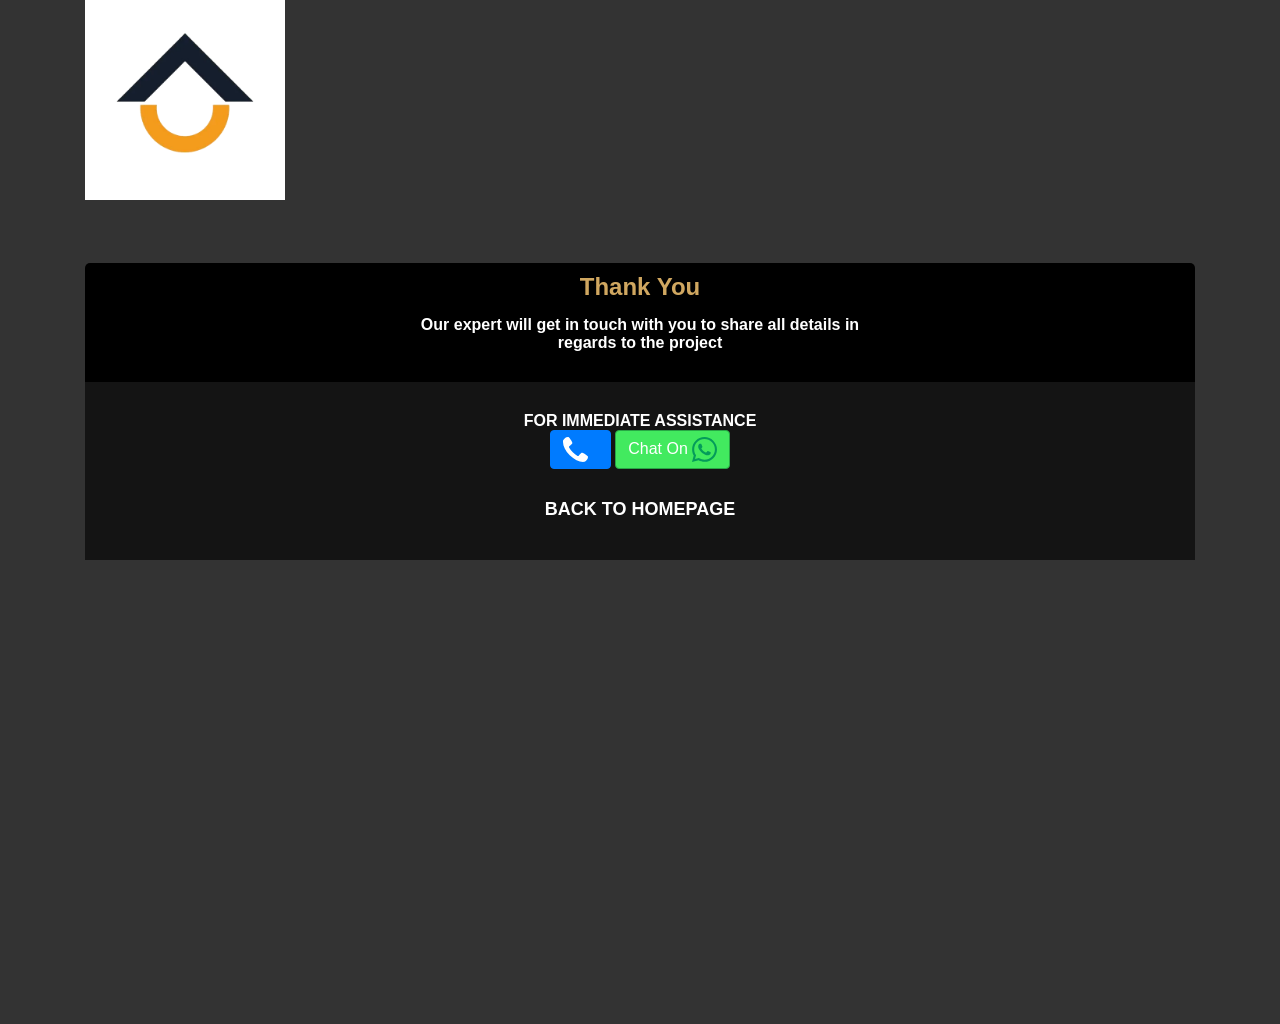
<file: thankyou.html>
<!DOCTYPE html>
<html lang="en">

<head>

  <!-- Google Tag Manager -->
<script>(function(w,d,s,l,i){w[l]=w[l]||[];w[l].push({'gtm.start':
new Date().getTime(),event:'gtm.js'});var f=d.getElementsByTagName(s)[0],
j=d.createElement(s),dl=l!='dataLayer'?'&l='+l:'';j.async=true;j.src=
'https://www.googletagmanager.com/gtm.js?id='+i+dl;f.parentNode.insertBefore(j,f);
})(window,document,'script','dataLayer','GTM-KM9DRK9W');</script>
<!-- End Google Tag Manager -->

    
    <meta name="viewport" content="width=device-width,initial-scale=1">
    <meta charset="utf-8" />
    <meta name="viewport" content="width=device-width, initial-scale=1, shrink-to-fit=no" />
    <link rel="icon" type="image/x-icon" href="assets/img/favicon10.jpg" />
  <title>Thank You - 2, 3 & 4 BHK Apartments, Pune  | Price, Floor Plans, Amenities | Download Brochure.</title>
<meta name=description content=" Residential projects by Godrej Properties offer beautiful 2, 3 & 4 BHK apartments in Bangalore with world-class amenities and seamless connectivity for residents">
<meta name=keywords content="Godrej Kharadi, Godrej Properties Kharadi, Godrej Kharadi Pune, Godrej Upper Kharadi, Godrej Properties Upper Kharadi, Godrej Kharadi New Launch, Godrej New Launch Kharadi, Godrej Upper Kharadi New Launch, Godrej New Launch Upper Kharadi.">

    <link href="https://fonts.googleapis.com/css?family=Roboto&display=swap" rel="stylesheet">
    <!-- <link rel=" stylesheet" href="https://use.fontawesome.com/releases/v5.5.0/css/all.css" integrity="sha384-B4dIYHKNBt8Bc12p+WXckhzcICo0wtJAoU8YZTY5qE0Id1GSseTk6S+L3BlXeVIU" crossorigin="anonymous"> -->
    <link href="https://fonts.googleapis.com/css?family=Roboto&display=swap" rel="stylesheet">
    <!-- <link rel="icon" href="img/logo/favicon.png" type="image/png"> -->
    <link rel="stylesheet" href="thankyou-css/style.css">
    <link rel="shortcut icon" href="assets/images/logo/favicon.webp" type="image/x-icon">
    <style>
      .fa-icon {
                -webkit-mask: var(--icon-url);
                mask: var(--icon-url);
                background-color: #000;
                width: 30px;
                height: 30px;
                -webkit-mask-repeat: no-repeat;
                mask-repeat: no-repeat;
                -webkit-mask-size: contain;
                mask-size: contain;
                -webkit-mask-position: center;
                mask-position: center; 
            }
            .fa-whataspp {
                --icon-url: url(/assests/images/icons/whatsapp.svg);
            }

    </style>

</head>

<body>

  <!-- Google Tag Manager (noscript) -->
<noscript><iframe src="https://www.googletagmanager.com/ns.html?id=GTM-KM9DRK9W"
height="0" width="0" style="display:none;visibility:hidden"></iframe></noscript>
<!-- End Google Tag Manager (noscript) -->


    <header class="th-top-bar">
        <div class="container ">
            <a href="index.html" class="th-Logo"><img src="assests/images/logo/homesfy-logo.webp" class="img-fluid" alt="Logo" style="background-color: #fff;"></a>
        </div>
    </header>
    <div class="thanks-page">
        <div class="thankyou-container text-center text-white">
            <div class="container">
                <div class="th-main-section">
                    <div class="ty-cont">
                        <h2 class="text-center">Thank You</h2>
                        <strong>Our expert will get in touch with you to share all details in regards to the
                            project</strong>
                            <p><strong id="userPhone"></strong></p>
                    </div>
                    <div class="helpful-content">
                        <div class="helping">
                            <h4>FOR IMMEDIATE ASSISTANCE</h4>
                            <div class="help-item">
                                <a href="tel:" class="btn btn-primary phone_url IVR_Phone_No_Url"><img src="assests/images/icons/call.svg"
                                        alt="Call" width="30" height="30"><span class="phone_no "></span></a>
                                <a href="" class="btn btn-success whatsapp_url">Chat On 
                                  <img src="/assests/images/icons/whatsapp.svg" alt="whatsapp" width="30" height="30">
                                   <i class="fa-icon fa-whataspp" style="width: 30px;height: 30px;"></i>
                                </a>
                            </div>
                        </div>
                        <div class="back_link">
                            <h3><a href="index.html">BACK TO HOMEPAGE</a></h3>
                            <!-- <div class="loan-img"> <img src="img/white-loan-img.svg" alt="loan"> <br> <a href="https://homesfy.in/loans/"> Avail Home Loan & Check Your Credit Score</a> </div> -->
                        </div>
                    </div>
                </div>
            </div>
        </div>
    </div>
    <!-- <script src="js/jquery-3.6.0.min.js"></script> -->
    <!-- <script src="assests/"></script> -->
    <!-- <script src="assests/js/custom.js"></script> -->
     <script src="assests/js/api.js"></script>
     <script src="assests/js/custom.js"></script>

     

    <script >
document.addEventListener("DOMContentLoaded", function () {
  const submittedPhone = localStorage.getItem("submittedPhone");
  const submittedCountryCode = localStorage.getItem("submittedCountryCode");

  console.log(submittedPhone,"cc",submittedCountryCode);

  if (submittedPhone && submittedCountryCode) {
    // Remove anything that is not a digit (gets rid of tracking ID text)
    let cleanPhone = submittedPhone.replace(/\D/g, '');
    const fullPhone = `${submittedCountryCode}${cleanPhone}`;


    const phoneElement = document.getElementById("userPhone");


    if (phoneElement) {
      // Set the phone number as text content
      phoneElement.textContent = fullPhone;
     
      // Store as data attribute for easy access
      phoneElement.setAttribute('data-phone', fullPhone);
     
      // Store in a global variable for easy access
      window.userPhoneNumber = fullPhone;
    }


    console.log("Phone displayed:", document.getElementById("userPhone").outerHTML);


    // Push to GTM
    window.dataLayer = window.dataLayer || [];
    window.dataLayer.push({
      event: "formSubmitted",
      leadsUserData: {
        phone_number: fullPhone
      }
    });


    console.log("User Phone Number:", fullPhone);


  } else {
    console.warn("Phone number not found in localStorage.");
  }
});


// Utility functions to get the phone number
function getUserPhoneNumber() {
  const phoneElement = document.getElementById("userPhone");
  if (phoneElement && phoneElement.textContent) {
    return phoneElement.textContent;
  }
  return null;
}


// Function to copy phone number to clipboard
function copyPhoneNumber() {
  const phoneNumber = getUserPhoneNumber();
  if (phoneNumber) {
    navigator.clipboard.writeText(phoneNumber).then(function() {
      console.log('Phone number copied to clipboard:', phoneNumber);
      alert('Phone number copied to clipboard!');
    }).catch(function(err) {
      console.error('Could not copy phone number: ', err);
    });
  } else {
    console.warn('No phone number found to copy');
  }
}


function getPhoneForExternalUse() {
  return getUserPhoneNumber();
}


document.addEventListener("click", function(event) {
  if (event.target.id === "userPhone") {
    console.log("Phone number clicked:", getUserPhoneNumber());
  }
});


window.getUserPhoneNumber = getUserPhoneNumber;
window.copyPhoneNumber = copyPhoneNumber;
window.getPhoneForExternalUse = getPhoneForExternalUse;
</script>
</body>

</html>
</file>
<file: assests/css/style.css>
/* ==========================================================================
   Antigravity Premium Design System - style.css
   ========================================================================== */

@import url('https://fonts.googleapis.com/css2?family=Outfit:wght@300;400;500;600;700;800&family=Nunito:wght@300;400;500;600;700&display=swap');

:root {
    /* --font-heading: 'Outfit', sans-serif; */
    --font-body: 'Nunito', sans-serif;

    /* Color Tokens */
    --primary-dark: #0f172a;
    --primary-dark-rgb: 15, 23, 42;
    --primary-green: #0b462c;
    --primary-green-rgb: 11, 70, 44;
    --primary-green-light: #16a34a;
    --accent-gold: #c5a880;
    --accent-gold-dark: #b45309;
    --text-main: #1e293b;
    --text-muted: #64748b;
    --bg-light: #f0f5f5;
    --bg-white: #ffffff;
    --border-color: #e2e8f0;

    /* Elevation and Shadows */
    --shadow-sm: 0 1px 2px 0 rgba(0, 0, 0, 0.05);
    --shadow-md: 0 4px 6px -1px rgba(0, 0, 0, 0.1), 0 2px 4px -2px rgba(0, 0, 0, 0.1);
    --shadow-lg: 0 10px 15px -3px rgba(0, 0, 0, 0.1), 0 4px 6px -4px rgba(0, 0, 0, 0.1);
    --shadow-xl: 0 20px 25px -5px rgba(0, 0, 0, 0.1), 0 8px 10px -6px rgba(0, 0, 0, 0.1);
    --shadow-gold: 0 10px 20px -5px rgba(197, 168, 128, 0.3);

    /* Transitions & Layout */
    --transition: all 0.3s cubic-bezier(0.4, 0, 0.2, 1);
    --border-radius: 12px;
}

/* ==========================================================================
   1. Resets & Typography
   ========================================================================== */
* {
    margin: 0;
    padding: 0;
    box-sizing: border-box;
    font-family: var(--font-body);
}

body {
    background-color: var(--bg-light);
    color: var(--text-main);
    line-height: 1.6;
    overflow-x: hidden;
}

h1,
h2,
h3,
h4,
h5,
h6 {
    font-family: var(--font-heading);
    font-weight: 700;
    color: var(--primary-dark);
}

a {
    color: inherit;
    text-decoration: none;
    transition: var(--transition);
}

/* ==========================================================================
   2. Layout & Containers
   ========================================================================== */
.section-container {
    max-width: 1280px;
    margin: 0 auto;
    padding: 4rem 2rem;
}

.section-header {
    text-align: center;
    max-width: 700px;
    margin: 0 auto 3rem;
}

.section-title {
    font-size: 2.25rem;
    color: var(--primary-dark);
    margin-bottom: 0.75rem;
    letter-spacing: -0.025em;
    text-transform: uppercase;
}

.section-subtitle {
    font-size: 0.9rem;
    color: var(--text-muted);
}

/* Button & Pill Animations */
.btn-primary,
.enquire-now-btn,
.popupform-submitBtn,
.form-SubmitBtn {
    background: linear-gradient(90deg, var(--primary-green) 0%, var(--primary-green-light) 50%, var(--primary-green) 100%);
    background-size: 200% auto;
    color: #fff;
    border: none;
    border-radius: 8px;
    padding: 12px 28px;
    font-family: var(--font-heading);
    font-weight: 600;
    font-size: 1rem;
    cursor: pointer;
    transition: var(--transition);
    box-shadow: 0 4px 12px rgba(11, 70, 44, 0.2);
    display: inline-flex;
    align-items: center;
    justify-content: center;
    gap: 8px;
}

.btn-primary:hover,
.enquire-now-btn:hover,
.popupform-submitBtn:hover,
.form-SubmitBtn:hover {
    background-position: right center;
    transform: translateY(-2px);
    box-shadow: 0 6px 20px rgba(11, 70, 44, 0.35);
}

.btn-gold {
    background: linear-gradient(135deg, var(--accent-gold) 0%, #d8c2a3 100%);
    color: var(--primary-dark);
    border: none;
    border-radius: 8px;
    padding: 12px 28px;
    font-family: var(--font-heading);
    font-weight: 600;
    font-size: 1rem;
    cursor: pointer;
    transition: var(--transition);
    box-shadow: var(--shadow-gold);
    display: inline-flex;
    align-items: center;
    justify-content: center;
    gap: 8px;
}

.btn-gold:hover {
    transform: translateY(-2px);
    box-shadow: 0 12px 24px -5px rgba(197, 168, 128, 0.5);
}

/* ==========================================================================
   6. Property Cards Section
   ========================================================================== */
.property-cards-section {
    background: var(--bg-white);
}

.property-cards-container {
    display: grid;
    grid-template-columns: repeat(3, 1fr);
    gap: 2.5rem;
}

.property-card {
    background: var(--bg-white);
    border-radius: var(--border-radius);
    overflow: hidden;
    box-shadow: var(--shadow-md);
    border: 1px solid var(--border-color);
    transition: var(--transition);
    display: flex;
    flex-direction: column;
    perspective: 1400px;
}

.property-card-inner {
    position: relative;
    width: 100%;
    height: auto;
    min-height: 0;
    transform-style: preserve-3d;
    transition: transform 0.7s ease;
}

.property-card.is-flipped .property-card-inner {
    transform: rotateY(180deg);
}

.property-card-face {
    backface-visibility: hidden;
    -webkit-backface-visibility: hidden;
}

.property-card:not(.is-flipped) .property-card-back,
.property-card.is-flipped .property-card-front {
    pointer-events: none;
}

.property-card-back {
    position: absolute;
    inset: 0;
    transform: rotateY(180deg);
    background: linear-gradient(180deg, #fdf9f2 0%, #fff 100%);
    padding: 1rem 1.25rem 1rem;
    display: flex;
    flex-direction: column;
    justify-content: space-between;
    gap: 0.85rem;
}

.property-card:hover {
    transform: translateY(-8px);
    box-shadow: var(--shadow-xl);
}

.image-container {
    position: relative;
    width: 100%;
    padding-top: 60%;
    /* 5:3 Aspect Ratio */
    overflow: hidden;
}

.property-image {
    position: absolute;
    top: 0;
    left: 0;
    width: 100%;
    height: 100%;
    object-fit: cover;
    transition: var(--transition);
}

.property-card:hover .property-image {
    transform: scale(1.08);
}

/* Badges styling */
.rera-badge,
.view-count {
    position: absolute;
    z-index: 10;
    border-radius: 4px;
    display: flex;
    align-items: center;
    gap: 6px;
    font-size: 0.75rem;
    font-weight: 700;
}

.rera-badge {
    top: 10px;
    left: 10px;
    background: rgba(255, 255, 255, 0.9);
    backdrop-filter: blur(4px);
    color: var(--primary-green);
    padding: 6px 6px;
    box-shadow: var(--shadow-sm);
    pointer-events: none;
}

.flip-toggle {
    border: 0;
    cursor: pointer;
    font: inherit;
}

.flip-toggle:hover {
    transform: translateY(-1px);
}

.rera-badge svg {
    width: 12px;
    height: 12px;
}

.view-count {
    top: 10px;
    right: 10px;
    background: rgba(15, 23, 42, 0.7);
    backdrop-filter: blur(4px);
    color: #fff;
    padding: 6px 6px;
    font-size: 0.85rem;
}

.view-count svg {
    width: 14px;
    height: 14px;
}

/* Property details inside Card */
.property-card .content {
    padding: 1rem 1.5rem;
    display: flex;
    flex-direction: column;
    flex-grow: 1;
}

.developer-info {
    display: flex;
    align-items: center;
    gap: 8px;
    margin-bottom: 0.3rem;
    justify-content: center;
}

.developer-icon {
    width: 24px;
    height: 24px;
    background: var(--bg-light);
    border-radius: 4px;
    display: flex;
    align-items: center;
    justify-content: center;
    border: 1px solid var(--border-color);
}

.developer-icon img {
    width: 16px;
    height: 16px;
    object-fit: contain;
}

.developer-name {
    font-size: 0.875rem;
    color: var(--text-muted);
    font-weight: 600;
}

.property-title {
    font-size: 1.5rem;
    margin-bottom: 0.3rem;
    line-height: 1.25;
    text-align: center;
}

.location {
    display: flex;
    align-items: center;
    gap: 6px;
    color: var(--text-muted);
    font-size: 0.95rem;
    margin-bottom: 0.5rem;
    justify-content: center;
}

.location svg {
    width: 16px;
    height: 16px;
    color: var(--accent-gold-dark);
}

/* Key details table */
.property-details {
    display: flex;
    justify-content: space-evenly;
    gap: 1rem;
    padding: 8px 0;
    border-top: 1px solid var(--border-color);
    border-bottom: 1px solid var(--border-color);
    margin-bottom: 0.5rem;
}

.detail-item {
    display: flex;
    flex-direction: column;
    gap: 4px;
}

.detail-label {
    font-size: 0.75rem;
    text-transform: uppercase;
    color: var(--text-muted);
    letter-spacing: 0.05em;
    font-weight: 600;
}

.detail-value {
    font-size: 0.95rem;
    font-weight: 700;
    color: var(--primary-dark);
}

.price-range {
    font-size: 1.25rem;
    font-weight: 800;
    color: var(--accent-gold-dark);
    margin-bottom: 8px;
    text-align: center;
}

.enquire-now-btn {
    width: 100%;
}

.back-header {
    display: flex;
    align-items: center;
    justify-content: space-between;
    gap: 1rem;
}

.back-label {
    font-size: 0.85rem;
    font-weight: 800;
    letter-spacing: 0.06em;
    text-transform: uppercase;
    color: var(--accent-gold-dark);
    display: block;
    margin: 8px 0 6px;
}

.amenities-chips {
    display: flex;
    flex-wrap: wrap;
    gap: 0.55rem 0.55rem;
}

.amenity-chip {
    display: inline-flex;
    align-items: center;
    justify-content: center;
    min-height: 28px;
    padding: 0.25rem 0.7rem;
    border: 1px solid #e6ddd2;
    border-radius: 999px;
    background: #fff;
    color: var(--primary-dark);
    font-size: 0.78rem;
    font-weight: 600;
    line-height: 1;
    box-shadow: 0 1px 2px rgba(15, 23, 42, 0.04);
    white-space: nowrap;
}

.amenity-chip-more {
    color: var(--accent-gold-dark);
    border-color: #f0d7b7;
    background: #fffaf2;
}

.back-close {
    width: 34px;
    height: 34px;
    border-radius: 999px;
    background: rgba(15, 23, 42, 0.08);
    color: var(--primary-dark);
    display: inline-flex;
    align-items: center;
    justify-content: center;
}

.back-close svg {
    width: 14px;
    height: 14px;
}

.back-panel h4 {
    font-size: 1.35rem;
    margin-bottom: 0.35rem;
    line-height: 1.15;
}

.back-panel p {
    color: var(--text-muted);
    margin-bottom: 0.75rem;
    padding-bottom: 5px;
    border-bottom: 1px solid var(--border-color);
}

.amenities-list {
    list-style: none;
    display: grid;
    gap: 0.6rem;
    padding: 0;
    margin: 0;
}

.amenities-list li {
    position: relative;
    padding-left: 1rem;
    color: var(--primary-dark);
    line-height: 1.35;
    font-size: 0.9rem;
}

.amenities-list li::before {
    content: "";
    position: absolute;
    left: 0;
    top: 0.55em;
    width: 6px;
    height: 6px;
    border-radius: 50%;
    background: var(--accent-gold-dark);
}

.back-cta {
    width: 100%;
    border: 1px solid var(--border-color);
    background: #fff;
    color: var(--primary-dark);
    padding: 0.7rem 1rem;
    border-radius: 8px;
    font-weight: 700;
}

/* ==========================================================================
   9. Video CTA Section
   ========================================================================== */
.video-cta-section {
    background: var(--primary-dark);
    position: relative;
    overflow: hidden;
    color: #fff;
}

.video-cta-section::before {
    content: '';
    position: absolute;
    top: 0;
    left: 0;
    width: 100%;
    height: 100%;
    background-image: url('../images/banner/banner.webp');
    background-size: cover;
    background-position: center;
    opacity: 0.15;
    z-index: 0;
}

.video-cta-grid {
    position: relative;
    z-index: 10;
    display: grid;
    grid-template-columns: 1.1fr 0.9fr;
    gap: 4rem;
    align-items: center;
}

.video-cta-text h2 {
    color: #fff;
    font-size: 2.5rem;
    margin-bottom: 1rem;
}

.video-cta-text p {
    color: #cbd5e1;
    font-size: 1.1rem;
    margin-bottom: 2rem;
}

.video-preview-wrapper {
    position: relative;
    width: 100%;
    padding-top: 56.25%;
    /* 16:9 Aspect */
    border-radius: var(--border-radius);
    overflow: hidden;
    border: 1px solid rgba(255, 255, 255, 0.1);
    box-shadow: var(--shadow-xl);
}

.video-preview-img {
    position: absolute;
    top: 0;
    left: 0;
    width: 100%;
    height: 100%;
    object-fit: cover;
}

.video-play-overlay {
    position: absolute;
    top: 0;
    left: 0;
    width: 100%;
    height: 100%;
    background: rgba(15, 23, 42, 0.5);
    display: flex;
    align-items: center;
    justify-content: center;
    cursor: pointer;
    transition: var(--transition);
}

.video-play-overlay:hover {
    background: rgba(15, 23, 42, 0.3);
}

.play-btn-circle {
    width: 80px;
    height: 80px;
    background: var(--accent-gold);
    border-radius: 50%;
    display: flex;
    align-items: center;
    justify-content: center;
    color: var(--primary-dark);
    box-shadow: 0 0 30px rgba(197, 168, 128, 0.6);
    position: relative;
    transition: var(--transition);
}

.play-btn-circle::before {
    content: '';
    position: absolute;
    top: -8px;
    left: -8px;
    right: -8px;
    bottom: -8px;
    border: 2px solid rgba(197, 168, 128, 0.4);
    border-radius: 50%;
    animation: pulsePlay 2s infinite;
}

.video-play-overlay:hover .play-btn-circle {
    transform: scale(1.1);
}

.play-btn-circle svg {
    width: 24px;
    height: 24px;
    margin-left: 4px;
}

@keyframes pulsePlay {
    0% {
        transform: scale(1);
        opacity: 1;
    }

    100% {
        transform: scale(1.2);
        opacity: 0;
    }
}

/* ==========================================================================
   11. Footer
   ========================================================================== */
.footer-container {
    background: var(--primary-dark);
    color: #94a3b8;
    padding: 4rem 2rem 2rem;
    border-top: 4px solid var(--primary-green);
}

.footer-rera-info {
    font-size: 0.85rem;
    line-height: 1.6;
    margin: 0 auto 2.5rem;
    border-bottom: 1px solid rgba(255, 255, 255, 0.08);
    padding-bottom: 2rem;
    max-width: 1300px;
}

.footer-rera-item {
    display: flex;
    gap: 10px;
    margin-bottom: 0.75rem;
}

.footer-rera-checkmark {
    color: var(--primary-green-light);
    font-weight: bold;
}

.footer-rera-link {
    color: var(--accent-gold);
    text-decoration: underline;
}

.footer-rera-link:hover {
    color: #fff;
}

.footer-disclaimer-text {
    font-size: 0.8rem;
    line-height: 1.6;
    margin: 0 auto 2.5rem;
    text-align: justify;
    max-width: 1300px;
}

.footer-links-container {
    font-size: 0.8rem;
    text-align: center;
    border-top: 1px solid rgba(255, 255, 255, 0.08);
    padding-top: 1.5rem;
    margin: 0 auto;
    max-width: 1300px;
}

.footer-separator {
    margin: 0 8px;
    color: rgba(255, 255, 255, 0.15);
}

/* ==========================================================================
   12. Modals & Popups
   ========================================================================== */
.section-popup-form {
    position: fixed;
    top: 0;
    left: 0;
    width: 100vw;
    height: 100vh;
    z-index: 2000;
    display: none;
    align-items: center;
    justify-content: center;
}

.popup-form-overlay {
    position: absolute;
    top: 0;
    left: 0;
    width: 100%;
    height: 100%;
    background: rgba(15, 23, 42, 0.8);
    backdrop-filter: blur(8px);
}

.popup-form-container {
    position: fixed;
    top: 50%;
    left: 50%;
    transform: translate(-50%, -50%);
    z-index: 2010;
    background: #fff;
    border-radius: var(--border-radius);
    box-shadow: var(--shadow-xl);
    width: 90%;
    max-width: 460px;
    overflow: hidden;
    animation: modalPop 0.3s cubic-bezier(0.34, 1.56, 0.64, 1);
}

@keyframes modalPop {
    from {
        transform: translate(-50%, -50%) scale(0.9);
        opacity: 0;
    }

    to {
        transform: translate(-50%, -50%) scale(1);
        opacity: 1;
    }
}

.popup-form-close {
    position: absolute;
    top: 15px;
    right: 15px;
    background: var(--bg-light);
    border: 1px solid var(--border-color);
    border-radius: 50%;
    width: 32px;
    height: 32px;
    display: flex;
    align-items: center;
    justify-content: center;
    font-size: 1.25rem;
    cursor: pointer;
    color: var(--text-main);
    z-index: 10;
    transition: var(--transition);
}

.popup-form-close:hover {
    background: #fee2e2;
    color: #ef4444;
}

.popup-form-container form {
    padding: 1rem 1.5rem;
}

.popup-form-container form img {
    margin: 0 auto;
    display: block;
    height: auto;
}

.popup-form-heading {
    font-size: 1.75rem;
    color: var(--primary-dark);
    text-align: center;
    margin-bottom: 0.25rem;
}

.popupform-subheading {
    font-size: 0.95rem;
    color: var(--text-muted);
    text-align: center;
    margin-bottom: 0.5rem;
}

.popupform-inputcontainer {
    margin-bottom: 0.5rem;
}

.popupform-input {
    width: 100%;
    padding: 12px 16px;
    border: 1px solid var(--border-color);
    border-radius: 6px;
    background: var(--bg-light);
    color: var(--text-main);
    font-size: 0.95rem;
    outline: none;
    transition: var(--transition);
}

.popupform-input:focus {
    border-color: var(--primary-green);
    background: #fff;
    box-shadow: 0 0 0 2px rgba(11, 70, 44, 0.15);
}

.popupform-submitBtn {
    width: 100%;
    padding: 14px;
    margin-top: 0rem;
}

.bannerform-checkboxlabel {
    font-size: 0.55rem;
    color: var(--text-muted);
}

/* ==========================================================================
   13. Floating Action Widgets (Desktop Side & Mobile Bottom)
   ========================================================================== */
/* Desktop Side Widget */
.ivr-container-desktop {
    position: fixed;
    right: 25px;
    bottom: 40px;
    z-index: 100;
}

.ivr-desktop-buttons {
    display: flex;
    flex-direction: column;
    gap: 12px;
}

.ivr-phoneIcon-desktop,
.ivr-whatsapp-desktop {
    width: 56px;
    height: 56px;
    border-radius: 50%;
    display: flex;
    align-items: center;
    justify-content: center;
    box-shadow: var(--shadow-lg);
    transition: var(--transition);
}

.ivr-phoneIcon-desktop {
    background: var(--primary-green);
}

.ivr-phoneIcon-desktop:hover {
    transform: scale(1.1);
    background: var(--primary-green-light);
}

.ivr-whatsapp-desktop {
    background: #25d366;
}

.ivr-whatsapp-desktop:hover {
    transform: scale(1.1);
    background: #20ba5a;
}

.ivr-phoneIcon-desktop img,
.ivr-whatsapp-desktop img {
    width: 24px;
    height: 24px;
}

/* Mobile Bottom Fixed Bar & Mobile Layouts */
.ivr-container {
    display: none;
}

/* ==========================================================================
   14. Responsive Layouts
   ========================================================================== */

/* Tablet (Medium Screens) */
@media (max-width: 1024px) {
    .hero-grid {
        grid-template-columns: 1fr;
        gap: 3rem;
        padding: 2rem 1.5rem;
    }

    .hero-title {
        font-size: 2.75rem;
    }

    .property-cards-container {
        grid-template-columns: repeat(2, 1fr);
        gap: 1.5rem;
    }

    .video-cta-grid {
        grid-template-columns: 1fr;
        gap: 2.5rem;
    }
}

/* Mobile (Small Screens) */
@media (max-width: 768px) {
    .section-container {
        padding: 1rem 1.55rem;
    }

    .section-title {
        font-size: 1.4rem;
    }

    .section-header {
        margin: 0 auto 1rem;
    }

    
    .property-cards-container {
        grid-template-columns: 1fr;
        gap: 1.5rem;
        padding: 0rem;
    }

    .property-card {
        flex-direction: column;
        align-items: stretch;
        min-height: auto;
        height: auto;
    }

    .property-card-inner {
        height: auto !important;
        min-height: 0;
        transform: none;
    }

    .property-card-back {
        /* position: static;
        inset: auto; */
        /* transform: none; */
        display: none;
    }

    .property-card.is-flipped .property-card-front {
        /* display: none; */
        z-index: -1;
    }

    .property-card.is-flipped .property-card-back {
        display: flex;
        z-index: 1000;
        top:0 ;
    }

    .property-card .image-container {
        width: 100%;
        padding-top: 60.25%;
        /* 16:9 Aspect Ratio */
        flex: none;
    }

    .property-card .property-image {
        position: absolute;
        top: 0;
        left: 0;
        width: 100%;
        height: 100%;
        object-fit: cover;
        padding: 0;
    }

    .property-card .content {
        padding: 0.7rem 1rem 1rem;
        gap: 0rem;
        flex-grow: 1;
        justify-content: space-between;
    }

    .property-card .developer-info {
        margin-bottom: 0.25rem;
        gap: 8px;
        justify-content: center;
    }

    .property-card .developer-name {
        font-size: 0.75rem;
    }

    .property-card .property-title {
        font-size: 1.35rem;
        text-align: center;
        margin-bottom: 0.25rem;
    }

    .property-card .location {
        font-size: 0.85rem;
        margin-bottom: 5px;
        justify-content: center;
        gap: 4px;
    }

    .property-card .location svg {
        width: 14px;
        height: 14px;
    }

    .property-card .property-details {
        gap: 1rem;
        padding: 0.75rem 0;
        margin-bottom: 8px;
        border-top: 1px solid var(--border-color);
        border-bottom: 1px solid var(--border-color);
        display: flex;
        justify-content: space-evenly;
    }

    .property-card .detail-item {
        display: flex;
        flex-direction: column;
        align-items: flex-start;
        gap: 2px;
    }

    .property-card .detail-label {
        font-size: 0.65rem;
        text-transform: uppercase;
        color: var(--text-muted);
        font-weight: 600;
        letter-spacing: 0.02em;
    }

    .property-card .detail-value {
        font-size: 0.8rem;
        font-weight: 700;
        color: var(--primary-dark);
    }

    .property-card .price-range {
        font-size: 1.25rem;
        margin-bottom: 0.5rem;
        text-align: center;
        font-weight: 700;
    }

    .property-card .enquire-now-btn {
        padding: 8px 12px;
        font-size: 0.85rem;
        width: 100%;
        margin-top: 0;
    }

    .rera-badge {
        top: 6px;
        left: 6px;
        padding: 3px 6px;
        font-size: 0.6rem;
    }

    .view-count {
        /* bottom: 6px;
        left: 6px; */
        padding: 3px 6px;
        font-size: 0.6rem;
    }

    .video-cta-text h2 {
        font-size: 1.55rem;
    }

    .video-cta-text p {
        font-size: 0.85rem;
    }

    .footer-container {
        padding: 3rem 1.25rem 5rem;
    }

    /* Sideform integration on mobile */
    .sideform-wrapper {
        display: block;
        width: 100%;
        margin-top: 3rem;
    }

    /* Fixed Bottom Action Bar for Mobile */
    .ivr-container {
        display: block;
        position: fixed;
        bottom: -1px;
        left: 0;
        width: 100%;
        background: #fff;
        box-shadow: 0 -2px 10px rgba(0, 0, 0, 0.1);
        z-index: 1000;
    }

    .ivr-flexContainer {
        display: flex;
        justify-content: space-between;
        align-items: center;
    }

    .ivr_button {
        flex: 1;
        height: 100%;
        display: flex;
        align-items: center;
        justify-content: center;
        gap: 8px;
        font-family: var(--font-heading);
        font-weight: 700;
        font-size: 0.9rem;
        padding: 10px;
    }

    .ivr-phoneIcon {
        color: var(--primary-dark);
        background: #fff;
        border-right: 1px solid var(--primary-dark);
    }

    .ivr-siteVisitBtn {
        color: var(--primary-dark);
        background: #fff;
        border: none;
        outline: none;
        cursor: pointer;
    }

    .ivr-whatsapp {
        color: #fff;
        background: #25d366;
    }

    .ivr-phoneIcon img,
    .ivr-whatsapp img,
    .ivr-siteVisitBtn img {
        width: 20px;
        height: 20px;
    }

    /* Hidden desktop items */
    .ivr-container-desktop {
        display: none;
    }

    /* Legacy hidden items */
    .cta-desktop {
        display: none;
    }
}

/* Hide mobile-only form section on desktop/tablet */
@media (min-width: 769px) {
    .mobile-form-section {
        display: none !important;
    }
}

/* Extra Small Screens */
@media (max-width: 480px) {
    .hero-title {
        font-size: 2rem;
    }
}
</file>
<file: assests/css/main.css>
:root{
    /* --font-heading:'Outfit', sans-serif; */
    --font-body:'Nunito', sans-serif;
    --primary-dark:#0f172a;
    --primary-dark-rgb:15,23,42;
    --primary-green:#0b462c;
    --primary-green-light:#16a34a;
    --text-muted:#61666e;
    --border-radius:12px;
    --shadow-gold: 0 10px 20px -5px rgba(0,168,0,0.3);
    --transition: all 0.3s cubic-bezier(0.4,0,0.2,1);
  }
  *{ margin:0; padding:0; box-sizing:border-box; font-family:var(--font-body); }
  body{ background:var(--bg-light); }
  h1,h2{ font-family:var(--font-heading); font-weight:700; }

  @media (prefers-reduced-motion: reduce){
    *{ animation:none !important; transition:none !important; }
  }

  /* ============ HEADER ============ */
  .banner-header-desktop{
    position:fixed; top:0; left:0; right:0; z-index:1000;
    background:rgba(255,255,255,0.35);
    backdrop-filter:blur(14px);
    border-bottom:1px solid rgba(255,255,255,0.08);
    transition:var(--transition);
  }
  .header-nav{
    display:flex; justify-content:space-between; align-items:center;
    padding:10px;
    max-width:1300px; margin:0 auto;
  }
  .logo-mark img{
    display:block; height:48px; width:auto;
  }
  .banner-phone-link{
    background:rgba(0,0,0,0.08);
    border:1px solid rgba(255,255,255,0.14);
    color:#fff; padding:10px 20px; border-radius:50px;
    font-family:var(--font-heading); font-weight:600; font-size:0.9rem;
    display:flex; align-items:center; gap:8px;
    transition:var(--transition);
  }
  .banner-phone-link:hover{ background:var(--primary-green); border-color:var(--primary-green); transform:translateY(-1px); }
  .banner-phone-link svg{ width:16px; height:16px; fill:var(--primary-green-light); }

  /* ============ HERO ============ */
  .bannersection{
    position:relative; min-height:100vh;
    display:flex; align-items:center; overflow:hidden;
  }

  .hero-media{ position:absolute; inset:0; z-index:0; }
  .banner-carousel{ position:absolute; inset:0; }
  .banner-slide{
    position:absolute; inset:0; background-size:cover; background-position:center;
    opacity:0; transition:opacity 1.2s ease-in-out;
    background-color:#1c2a3d; /* fallback tone while art loads, matches skyline dusk */
  }
  .banner-slide.active{ opacity:1; }

  .bannersection-overlay{
    position:absolute; inset:0; z-index:1;
    background: linear-gradient(90deg, rgba(0, 0, 0, 0.5) 0%, rgba(0, 0, 0, 0) 100%),
    linear-gradient(0deg, rgba(0, 0, 0, 0.2) 0%, rgba(0, 0, 0, 0) 100%);
    /* background:
      linear-gradient(100deg, rgba(15,23,42,0.72) 0%, rgba(15,23,42,0.5) 38%, rgba(15,23,42,0.32) 62%, rgba(15,23,42,0.5) 100%),
      linear-gradient(0deg, rgba(15,23,42,0.55) 0%, rgba(15,23,42,0.1) 30%, rgba(15,23,42,0) 55%); */
  }

  .banner-carousel-dots{
    position:absolute; bottom:32px; left:50%; transform:translateX(-50%);
    z-index:5; display:flex; gap:8px; align-items:center;
  }
  .carousel-dot{
    width:8px; height:8px; border-radius:50%;
    background:rgba(255,255,255,0.5); border:none; padding:0; cursor:pointer;
    transition:all .4s cubic-bezier(.22,.68,0,1);
    position:relative; overflow:hidden;
  }
  .carousel-dot.active{ background:var(--primary-green-light); width:30px; border-radius:5px; box-shadow:0 0 12px rgba(197,168,128,0.6); }

  .hero-grid{
    position:relative; z-index:3;
    max-width:1320px; width:100%; margin:0 auto;
    padding:6rem 3rem 4rem;
    display:grid; grid-template-columns:1.2fr 0.6fr; gap:4rem; align-items:center;
  }

  /* -------- Left content -------- */
  .hero-content{ color:#fff; }

  @keyframes fadeUp{
    from{ opacity:0; transform:translateY(16px); }
    to{ opacity:1; transform:translateY(0); }
  }
  .hero-content > *{ animation:fadeUp 0.7s cubic-bezier(.22,.68,0,1) both; }
  .hero-tag{ animation-delay:0.05s; }
  .hero-title{ animation-delay:0.15s; }
  .hero-desc{ animation-delay:0.25s; }
  .hero-highlights{ animation-delay:0.35s; }
  .btn-gold{ animation-delay:0.45s; }

  .hero-tag{
    display:inline-flex; align-items:center; gap:6px;
    background:rgba(0,255,0,0.08);
    backdrop-filter:blur(8px);
    border:1px solid rgba(197,168,128,0.35);
    color:#fff;
    padding:7px 16px; border-radius:50px;
    font-family:var(--font-heading);
    font-size:0.8rem; font-weight:600;
    text-transform:uppercase; letter-spacing:0.08em;
    margin-bottom:1.6rem;
  }
  .hero-tag svg{ width:14px; height:14px; flex-shrink:0; }

  .hero-title{
    font-family:var(--font-heading);
    font-weight:700;
    font-size:clamp(2.4rem, 3.6vw, 3.4rem);
    line-height:1.12;
    letter-spacing:-0.02em;
    color:#fff;
    margin-bottom:1.4rem;
    text-shadow:0 4px 30px rgba(0,0,0,0.35);
  }
  .hero-title span{ color:#fff; }

  .hero-desc{
    font-size:1.1rem; line-height:1.7;
    color:#cbd5e1; max-width:540px; margin-bottom:1rem;
  }

  .hero-highlights{
    display:flex;
    align-items:stretch;
    flex-wrap:nowrap;
    gap:0;
    margin-bottom:2.4rem;
    padding:0.4rem;
    background:rgba(15,23,42,0.7);
    border:1px solid rgba(255,255,255,0.12);
    border-radius:14px;
    backdrop-filter:blur(10px);
    box-shadow:0 12px 28px rgba(0,0,0,0.22);
    overflow:hidden;
    width:100%;
    max-width:760px;
  }
  .highlight-item{
    position:relative;
    flex:1 1 0;
    display:flex;
    align-items:center;
    gap:8px;
    min-height:58px;
    padding:10px 18px;
    color:#fff;
    font-size:0.92rem;
    font-weight:600;
    line-height:1.25;
    transition:var(--transition);
  }
  .highlight-item:hover{
    background:rgba(255,255,255,0.04);
  }
  .highlight-item + .highlight-item{
    border-left:1px solid rgba(255,255,255,0.14);
  }
  .highlight-item::before{
    content:"";
    width:22px;
    height:22px;
    flex:0 0 22px;
    background-color:var(--primary-green-light);
    -webkit-mask-repeat:no-repeat;
    mask-repeat:no-repeat;
    -webkit-mask-position:center;
    mask-position:center;
    -webkit-mask-size:contain;
    mask-size:contain;
  }
  .highlight-item:nth-child(1)::before{
    -webkit-mask-image:url("data:image/svg+xml;charset=UTF-8,%3Csvg xmlns='http://www.w3.org/2000/svg' viewBox='0 0 24 24' fill='none' stroke='black' stroke-width='2' stroke-linecap='round' stroke-linejoin='round'%3E%3Cpath d='M12 21s7-4.5 7-11a7 7 0 0 0-14 0c0 6.5 7 11 7 11z'/%3E%3Ccircle cx='12' cy='10' r='2.5'/%3E%3C/svg%3E");
    mask-image:url("data:image/svg+xml;charset=UTF-8,%3Csvg xmlns='http://www.w3.org/2000/svg' viewBox='0 0 24 24' fill='none' stroke='black' stroke-width='2' stroke-linecap='round' stroke-linejoin='round'%3E%3Cpath d='M12 21s7-4.5 7-11a7 7 0 0 0-14 0c0 6.5 7 11 7 11z'/%3E%3Ccircle cx='12' cy='10' r='2.5'/%3E%3C/svg%3E");
  }
  .highlight-item:nth-child(2)::before{
    -webkit-mask-image:url("data:image/svg+xml;charset=UTF-8,%3Csvg xmlns='http://www.w3.org/2000/svg' viewBox='0 0 24 24' fill='none' stroke='black' stroke-width='2' stroke-linecap='round' stroke-linejoin='round'%3E%3Cpath d='M3 10h18v7H3z'/%3E%3Cpath d='M7 10V7h10v3'/%3E%3Cpath d='M3 17v2'/%3E%3Cpath d='M21 17v2'/%3E%3C/svg%3E");
    mask-image:url("data:image/svg+xml;charset=UTF-8,%3Csvg xmlns='http://www.w3.org/2000/svg' viewBox='0 0 24 24' fill='none' stroke='black' stroke-width='2' stroke-linecap='round' stroke-linejoin='round'%3E%3Cpath d='M3 10h18v7H3z'/%3E%3Cpath d='M7 10V7h10v3'/%3E%3Cpath d='M3 17v2'/%3E%3Cpath d='M21 17v2'/%3E%3C/svg%3E");
  }
  .highlight-item:nth-child(3)::before{
    -webkit-mask-image:url("data:image/svg+xml;charset=UTF-8,%3Csvg xmlns='http://www.w3.org/2000/svg' viewBox='0 0 24 24' fill='none' stroke='black' stroke-width='2' stroke-linecap='round' stroke-linejoin='round'%3E%3Cpath d='M4 17h16'/%3E%3Cpath d='M4 15c0-3 2-5 5-5h6c3 0 5 2 5 5v2H4z'/%3E%3Cpath d='M7 10V7h10v3'/%3E%3C/svg%3E");
    mask-image:url("data:image/svg+xml;charset=UTF-8,%3Csvg xmlns='http://www.w3.org/2000/svg' viewBox='0 0 24 24' fill='none' stroke='black' stroke-width='2' stroke-linecap='round' stroke-linejoin='round'%3E%3Cpath d='M4 17h16'/%3E%3Cpath d='M4 15c0-3 2-5 5-5h6c3 0 5 2 5 5v2H4z'/%3E%3Cpath d='M7 10V7h10v3'/%3E%3C/svg%3E");
  }

  .btn-gold{
    background:linear-gradient(135deg, var(--primary-green) 0%, var(--primary-green-light) 100%);
    color:#fff; border:none;
    border-radius:10px; padding:15px 30px;
    font-family:var(--font-heading); font-weight:600; font-size:1rem;
    cursor:pointer; box-shadow:var(--shadow-gold);
    display:inline-flex; align-items:center; gap:10px;
    transition:var(--transition);
  }
  .desktopBtn { margin-bottom:1.5rem; }
  .btn-gold:hover{ transform:translateY(-3px); box-shadow:0 0px 3px -6px var(--primary-green-light); }
  .btn-gold:hover svg{ transform:translateY(2px); }
  .btn-gold svg{ width:18px; height:18px; transition:transform .25s ease; }

  /* -------- Right form card -------- */
  .hero-form-wrapper{ animation:fadeUp 0.8s cubic-bezier(.22,.68,0,1) 0.3s both; display:none}

  .hero-form-card{
    position:relative;
    overflow:hidden;
    padding: 0 10px
  }
  .hero-form-card::before{
    content:''; position:absolute; top:0; left:0; right:0; height:3px;
    background:linear-gradient(90deg, transparent, var(--primary-green-light), transparent);
  }

  .form-header{ text-align:center; margin:1.6rem 0 1.2rem; }
  .form-title{ font-size:1.55rem; color:var(--primary-green-light); margin-bottom:2px; }
  .form-subtitle{ font-size:0.88rem; color:var(--text-muted); }

  .hero-form-card .form-inputContainer{ margin-bottom:12px; }
  .hero-form-card .form-label{display: none;
  }

  .hero-form-card .form-input{
    width:100%; padding:12px 16px;
    background:#fafafa;
    border:1.5px solid rgba(0,0,0,0.13);
    border-radius:8px; color:var(--primary-dark); font-size:0.95rem;
    outline:none; transition:var(--transition);
  }
  .hero-form-card .form-input:focus{
    border-color:var(--primary-green-light);
    background:#fafafa;
    box-shadow:0 0 0 3px rgba(197,168,128,0.2);
  }
  .hero-form-card .form-input::placeholder{ color:#cdcdcd; }

  .hero-form-card select.form-input{
    appearance:none; -webkit-appearance:none;
    color:var(--primary-dark); cursor:pointer;
    background-image:url("data:image/svg+xml;charset=UTF-8,%3Csvg xmlns='http://www.w3.org/2000/svg' viewBox='0 0 24 24' fill='none' stroke='%23c5a880' stroke-width='2.5'%3E%3Cpolyline points='6 9 12 15 18 9'/%3E%3C/svg%3E");
    background-repeat:no-repeat;
    background-position:right 14px center;
    background-size:16px;
    padding-right:40px;
  }
  .hero-form-card select.form-input:focus{
    background-image:url("data:image/svg+xml;charset=UTF-8,%3Csvg xmlns='http://www.w3.org/2000/svg' viewBox='0 0 24 24' fill='none' stroke='%23c5a880' stroke-width='2.5'%3E%3Cpolyline points='6 9 12 15 18 9'/%3E%3C/svg%3E");
    background-repeat:no-repeat;
    background-position:right 14px center;
    background-size:16px;
  }
  .hero-form-card select.form-input option{ background:#fff; color:#000; }

  .hero-form-card .row-split{ display:grid; grid-template-columns:100px 1fr; gap:10px; }

  .hero-form-card .form-checkboxlabel{ color:var(--primary-dark); font-size:0.76rem; line-height:1.5; cursor:pointer; }
  .hero-form-card .form-checkboxlabel a{ color:var(--primary-green-light); text-decoration:underline; }
  .hero-form-card .consent-row{ display:flex; gap:8px; align-items:flex-start; margin-bottom:1rem; }
  .hero-form-card .consent-row input{ margin-top:3px; accent-color:var(--primary-green-light    ); }

  .hero-form-card .form-SubmitBtn{
    width:100%; padding:14px;
    background:linear-gradient(90deg, var(--primary-green) 0%, var(--primary-green-light) 50%, var(--primary-green) 100%);
    color:#fff; border:none; border-radius:8px;
    font-family:var(--font-heading); font-weight:700; font-size:0.98rem;
    cursor:pointer; box-shadow:var(--shadow-gold);
    transition:var(--transition);
  }
  .hero-form-card .form-SubmitBtn:hover{
    transform:translateY(-2px);
    box-shadow:0 14px 26px -6px var(--primary-green-light);
    background:linear-gradient(90deg, var(--primary-green-light) 0%, var(--primary-green) 100%);
  }

  /* -------- Desktop floating widgets -------- */

  /* ============ next section peek (for spacing context) ============ */
  .section-header{ text-align:center; max-width:700px; margin:0 auto 1.5rem; }
  .section-subtitle{ font-size:0.9rem; color:var(--text-muted); }
  .next-section{ background:var(--primary-dark); border-top:1px solid rgba(255,255,255,0.06); }

  /* ============ MOBILE ============ */
  @media (max-width:768px){
    .banner-header-desktop{ padding:0.75rem 1.5rem; }
    .header-nav{ padding:0; }
    .banner-phone-link{ padding:8px 14px; font-size:0.8rem; display:none; }

    .bannersection{
      display:flex; flex-direction:column; align-items:stretch; justify-content:flex-start;
      padding-top:0; margin-top:70px;
      min-height:unset; height:auto;
    }
    .hero-media{ position:relative; inset:auto; height:46vh; min-height:340px; }
    .bannersection-overlay{
      /* background:linear-gradient(0deg, var(--primary-dark) 0%, rgba(15,23,42,0.2) 32%, rgba(15,23,42,0) 55%); */
      display:none;
    }
    .banner-carousel-dots{ bottom:14px; }

    .hero-grid{
      position:relative; z-index:3; grid-template-columns:1fr;
      width:100%; padding:1.5rem 1rem 1rem;
      background:var(--bg-light); gap:1.6rem; margin-top:-2px;
    }
    .hero-content > *{ animation:none; }
    .desktopBtn { display:none; }

    .hero-tag{ display:none !important; }
    .hero-title{ font-size:1.9rem; margin-bottom:0.6rem; text-align:center; text-shadow:none; color:var(--primary-dark); }
    .hero-title span{ color:var(--primary-green-light); }
    .hero-desc{ font-size:0.95rem; margin-bottom:1.1rem; text-align:center; color:var(--text-muted); }
    .hero-highlights{
      justify-content:center;
      margin-bottom:0;
      gap:0;
      background:#fff;
      box-shadow:0 2px 10px rgba(15,23,42,0.08);
      border:1px solid rgba(15,23,42,0.08);
      border-radius:10px;
      padding:0.25rem;
      overflow:hidden;
    }
    .highlight-item{
      padding:7px 8px;
      font-size:0.78rem;
      color:var(--primary-dark);
      min-height:auto;
      gap:6px;
    }
    .highlight-item + .highlight-item{
        border-left:1px solid rgba(15,23,42,0.12);
    }


    .hero-form-wrapper{ display:block !important; }
    .form-header {margin: 0rem 0 0.5rem;}
    .hero-form-card{
      padding:1.2rem 1rem;
    }
    .hero-form-card .form-title{ font-size:1.3rem; color:var(--primary-green); }
    .hero-form-card .form-subtitle{ font-size:0.84rem; color:var(--text-muted); }
    .hero-form-card .form-input{
      padding:11px 14px;
      border:1px solid rgba(15,23,42,0.12);
      background:#fff;
    }
    .hero-form-card .form-input::placeholder{ color:#c4c4c4; }
    .hero-form-card .form-checkboxlabel{ font-size:0.72rem; line-height:1.4; color:var(--primary-dark); }
    .hero-form-card .form-SubmitBtn{ padding:13px; font-size:0.95rem; border-radius:10px; }
  }

  /* ============ MOBILE IVR BOTTOM BAR ============ */
</file>
<file: thankyou-css/style.css>
html {
  scroll-behavior: smooth;
}
body {
  background: #333;
  color: #fff;
  font-family: "Open Sans", sans-serif;
  -webkit-font-smoothing: antialiased;
  text-rendering: optimizeLegibility;
  min-height: 100vh;
  font-size: 1em;
  background-repeat: no-repeat;
}

*{
	box-sizing: border-box;
	margin: 0;
	padding: 0;
}

ul, ol{
	list-style: none;
}

h2{
	margin-bottom: 20px;
	padding-top: 20px;
}

.top-bar {
    background: #000;
    background: #fff;
    border-bottom: 2px solid #333;

}
.container {
    width: 100%;
    padding-right: 15px;
    padding-left: 15px;
    margin-right: auto;
    margin-left: auto;
}

/* thanks page css start */
.top-bar.th-top-bar{
	padding: 10px 0;
    text-align: center;
}
.th-Logo img {
    width: 200px;
}
.body-content.thanks-page{
	/* min-height: 100vh; */
    background-image: linear-gradient(rgb(239 239 239 / 10%), rgb(251 197 24 / 62%)), url("../assets/img/banner/Desk_1111.webp");
    background-size: cover;
    background-position: center;
    background-repeat: no-repeat;
    height: calc(100vh - 80px);
}
.thankyou-container{
    background: rgb(51 51 51 / 40%);
    padding: 59px 0;
    height: calc(100vh - 80px);
}
/* .thankyou-container .container{
	background: rgb(51 51 51 / 69%);
} */
.helpful-content {
	margin: 0 auto;
    background: rgb(0 0 0 / 60%);
    padding: 30px 5px;
    text-align: center;
    /* width: 690px; */
}

.help-item a{
	text-decoration: none;
}
.help-item a img{
    width: 25px;
    height: 25px;
    display: inline-block;
    vertical-align: middle;
}
.help-item a span{
    display: inline-block;
    vertical-align: middle;
    margin-left: 10px;;
}
.btn {
    display: inline-block;
    font-weight: 400;
    color: #212529;
    text-align: center;
    vertical-align: middle;
    -webkit-user-select: none;
    -moz-user-select: none;
    -ms-user-select: none;
    user-select: none;
    background-color: transparent;
    border: 1px solid transparent;
    padding: .375rem .75rem;
    font-size: 1rem;
    line-height: 1.5;
    border-radius: .25rem;
    transition: color .15s ease-in-out,background-color .15s ease-in-out,border-color .15s ease-in-out,box-shadow .15s ease-in-out;
}
.btn-success {
    color: #fff;
    background-color: #28a745;
    border-color: #28a745;
}
.btn:not(:disabled):not(.disabled) {
    cursor: pointer;
}
.btn-primary {
    color: #fff;
    background-color: #007bff;
    border-color: #007bff;
}
.thankyou-container strong {
    width: 440px;
    display: block;
    margin: 0 auto;
    padding-bottom: 15px;
    text-align: center;
}
.thankyou-container label{
	font-size: 0.875em;
}
.help-item .btn-success{
	background: #42ea5f;
}
.help-item .btn-success:hover, .help-item .btn-success:focus{
	background: #3edc59;
}
.help-item .btn-success .icon-whatsapp{
	font-size: 1.1em;
}
.video-play{
	width: 600px;
	margin: 0 auto;
}
.ty-cont{
	background: #000;
    border-radius: 5px 5px 0 0;
    padding: 0 5px;
}
.helping, .social-icons{
	margin-bottom: 20px;
}
.icon-ok {
    display: block;
}
.ty-cont h2 {
    margin-bottom: 5px;
    color: #d0a760;
    padding: 10px 0;
    text-align: center;
}
.ty-cont h2 i{
	color: #d0a760;
}
.sc-icons {
background: #000;
    width: 280px;
    margin: 0 auto;
    border-radius: 10px 0 10px 0px;
}
.fa-facebook-square, .fa-facebook-square:hover{
	color: #495e98;
}
.fa-twitter, .fa-twitter:hover{
	color: #41c3ea;
}
.fa-google-plus, .fa-google-plus:hover{
	color: #dd5144;
}
.fa-linkedin, .fa-linkedin:hover{
	color: #0077b4;
}
.fa-instagram, .fa-instagram:hover{
	background:linear-gradient(45deg, #405de6,#5851db, #833ab4, #c13584, #e1306c, #fd1d1d);
	-webkit-background-clip: text;
	-webkit-text-fill-color: transparent;
}
.social-icons a{
	font-size: 1.5em;
	text-decoration: none;
	padding: 10px;
}
.embed-responsive.embed-responsive-16by9{
	max-height: 265px;
}
.Logo img {
    width: 90px;
    display: inline-block;
}
.homesfy-logo{
	width: 150px;
	height: 30px;
	margin-top: 5px;
	float: right;
}
.icon-ok {
    display: block;
}
/* thanks page css end */

@media (min-width: 320px) and (max-width: 767px){
	/* thank you */
	.video-play{
		width: 100%;
	}
	.helpful-content,
	.thankyou-container strong,
	.video-play{
		width: 100%;
	}
	.body-content.thanks-page .container{
		height: 100vh;
    width: 100%;
	}
	header.th-top-bar{
		position: relative !important;
	}
	.homesfy-logo{
		width: 110px;
		margin-top: 15px;
	}
	.help-item .btn-primary{
		margin-bottom: 5px;
	}
	.thankyou-container{
		padding-bottom: 0;
	}

}
.back_link h3 a
{
	font-size: 18px;
}
.back_link h3  a {
    padding: 10px 20px;
    text-align: center;
    display: table;
    text-decoration: none;
    color: #fff;
    margin: 0 auto;
}
@media (min-width: 768px){
	.container, .container-sm {
	    max-width: 540px;
	}
	
}
@media(min-width: 992px){
	.container, .container-sm {
	    max-width: 960px;
	}

}
@media(min-width: 1200px){
	.container, .container-sm {
	    max-width: 1140px;
	}

}
</file>
